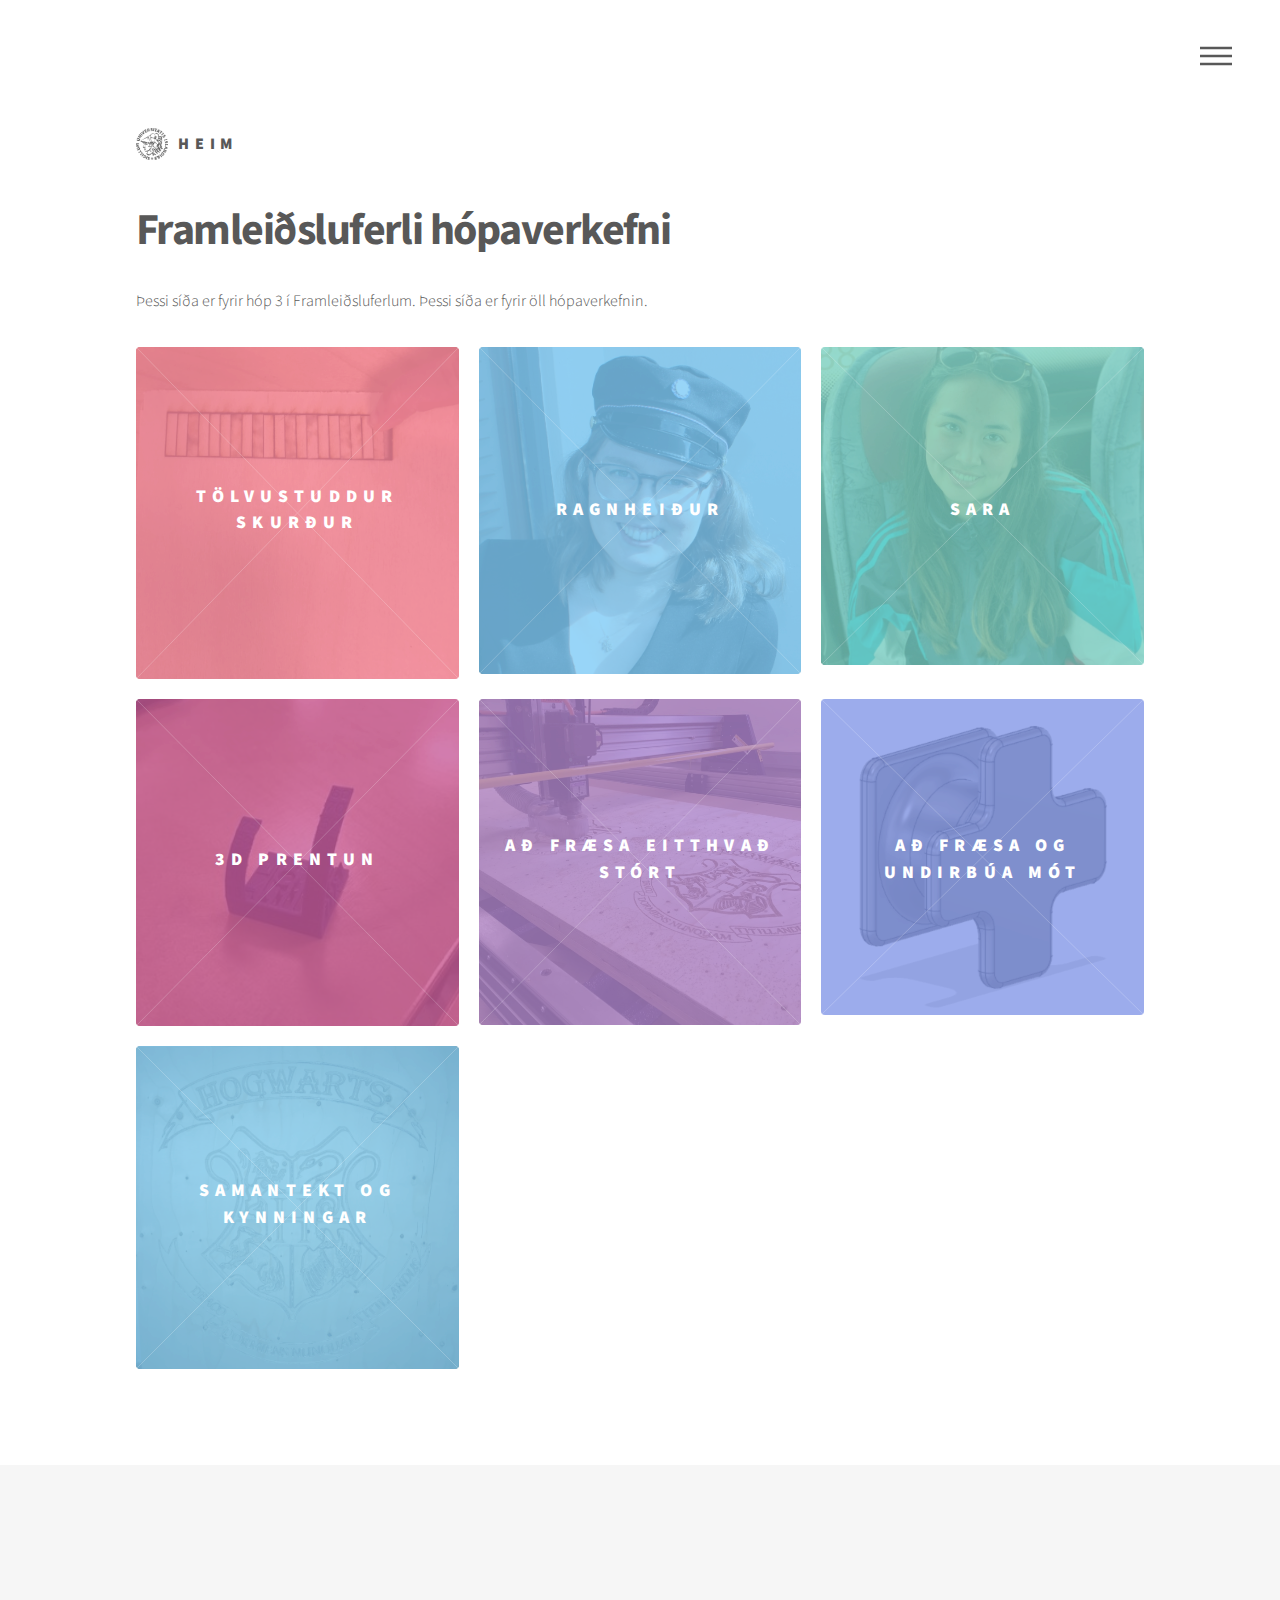
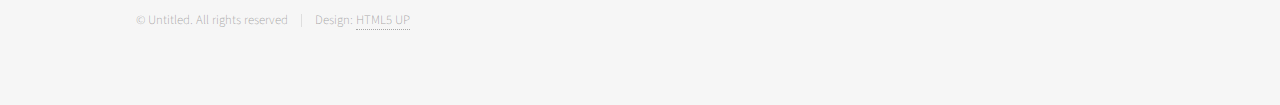
<file: index.html>
<!DOCTYPE HTML>
<!--
	Phantom by HTML5 UP
	html5up.net | @ajlkn
	Free for personal and commercial use under the CCA 3.0 license (html5up.net/license)
-->
<html>
	<head>
		<title>Framleiðsluferli</title>
		<meta charset="utf-8" />
		<meta name="viewport" content="width=device-width, initial-scale=1, user-scalable=no" />
		<link rel="stylesheet" href="assets/css/main.css" />
		<noscript><link rel="stylesheet" href="assets/css/noscript.css" /></noscript>
	</head>
	<body class="is-preload">
		<!-- Wrapper -->
			<div id="wrapper">

				<!-- Header -->
					<header id="header">
						<div class="inner">

							<!-- Logo -->
								<a href="index.html" class="logo">
									<span class="symbol"><img src="images/pallas.jpg" alt="" /></span><span class="title">Heim</span>
								</a>

							<!-- Nav -->
								<nav>
									<ul>
										<li><a href="#menu">Menu</a></li>
									</ul>
								</nav>

						</div>
					</header>

				<!-- Menu -->
					<nav id="menu">
						<h2>Menu</h2>
						<ul>
							<li><a href="index.html">Home</a></li>
							<li><a href="Verk1.html">Verkefni 2</a></li>
                            <li><a href="Verk2.html">Verkefni 3</a></li>
                            <li><a href="Verk3.html">Verkefni 4</a></li>
                            <li><a href="Verk4.html">Verkefni 5</a></li>
                            <li><a href="Verk5.html">Verkefni 6</a></li>
                            <li><a href="Ragnheidur.html">Ragnheiður</a></li>
							<li><a href="Sara.html">Sara</a></li>
						</ul>
					</nav>

				<!-- Main -->
					<div id="main">
						<div class="inner">
							<header>
								<h1>Framleiðsluferli hópaverkefni</h1>
								<p>Þessi síða er fyrir hóp 3 í Framleiðsluferlum. Þessi síða er fyrir öll hópaverkefnin.</p>
							</header>
							<section class="tiles">
								<article class="style1">
									<span class="image">
										<img src="images/kerf4.jpg" alt="" />
									</span>
									<a href="Verk1.html">
										<h2>Tölvustuddur skurður</h2>
										<div class="content">
											<p>Verkefni 2</p>
										</div>
									</a>
								</article>
								<article class="style2">
									<span class="image">
										<img src="images/profill.JPG" alt="" />
									</span>
									<a href="Ragnheidur.html">
										<h2>Ragnheiður</h2>
										<div class="content">
											<p>Um mig og linkur á síðuna mína.</p>
										</div>
									</a>
								</article>
								<article class="style3">
									<span class="image">
										<img src="images/Sara_mynd.jpg" alt="" />
									</span>
									<a href="Sara.html">
										<h2>Sara</h2>
										<div class="content">
											<p>Um mig og linkur á síðuna mína.</p>
										</div>
									</a>
								</article>
								<article class="style4">
									<span class="image">
										<img src="images/prent2_2.jpg" alt="" />
									</span>
									<a href="Verk2.html">
										<h2>3D prentun</h2>
										<div class="content">
											<p>Verkefni 3</p>
										</div>
									</a>
								</article>
								<article class="style5">
									<span class="image">
										<img src="images/fraesing3.jpg" alt="" />
									</span>
									<a href="Verk3.html">
										<h2>Að fræsa eitthvað stórt</h2>
										<div class="content">
											<p>Verkefni 4</p>
										</div>
									</a>
								</article>
								<article class="style6">
									<span class="image">
										<img src="images/veggfesting4.png" alt="" />
									</span>
									<a href="Verk4.html">
										<h2>Að fræsa og undirbúa mót</h2>
										<div class="content">
											<p>Verkefni 5</p>
										</div>
									</a>
								</article>
								<article class="style2">
									<span class="image">
										<img src="images/skjoldur.png"  alt="" />
									</span>
									<a href="Verk5.html">
										<h2>Samantekt og kynningar</h2>
										<div class="content">
											<p>Verkefni 6</p>
										</div>
									</a>
								</article>
                                <!--
								<article class="style3">
									<span class="image">
										<img src="images/pic08.jpg" alt="" />
									</span>
									<a href="generic.html">
										<h2>Dolor</h2>
										<div class="content">
											<p>Sed nisl arcu euismod sit amet nisi lorem etiam dolor veroeros et feugiat.</p>
										</div>
									</a>
								</article>
								<article class="style1">
									<span class="image">
										<img src="images/pic09.jpg" alt="" />
									</span>
									<a href="generic.html">
										<h2>Nullam</h2>
										<div class="content">
											<p>Sed nisl arcu euismod sit amet nisi lorem etiam dolor veroeros et feugiat.</p>
										</div>
									</a>
								</article>
								<article class="style5">
									<span class="image">
										<img src="images/pic10.jpg" alt="" />
									</span>
									<a href="generic.html">
										<h2>Ultricies</h2>
										<div class="content">
											<p>Sed nisl arcu euismod sit amet nisi lorem etiam dolor veroeros et feugiat.</p>
										</div>
									</a>
								</article>
								<article class="style6">
									<span class="image">
										<img src="images/pic11.jpg" alt="" />
									</span>
									<a href="generic.html">
										<h2>Dictum</h2>
										<div class="content">
											<p>Sed nisl arcu euismod sit amet nisi lorem etiam dolor veroeros et feugiat.</p>
										</div>
									</a>
								</article>
								<article class="style4">
									<span class="image">
										<img src="images/pic12.jpg" alt="" />
									</span>
									<a href="generic.html">
										<h2>Pretium</h2>
										<div class="content">
											<p>Sed nisl arcu euismod sit amet nisi lorem etiam dolor veroeros et feugiat.</p>
										</div>
									</a>
								</article>
-->
							</section>
						</div>
					</div>

				<!-- Footer -->
					<footer id="footer">
						<div class="inner">
							<section>
								
							</section>
							<section>
								
							</section>
							<ul class="copyright">
								<li>&copy; Untitled. All rights reserved</li><li>Design: <a href="http://html5up.net">HTML5 UP</a></li>
							</ul>
						</div>
					</footer>

			</div>

		<!-- Scripts -->
			<script src="assets/js/jquery.min.js"></script>
			<script src="assets/js/browser.min.js"></script>
			<script src="assets/js/breakpoints.min.js"></script>
			<script src="assets/js/util.js"></script>
			<script src="assets/js/main.js"></script>

	</body>
</html>
</file>
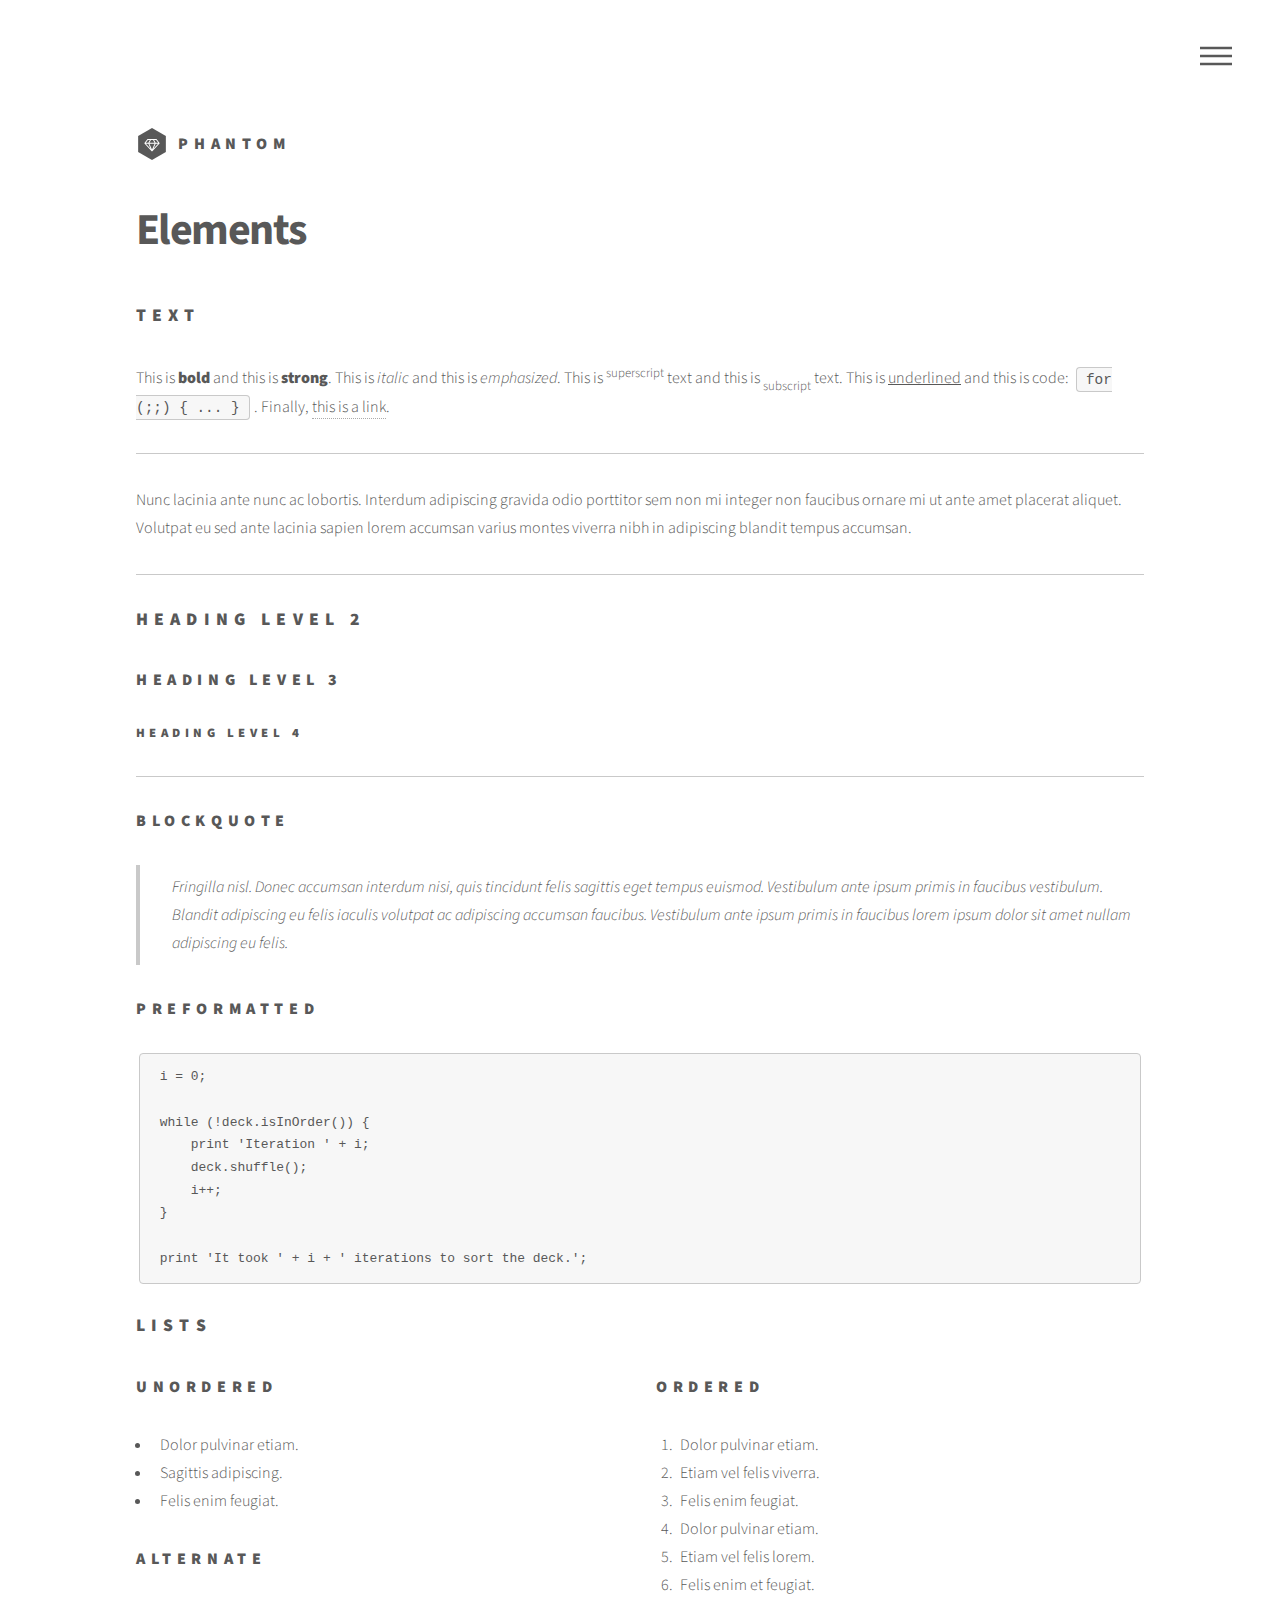
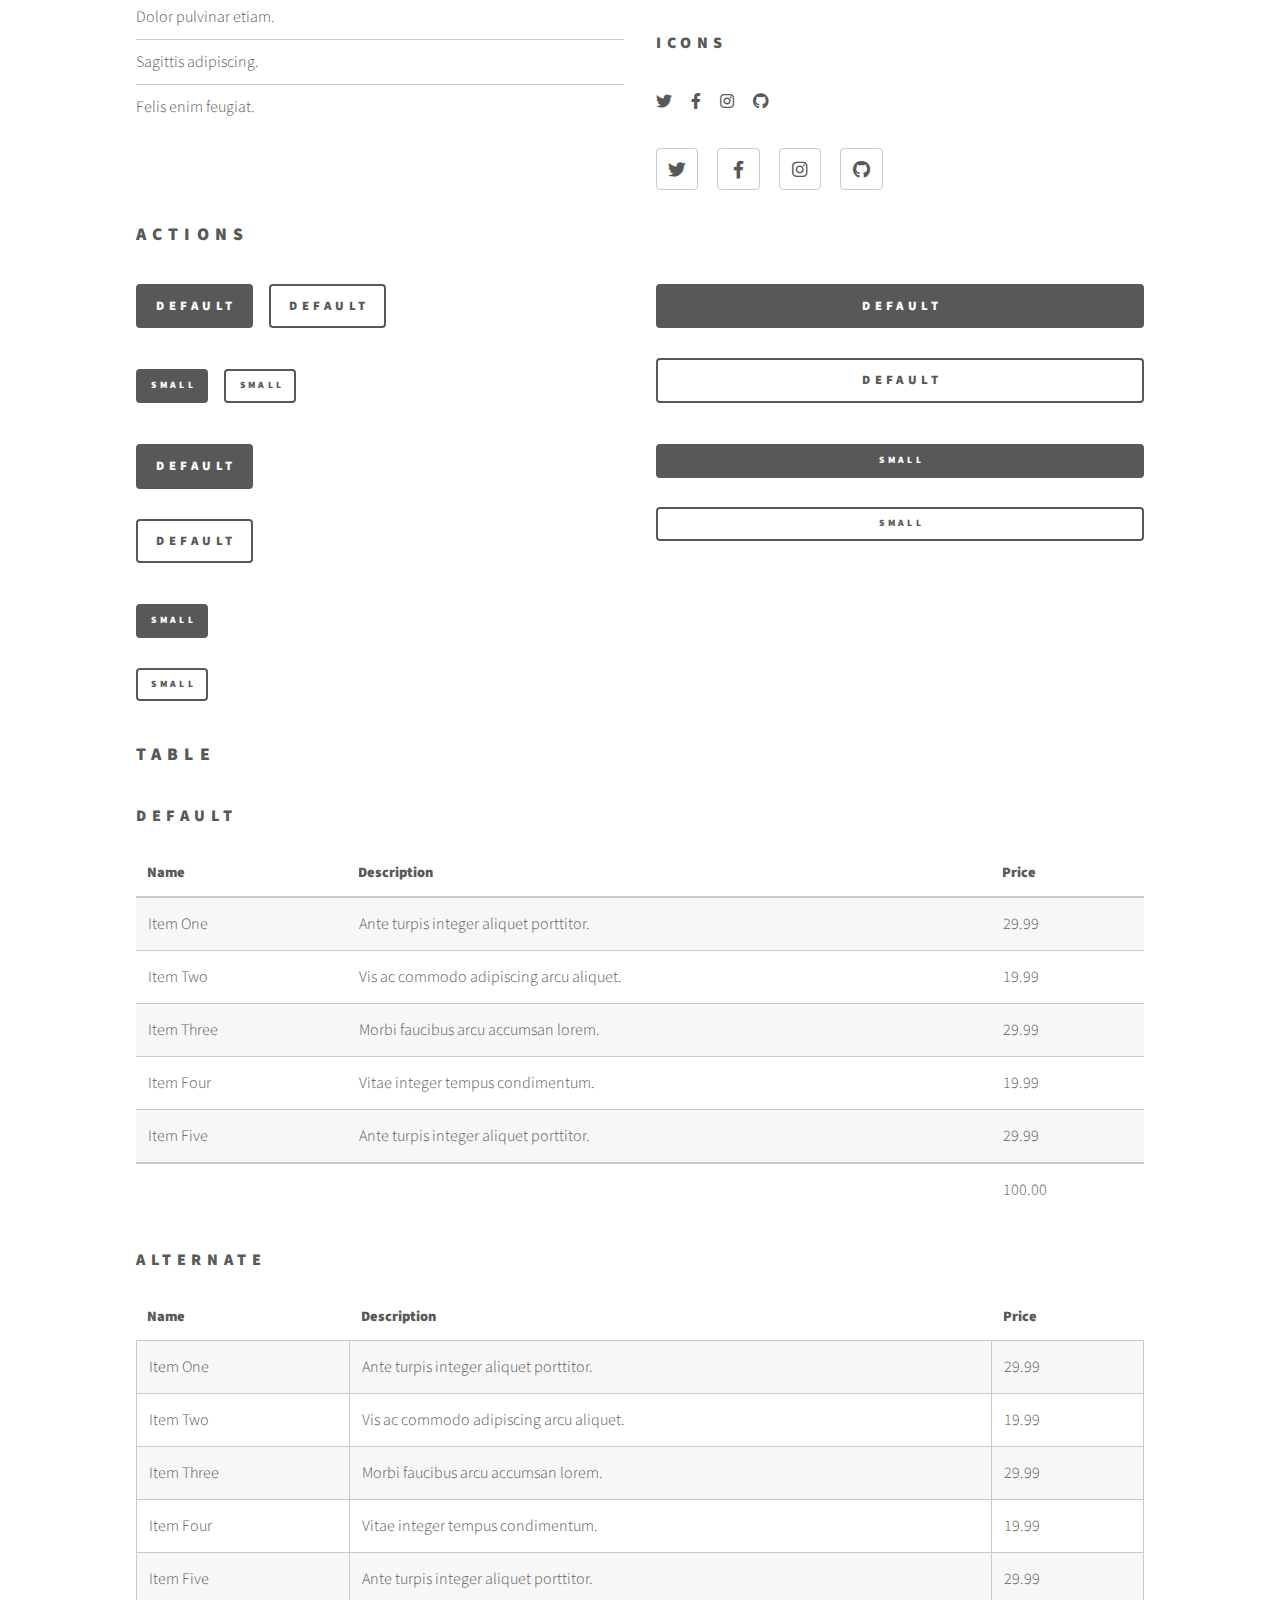
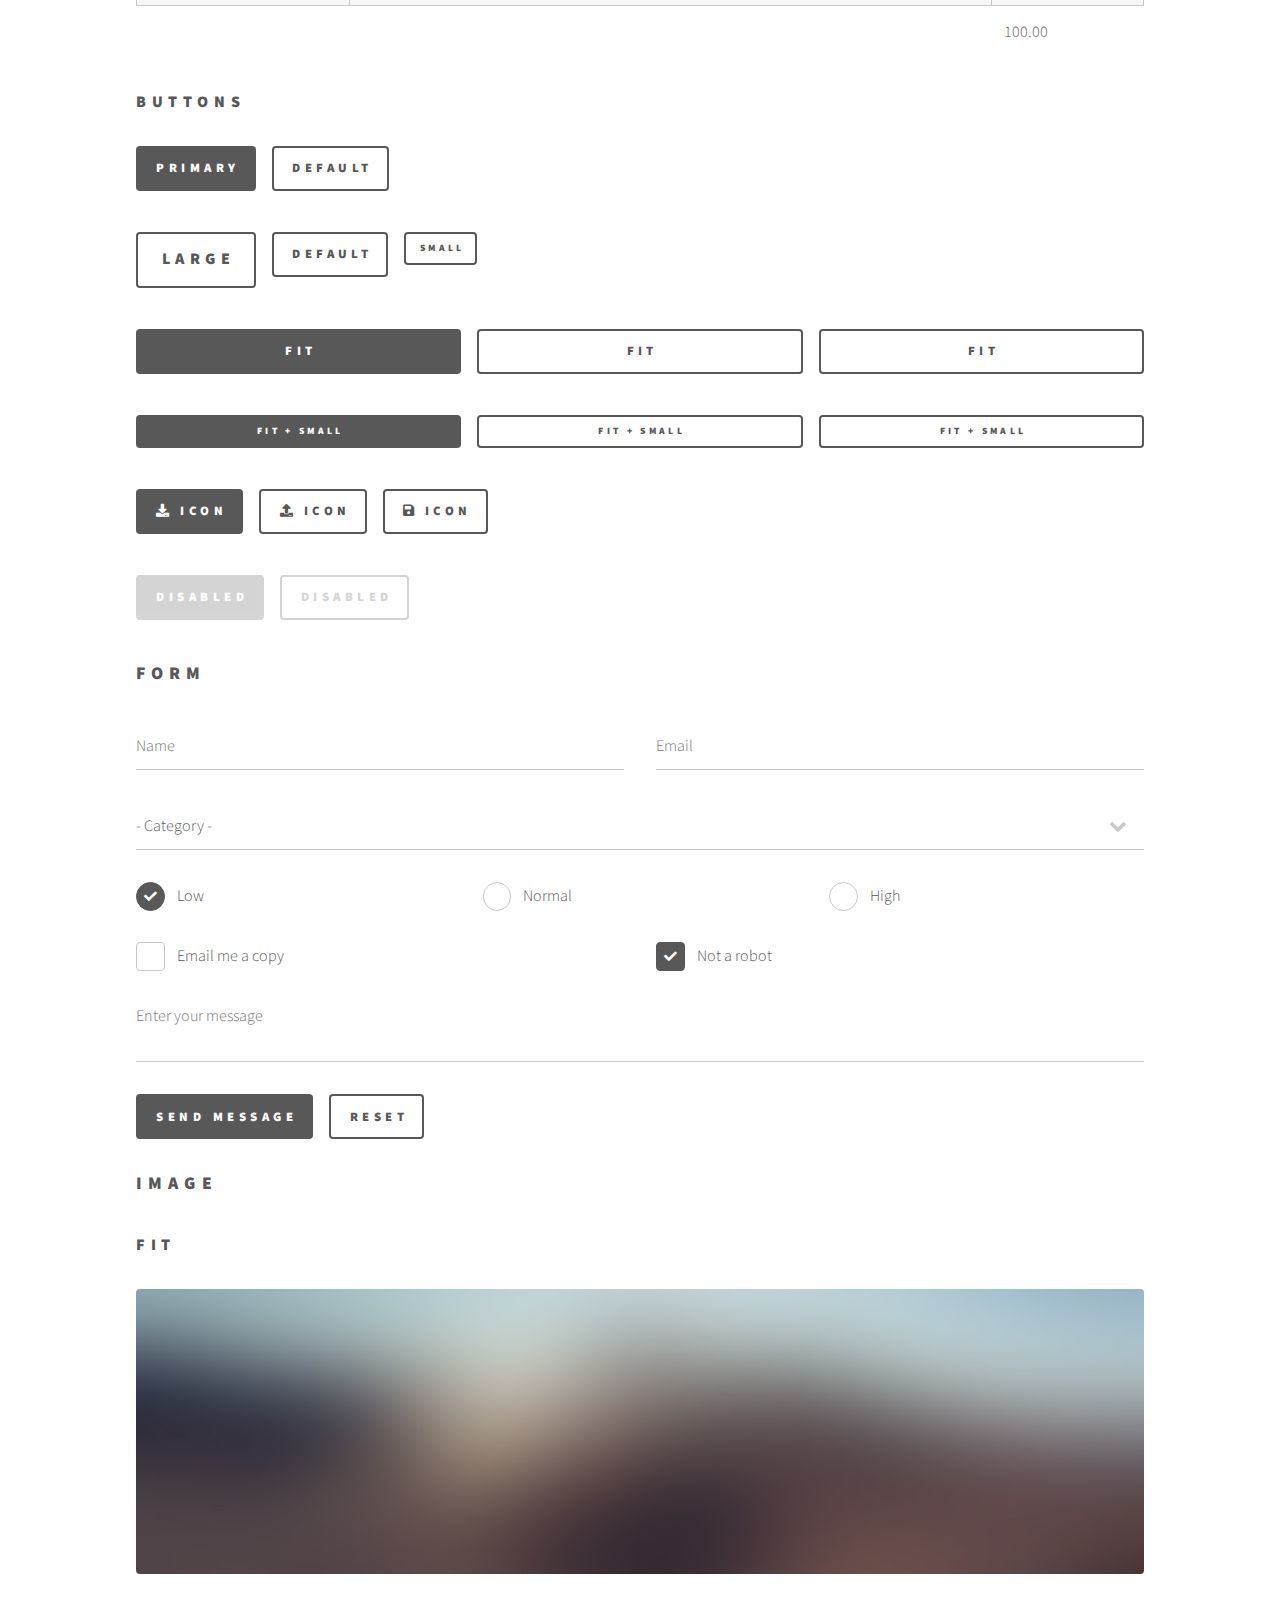
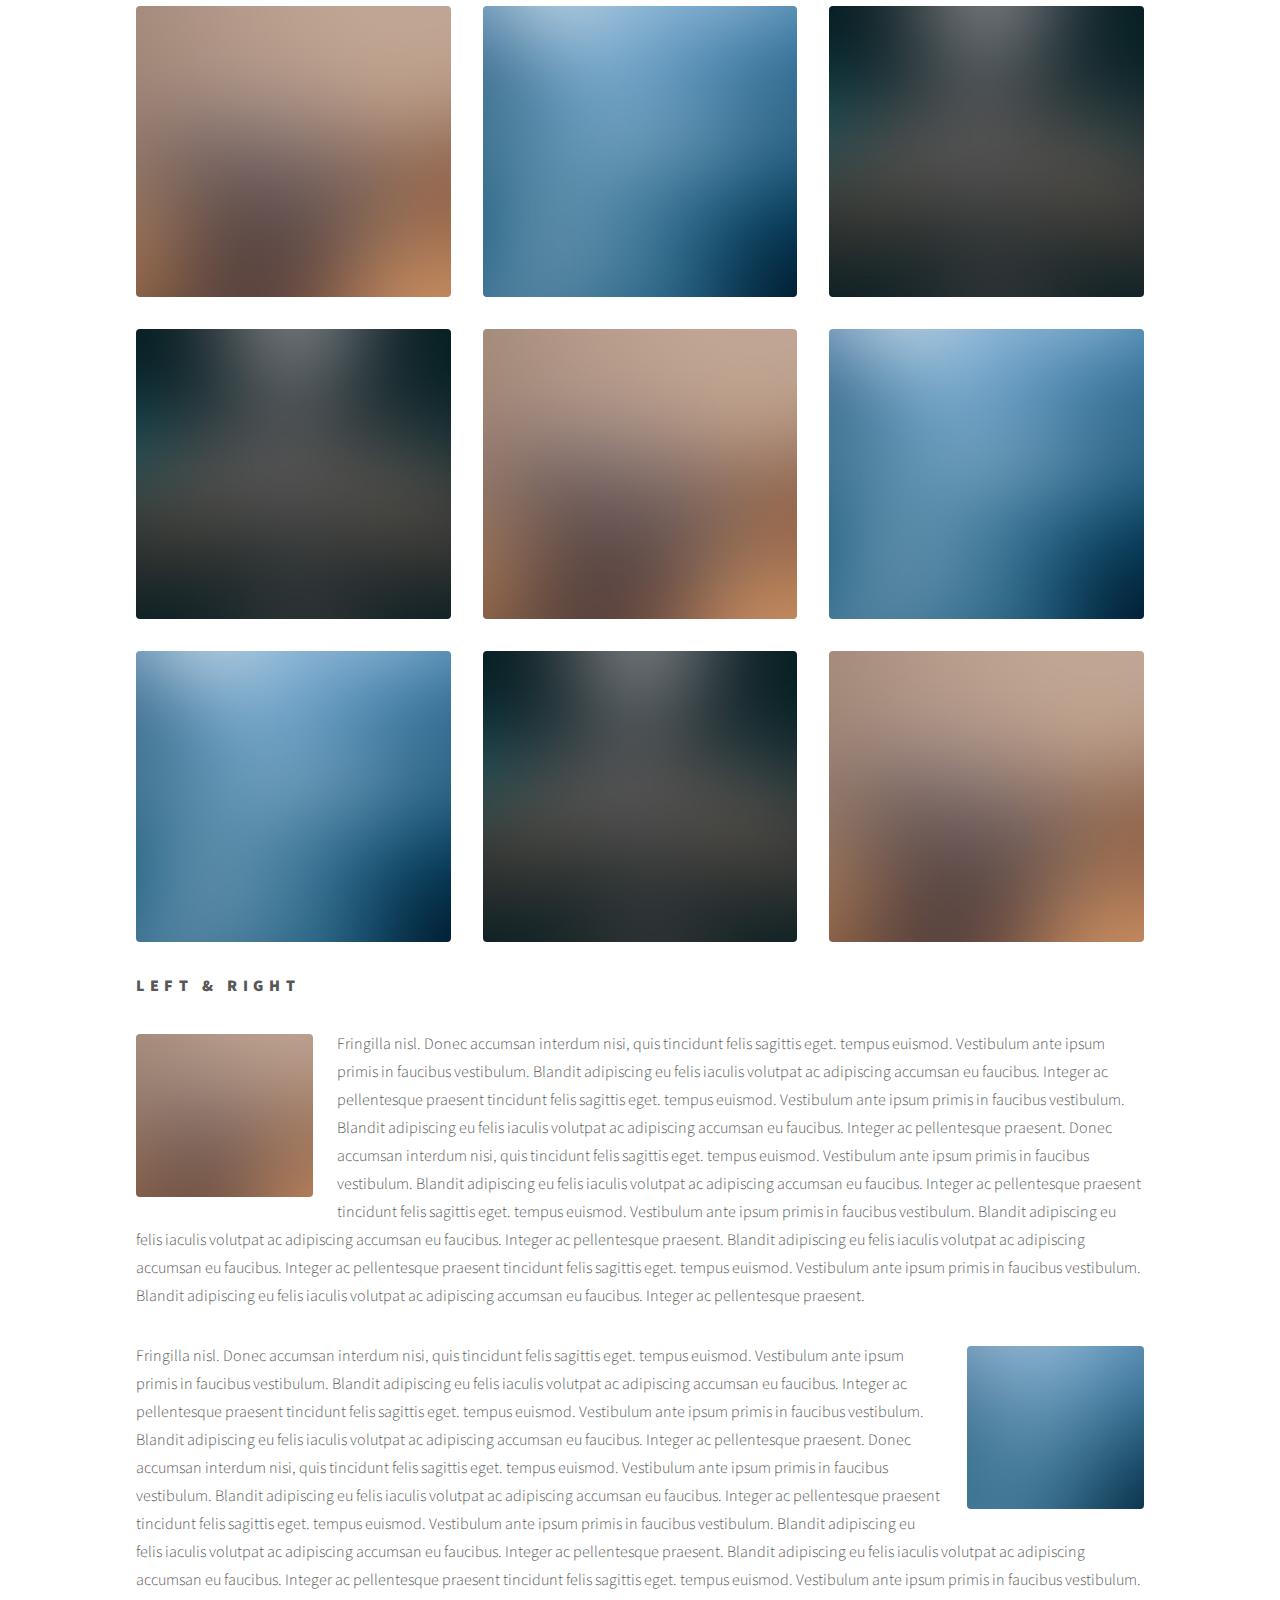
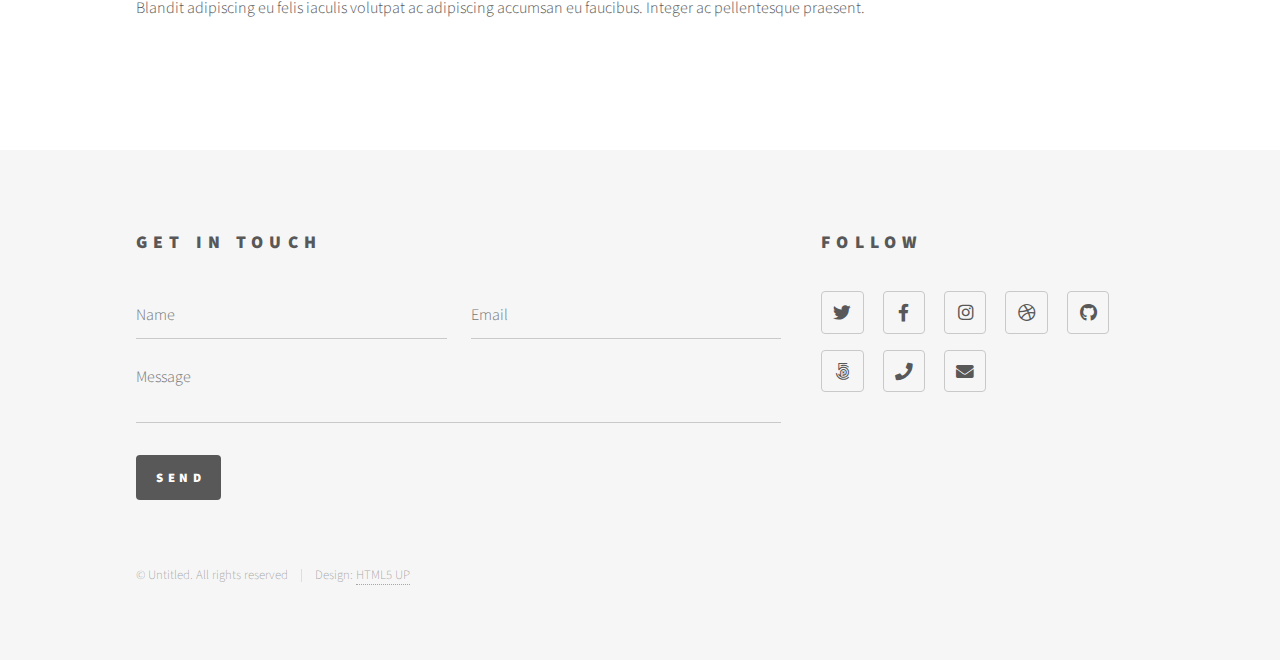
<file: elements.html>
<!DOCTYPE HTML>
<!--
	Phantom by HTML5 UP
	html5up.net | @ajlkn
	Free for personal and commercial use under the CCA 3.0 license (html5up.net/license)
-->
<html>
	<head>
		<title>Elements - Phantom by HTML5 UP</title>
		<meta charset="utf-8" />
		<meta name="viewport" content="width=device-width, initial-scale=1, user-scalable=no" />
		<link rel="stylesheet" href="assets/css/main.css" />
		<noscript><link rel="stylesheet" href="assets/css/noscript.css" /></noscript>
	</head>
	<body class="is-preload">
		<!-- Wrapper -->
			<div id="wrapper">

				<!-- Header -->
					<header id="header">
						<div class="inner">

							<!-- Logo -->
								<a href="index.html" class="logo">
									<span class="symbol"><img src="images/logo.svg" alt="" /></span><span class="title">Phantom</span>
								</a>

							<!-- Nav -->
								<nav>
									<ul>
										<li><a href="#menu">Menu</a></li>
									</ul>
								</nav>

						</div>
					</header>

				<!-- Menu -->
					<nav id="menu">
						<h2>Menu</h2>
						<ul>
							<li><a href="index.html">Home</a></li>
							<li><a href="generic.html">Ipsum veroeros</a></li>
							<li><a href="generic.html">Tempus etiam</a></li>
							<li><a href="generic.html">Consequat dolor</a></li>
							<li><a href="elements.html">Elements</a></li>
						</ul>
					</nav>

				<!-- Main -->
					<div id="main">
						<div class="inner">
							<h1>Elements</h1>

							<!-- Text -->
								<section>
									<h2>Text</h2>
									<p>This is <b>bold</b> and this is <strong>strong</strong>. This is <i>italic</i> and this is <em>emphasized</em>.
									This is <sup>superscript</sup> text and this is <sub>subscript</sub> text.
									This is <u>underlined</u> and this is code: <code>for (;;) { ... }</code>. Finally, <a href="#">this is a link</a>.</p>
									<hr />
									<p>Nunc lacinia ante nunc ac lobortis. Interdum adipiscing gravida odio porttitor sem non mi integer non faucibus ornare mi ut ante amet placerat aliquet. Volutpat eu sed ante lacinia sapien lorem accumsan varius montes viverra nibh in adipiscing blandit tempus accumsan.</p>
									<hr />
									<h2>Heading Level 2</h2>
									<h3>Heading Level 3</h3>
									<h4>Heading Level 4</h4>
									<hr />
									<h3>Blockquote</h3>
									<blockquote>Fringilla nisl. Donec accumsan interdum nisi, quis tincidunt felis sagittis eget tempus euismod. Vestibulum ante ipsum primis in faucibus vestibulum. Blandit adipiscing eu felis iaculis volutpat ac adipiscing accumsan faucibus. Vestibulum ante ipsum primis in faucibus lorem ipsum dolor sit amet nullam adipiscing eu felis.</blockquote>
									<h3>Preformatted</h3>
									<pre><code>i = 0;

while (!deck.isInOrder()) {
    print 'Iteration ' + i;
    deck.shuffle();
    i++;
}

print 'It took ' + i + ' iterations to sort the deck.';</code></pre>
								</section>

							<!-- Lists -->
								<section>
									<h2>Lists</h2>
									<div class="row">
										<div class="col-6 col-12-medium">
											<h3>Unordered</h3>
											<ul>
												<li>Dolor pulvinar etiam.</li>
												<li>Sagittis adipiscing.</li>
												<li>Felis enim feugiat.</li>
											</ul>
											<h3>Alternate</h3>
											<ul class="alt">
												<li>Dolor pulvinar etiam.</li>
												<li>Sagittis adipiscing.</li>
												<li>Felis enim feugiat.</li>
											</ul>
										</div>
										<div class="col-6 col-12-medium">
											<h3>Ordered</h3>
											<ol>
												<li>Dolor pulvinar etiam.</li>
												<li>Etiam vel felis viverra.</li>
												<li>Felis enim feugiat.</li>
												<li>Dolor pulvinar etiam.</li>
												<li>Etiam vel felis lorem.</li>
												<li>Felis enim et feugiat.</li>
											</ol>
											<h3>Icons</h3>
											<ul class="icons">
												<li><a href="#" class="icon brands style1 fa-twitter"><span class="label">Twitter</span></a></li>
												<li><a href="#" class="icon brands style1 fa-facebook-f"><span class="label">Facebook</span></a></li>
												<li><a href="#" class="icon brands style1 fa-instagram"><span class="label">Instagram</span></a></li>
												<li><a href="#" class="icon brands style1 fa-github"><span class="label">Github</span></a></li>
											</ul>
											<ul class="icons">
												<li><a href="#" class="icon brands style2 fa-twitter"><span class="label">Twitter</span></a></li>
												<li><a href="#" class="icon brands style2 fa-facebook-f"><span class="label">Facebook</span></a></li>
												<li><a href="#" class="icon brands style2 fa-instagram"><span class="label">Instagram</span></a></li>
												<li><a href="#" class="icon brands style2 fa-github"><span class="label">Github</span></a></li>
											</ul>
										</div>
									</div>
									<h2>Actions</h2>
									<div class="row">
										<div class="col-6 col-12-medium">
											<ul class="actions">
												<li><a href="#" class="button primary">Default</a></li>
												<li><a href="#" class="button">Default</a></li>
											</ul>
											<ul class="actions small">
												<li><a href="#" class="button primary small">Small</a></li>
												<li><a href="#" class="button small">Small</a></li>
											</ul>
											<ul class="actions stacked">
												<li><a href="#" class="button primary">Default</a></li>
												<li><a href="#" class="button">Default</a></li>
											</ul>
											<ul class="actions stacked">
												<li><a href="#" class="button primary small">Small</a></li>
												<li><a href="#" class="button small">Small</a></li>
											</ul>
										</div>
										<div class="col-6 col-12-medium">
											<ul class="actions stacked">
												<li><a href="#" class="button primary fit">Default</a></li>
												<li><a href="#" class="button fit">Default</a></li>
											</ul>
											<ul class="actions stacked">
												<li><a href="#" class="button primary small fit">Small</a></li>
												<li><a href="#" class="button small fit">Small</a></li>
											</ul>
										</div>
									</div>
								</section>

							<!-- Table -->
								<section>
									<h2>Table</h2>
									<h3>Default</h3>
									<div class="table-wrapper">
										<table>
											<thead>
												<tr>
													<th>Name</th>
													<th>Description</th>
													<th>Price</th>
												</tr>
											</thead>
											<tbody>
												<tr>
													<td>Item One</td>
													<td>Ante turpis integer aliquet porttitor.</td>
													<td>29.99</td>
												</tr>
												<tr>
													<td>Item Two</td>
													<td>Vis ac commodo adipiscing arcu aliquet.</td>
													<td>19.99</td>
												</tr>
												<tr>
													<td>Item Three</td>
													<td> Morbi faucibus arcu accumsan lorem.</td>
													<td>29.99</td>
												</tr>
												<tr>
													<td>Item Four</td>
													<td>Vitae integer tempus condimentum.</td>
													<td>19.99</td>
												</tr>
												<tr>
													<td>Item Five</td>
													<td>Ante turpis integer aliquet porttitor.</td>
													<td>29.99</td>
												</tr>
											</tbody>
											<tfoot>
												<tr>
													<td colspan="2"></td>
													<td>100.00</td>
												</tr>
											</tfoot>
										</table>
									</div>

									<h3>Alternate</h3>
									<div class="table-wrapper">
										<table class="alt">
											<thead>
												<tr>
													<th>Name</th>
													<th>Description</th>
													<th>Price</th>
												</tr>
											</thead>
											<tbody>
												<tr>
													<td>Item One</td>
													<td>Ante turpis integer aliquet porttitor.</td>
													<td>29.99</td>
												</tr>
												<tr>
													<td>Item Two</td>
													<td>Vis ac commodo adipiscing arcu aliquet.</td>
													<td>19.99</td>
												</tr>
												<tr>
													<td>Item Three</td>
													<td> Morbi faucibus arcu accumsan lorem.</td>
													<td>29.99</td>
												</tr>
												<tr>
													<td>Item Four</td>
													<td>Vitae integer tempus condimentum.</td>
													<td>19.99</td>
												</tr>
												<tr>
													<td>Item Five</td>
													<td>Ante turpis integer aliquet porttitor.</td>
													<td>29.99</td>
												</tr>
											</tbody>
											<tfoot>
												<tr>
													<td colspan="2"></td>
													<td>100.00</td>
												</tr>
											</tfoot>
										</table>
									</div>
								</section>

							<!-- Buttons -->
								<section>
									<h3>Buttons</h3>
									<ul class="actions">
										<li><a href="#" class="button primary">Primary</a></li>
										<li><a href="#" class="button">Default</a></li>
									</ul>
									<ul class="actions">
										<li><a href="#" class="button large">Large</a></li>
										<li><a href="#" class="button">Default</a></li>
										<li><a href="#" class="button small">Small</a></li>
									</ul>
									<ul class="actions fit">
										<li><a href="#" class="button primary fit">Fit</a></li>
										<li><a href="#" class="button fit">Fit</a></li>
										<li><a href="#" class="button fit">Fit</a></li>
									</ul>
									<ul class="actions fit small">
										<li><a href="#" class="button primary fit small">Fit + Small</a></li>
										<li><a href="#" class="button fit small">Fit + Small</a></li>
										<li><a href="#" class="button fit small">Fit + Small</a></li>
									</ul>
									<ul class="actions">
										<li><a href="#" class="button primary icon solid fa-download">Icon</a></li>
										<li><a href="#" class="button icon solid fa-upload">Icon</a></li>
										<li><a href="#" class="button icon solid fa-save">Icon</a></li>
									</ul>
									<ul class="actions">
										<li><span class="button primary disabled">Disabled</span></li>
										<li><span class="button disabled">Disabled</span></li>
									</ul>
								</section>

							<!-- Form -->
								<section>
									<h2>Form</h2>
									<form method="post" action="#">
										<div class="row gtr-uniform">
											<div class="col-6 col-12-xsmall">
												<input type="text" name="demo-name" id="demo-name" value="" placeholder="Name" />
											</div>
											<div class="col-6 col-12-xsmall">
												<input type="email" name="demo-email" id="demo-email" value="" placeholder="Email" />
											</div>
											<div class="col-12">
												<select name="demo-category" id="demo-category">
													<option value="">- Category -</option>
													<option value="1">Manufacturing</option>
													<option value="1">Shipping</option>
													<option value="1">Administration</option>
													<option value="1">Human Resources</option>
												</select>
											</div>
											<div class="col-4 col-12-small">
												<input type="radio" id="demo-priority-low" name="demo-priority" checked>
												<label for="demo-priority-low">Low</label>
											</div>
											<div class="col-4 col-12-small">
												<input type="radio" id="demo-priority-normal" name="demo-priority">
												<label for="demo-priority-normal">Normal</label>
											</div>
											<div class="col-4 col-12-small">
												<input type="radio" id="demo-priority-high" name="demo-priority">
												<label for="demo-priority-high">High</label>
											</div>
											<div class="col-6 col-12-small">
												<input type="checkbox" id="demo-copy" name="demo-copy">
												<label for="demo-copy">Email me a copy</label>
											</div>
											<div class="col-6 col-12-small">
												<input type="checkbox" id="demo-human" name="demo-human" checked>
												<label for="demo-human">Not a robot</label>
											</div>
											<div class="col-12">
												<textarea name="demo-message" id="demo-message" placeholder="Enter your message" rows="6"></textarea>
											</div>
											<div class="col-12">
												<ul class="actions">
													<li><input type="submit" value="Send Message" class="primary" /></li>
													<li><input type="reset" value="Reset" /></li>
												</ul>
											</div>
										</div>
									</form>
								</section>

							<!-- Image -->
								<section>
									<h2>Image</h2>
									<h3>Fit</h3>
									<div class="box alt">
										<div class="row gtr-uniform">
											<div class="col-12"><span class="image fit"><img src="images/pic13.jpg" alt="" /></span></div>
											<div class="col-4"><span class="image fit"><img src="images/pic01.jpg" alt="" /></span></div>
											<div class="col-4"><span class="image fit"><img src="images/pic02.jpg" alt="" /></span></div>
											<div class="col-4"><span class="image fit"><img src="images/pic03.jpg" alt="" /></span></div>
											<div class="col-4"><span class="image fit"><img src="images/pic03.jpg" alt="" /></span></div>
											<div class="col-4"><span class="image fit"><img src="images/pic01.jpg" alt="" /></span></div>
											<div class="col-4"><span class="image fit"><img src="images/pic02.jpg" alt="" /></span></div>
											<div class="col-4"><span class="image fit"><img src="images/pic02.jpg" alt="" /></span></div>
											<div class="col-4"><span class="image fit"><img src="images/pic03.jpg" alt="" /></span></div>
											<div class="col-4"><span class="image fit"><img src="images/pic01.jpg" alt="" /></span></div>
										</div>
									</div>
									<h3>Left &amp; Right</h3>
									<p><span class="image left"><img src="images/pic14.jpg" alt="" /></span>Fringilla nisl. Donec accumsan interdum nisi, quis tincidunt felis sagittis eget. tempus euismod. Vestibulum ante ipsum primis in faucibus vestibulum. Blandit adipiscing eu felis iaculis volutpat ac adipiscing accumsan eu faucibus. Integer ac pellentesque praesent tincidunt felis sagittis eget. tempus euismod. Vestibulum ante ipsum primis in faucibus vestibulum. Blandit adipiscing eu felis iaculis volutpat ac adipiscing accumsan eu faucibus. Integer ac pellentesque praesent. Donec accumsan interdum nisi, quis tincidunt felis sagittis eget. tempus euismod. Vestibulum ante ipsum primis in faucibus vestibulum. Blandit adipiscing eu felis iaculis volutpat ac adipiscing accumsan eu faucibus. Integer ac pellentesque praesent tincidunt felis sagittis eget. tempus euismod. Vestibulum ante ipsum primis in faucibus vestibulum. Blandit adipiscing eu felis iaculis volutpat ac adipiscing accumsan eu faucibus. Integer ac pellentesque praesent. Blandit adipiscing eu felis iaculis volutpat ac adipiscing accumsan eu faucibus. Integer ac pellentesque praesent tincidunt felis sagittis eget. tempus euismod. Vestibulum ante ipsum primis in faucibus vestibulum. Blandit adipiscing eu felis iaculis volutpat ac adipiscing accumsan eu faucibus. Integer ac pellentesque praesent.</p>
									<p><span class="image right"><img src="images/pic15.jpg" alt="" /></span>Fringilla nisl. Donec accumsan interdum nisi, quis tincidunt felis sagittis eget. tempus euismod. Vestibulum ante ipsum primis in faucibus vestibulum. Blandit adipiscing eu felis iaculis volutpat ac adipiscing accumsan eu faucibus. Integer ac pellentesque praesent tincidunt felis sagittis eget. tempus euismod. Vestibulum ante ipsum primis in faucibus vestibulum. Blandit adipiscing eu felis iaculis volutpat ac adipiscing accumsan eu faucibus. Integer ac pellentesque praesent. Donec accumsan interdum nisi, quis tincidunt felis sagittis eget. tempus euismod. Vestibulum ante ipsum primis in faucibus vestibulum. Blandit adipiscing eu felis iaculis volutpat ac adipiscing accumsan eu faucibus. Integer ac pellentesque praesent tincidunt felis sagittis eget. tempus euismod. Vestibulum ante ipsum primis in faucibus vestibulum. Blandit adipiscing eu felis iaculis volutpat ac adipiscing accumsan eu faucibus. Integer ac pellentesque praesent. Blandit adipiscing eu felis iaculis volutpat ac adipiscing accumsan eu faucibus. Integer ac pellentesque praesent tincidunt felis sagittis eget. tempus euismod. Vestibulum ante ipsum primis in faucibus vestibulum. Blandit adipiscing eu felis iaculis volutpat ac adipiscing accumsan eu faucibus. Integer ac pellentesque praesent.</p>
								</section>

						</div>
					</div>

				<!-- Footer -->
					<footer id="footer">
						<div class="inner">
							<section>
								<h2>Get in touch</h2>
								<form method="post" action="#">
									<div class="fields">
										<div class="field half">
											<input type="text" name="name" id="name" placeholder="Name" />
										</div>
										<div class="field half">
											<input type="email" name="email" id="email" placeholder="Email" />
										</div>
										<div class="field">
											<textarea name="message" id="message" placeholder="Message"></textarea>
										</div>
									</div>
									<ul class="actions">
										<li><input type="submit" value="Send" class="primary" /></li>
									</ul>
								</form>
							</section>
							<section>
								<h2>Follow</h2>
								<ul class="icons">
									<li><a href="#" class="icon brands style2 fa-twitter"><span class="label">Twitter</span></a></li>
									<li><a href="#" class="icon brands style2 fa-facebook-f"><span class="label">Facebook</span></a></li>
									<li><a href="#" class="icon brands style2 fa-instagram"><span class="label">Instagram</span></a></li>
									<li><a href="#" class="icon brands style2 fa-dribbble"><span class="label">Dribbble</span></a></li>
									<li><a href="#" class="icon brands style2 fa-github"><span class="label">GitHub</span></a></li>
									<li><a href="#" class="icon brands style2 fa-500px"><span class="label">500px</span></a></li>
									<li><a href="#" class="icon solid style2 fa-phone"><span class="label">Phone</span></a></li>
									<li><a href="#" class="icon solid style2 fa-envelope"><span class="label">Email</span></a></li>
								</ul>
							</section>
							<ul class="copyright">
								<li>&copy; Untitled. All rights reserved</li><li>Design: <a href="http://html5up.net">HTML5 UP</a></li>
							</ul>
						</div>
					</footer>

			</div>

		<!-- Scripts -->
			<script src="assets/js/jquery.min.js"></script>
			<script src="assets/js/browser.min.js"></script>
			<script src="assets/js/breakpoints.min.js"></script>
			<script src="assets/js/util.js"></script>
			<script src="assets/js/main.js"></script>

	</body>
</html>
</file>
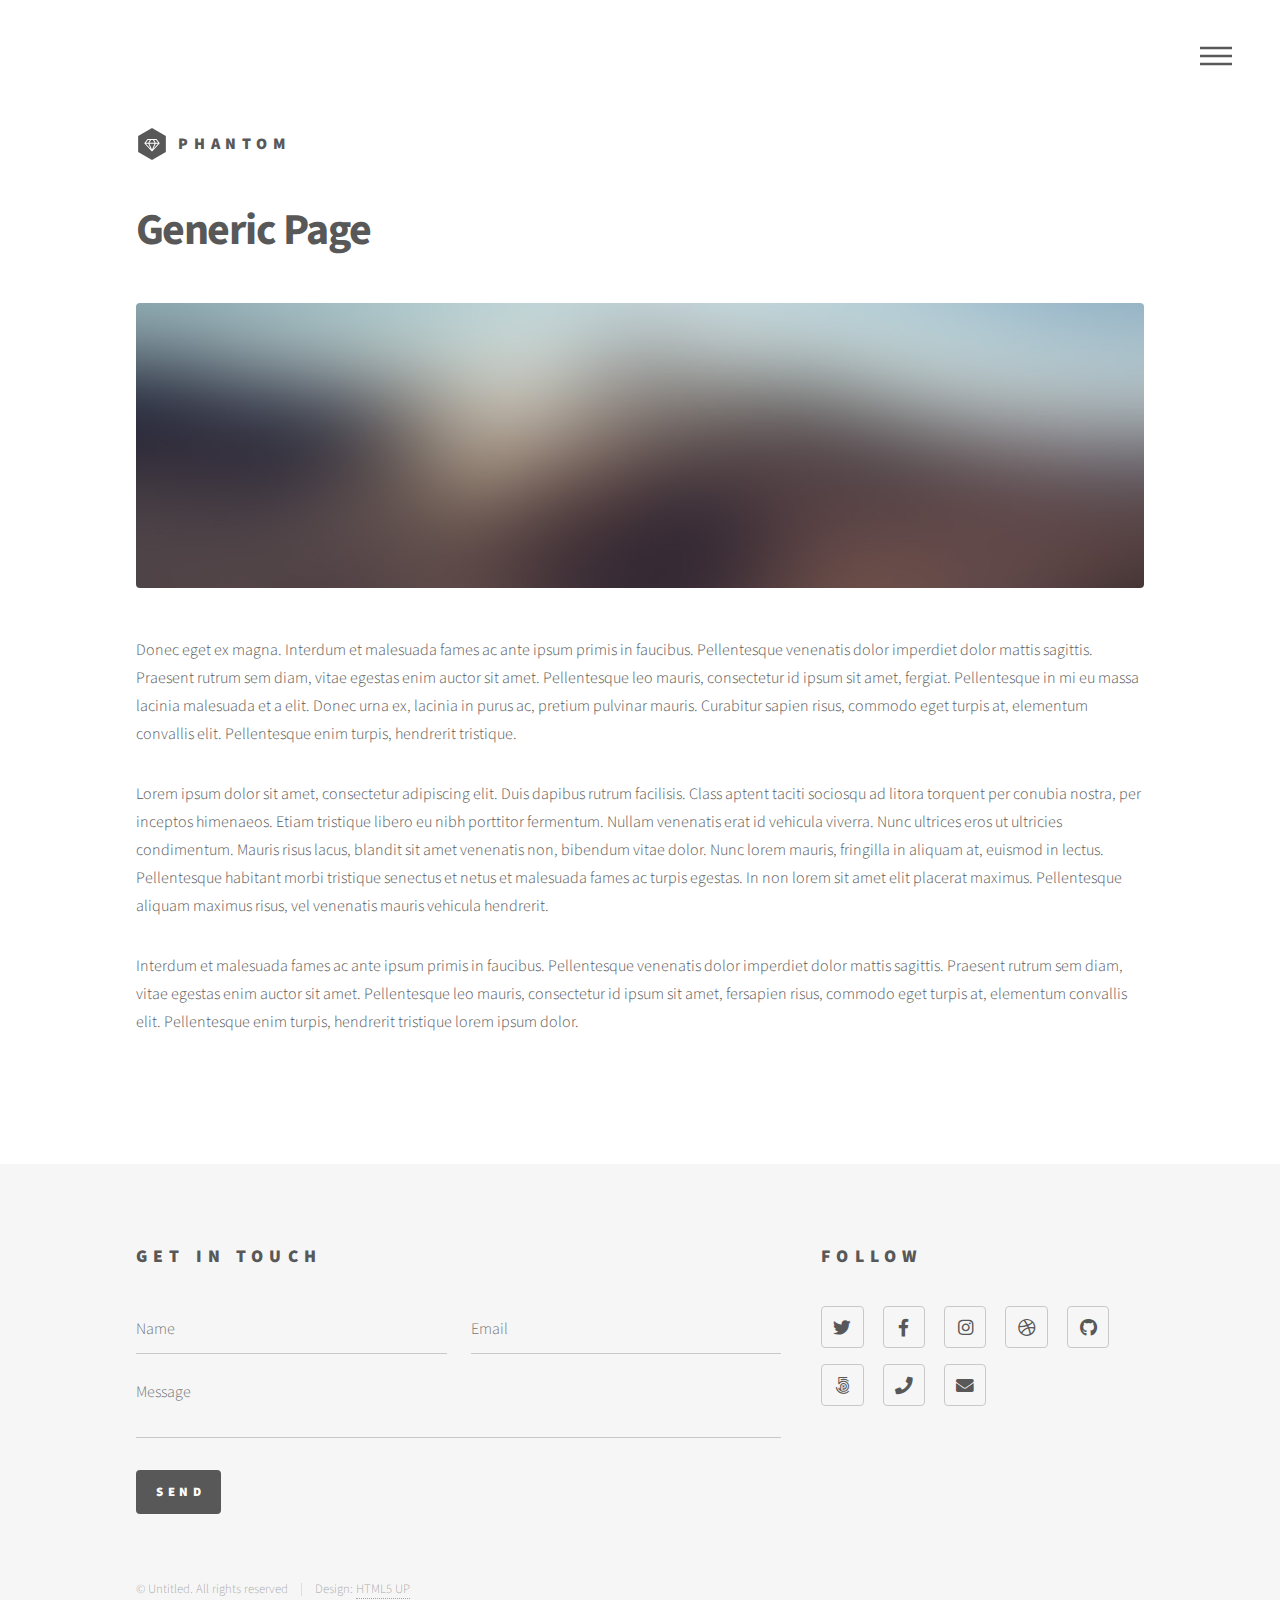
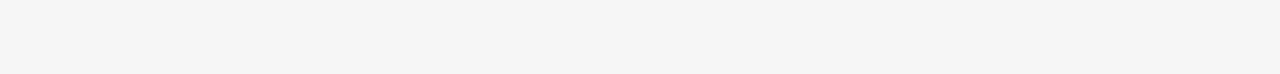
<file: generic.html>
<!DOCTYPE HTML>
<!--
	Phantom by HTML5 UP
	html5up.net | @ajlkn
	Free for personal and commercial use under the CCA 3.0 license (html5up.net/license)
-->
<html>
	<head>
		<title>Generic - Phantom by HTML5 UP</title>
		<meta charset="utf-8" />
		<meta name="viewport" content="width=device-width, initial-scale=1, user-scalable=no" />
		<link rel="stylesheet" href="assets/css/main.css" />
		<noscript><link rel="stylesheet" href="assets/css/noscript.css" /></noscript>
	</head>
	<body class="is-preload">
		<!-- Wrapper -->
			<div id="wrapper">

				<!-- Header -->
					<header id="header">
						<div class="inner">

							<!-- Logo -->
								<a href="index.html" class="logo">
									<span class="symbol"><img src="images/logo.svg" alt="" /></span><span class="title">Phantom</span>
								</a>

							<!-- Nav -->
								<nav>
									<ul>
										<li><a href="#menu">Menu</a></li>
									</ul>
								</nav>

						</div>
					</header>

				<!-- Menu -->
					<nav id="menu">
						<h2>Menu</h2>
						<ul>
							<li><a href="index.html">Home</a></li>
							<li><a href="generic.html">Ipsum veroeros</a></li>
							<li><a href="generic.html">Tempus etiam</a></li>
							<li><a href="generic.html">Consequat dolor</a></li>
							<li><a href="elements.html">Elements</a></li>
						</ul>
					</nav>

				<!-- Main -->
					<div id="main">
						<div class="inner">
							<h1>Generic Page</h1>
							<span class="image main"><img src="images/pic13.jpg" alt="" /></span>
							<p>Donec eget ex magna. Interdum et malesuada fames ac ante ipsum primis in faucibus. Pellentesque venenatis dolor imperdiet dolor mattis sagittis. Praesent rutrum sem diam, vitae egestas enim auctor sit amet. Pellentesque leo mauris, consectetur id ipsum sit amet, fergiat. Pellentesque in mi eu massa lacinia malesuada et a elit. Donec urna ex, lacinia in purus ac, pretium pulvinar mauris. Curabitur sapien risus, commodo eget turpis at, elementum convallis elit. Pellentesque enim turpis, hendrerit tristique.</p>
							<p>Lorem ipsum dolor sit amet, consectetur adipiscing elit. Duis dapibus rutrum facilisis. Class aptent taciti sociosqu ad litora torquent per conubia nostra, per inceptos himenaeos. Etiam tristique libero eu nibh porttitor fermentum. Nullam venenatis erat id vehicula viverra. Nunc ultrices eros ut ultricies condimentum. Mauris risus lacus, blandit sit amet venenatis non, bibendum vitae dolor. Nunc lorem mauris, fringilla in aliquam at, euismod in lectus. Pellentesque habitant morbi tristique senectus et netus et malesuada fames ac turpis egestas. In non lorem sit amet elit placerat maximus. Pellentesque aliquam maximus risus, vel venenatis mauris vehicula hendrerit.</p>
							<p>Interdum et malesuada fames ac ante ipsum primis in faucibus. Pellentesque venenatis dolor imperdiet dolor mattis sagittis. Praesent rutrum sem diam, vitae egestas enim auctor sit amet. Pellentesque leo mauris, consectetur id ipsum sit amet, fersapien risus, commodo eget turpis at, elementum convallis elit. Pellentesque enim turpis, hendrerit tristique lorem ipsum dolor.</p>
						</div>
					</div>

				<!-- Footer -->
					<footer id="footer">
						<div class="inner">
							<section>
								<h2>Get in touch</h2>
								<form method="post" action="#">
									<div class="fields">
										<div class="field half">
											<input type="text" name="name" id="name" placeholder="Name" />
										</div>
										<div class="field half">
											<input type="email" name="email" id="email" placeholder="Email" />
										</div>
										<div class="field">
											<textarea name="message" id="message" placeholder="Message"></textarea>
										</div>
									</div>
									<ul class="actions">
										<li><input type="submit" value="Send" class="primary" /></li>
									</ul>
								</form>
							</section>
							<section>
								<h2>Follow</h2>
								<ul class="icons">
									<li><a href="#" class="icon brands style2 fa-twitter"><span class="label">Twitter</span></a></li>
									<li><a href="#" class="icon brands style2 fa-facebook-f"><span class="label">Facebook</span></a></li>
									<li><a href="#" class="icon brands style2 fa-instagram"><span class="label">Instagram</span></a></li>
									<li><a href="#" class="icon brands style2 fa-dribbble"><span class="label">Dribbble</span></a></li>
									<li><a href="#" class="icon brands style2 fa-github"><span class="label">GitHub</span></a></li>
									<li><a href="#" class="icon brands style2 fa-500px"><span class="label">500px</span></a></li>
									<li><a href="#" class="icon solid style2 fa-phone"><span class="label">Phone</span></a></li>
									<li><a href="#" class="icon solid style2 fa-envelope"><span class="label">Email</span></a></li>
								</ul>
							</section>
							<ul class="copyright">
								<li>&copy; Untitled. All rights reserved</li><li>Design: <a href="http://html5up.net">HTML5 UP</a></li>
							</ul>
						</div>
					</footer>

			</div>

		<!-- Scripts -->
			<script src="assets/js/jquery.min.js"></script>
			<script src="assets/js/browser.min.js"></script>
			<script src="assets/js/breakpoints.min.js"></script>
			<script src="assets/js/util.js"></script>
			<script src="assets/js/main.js"></script>

	</body>
</html>
</file>
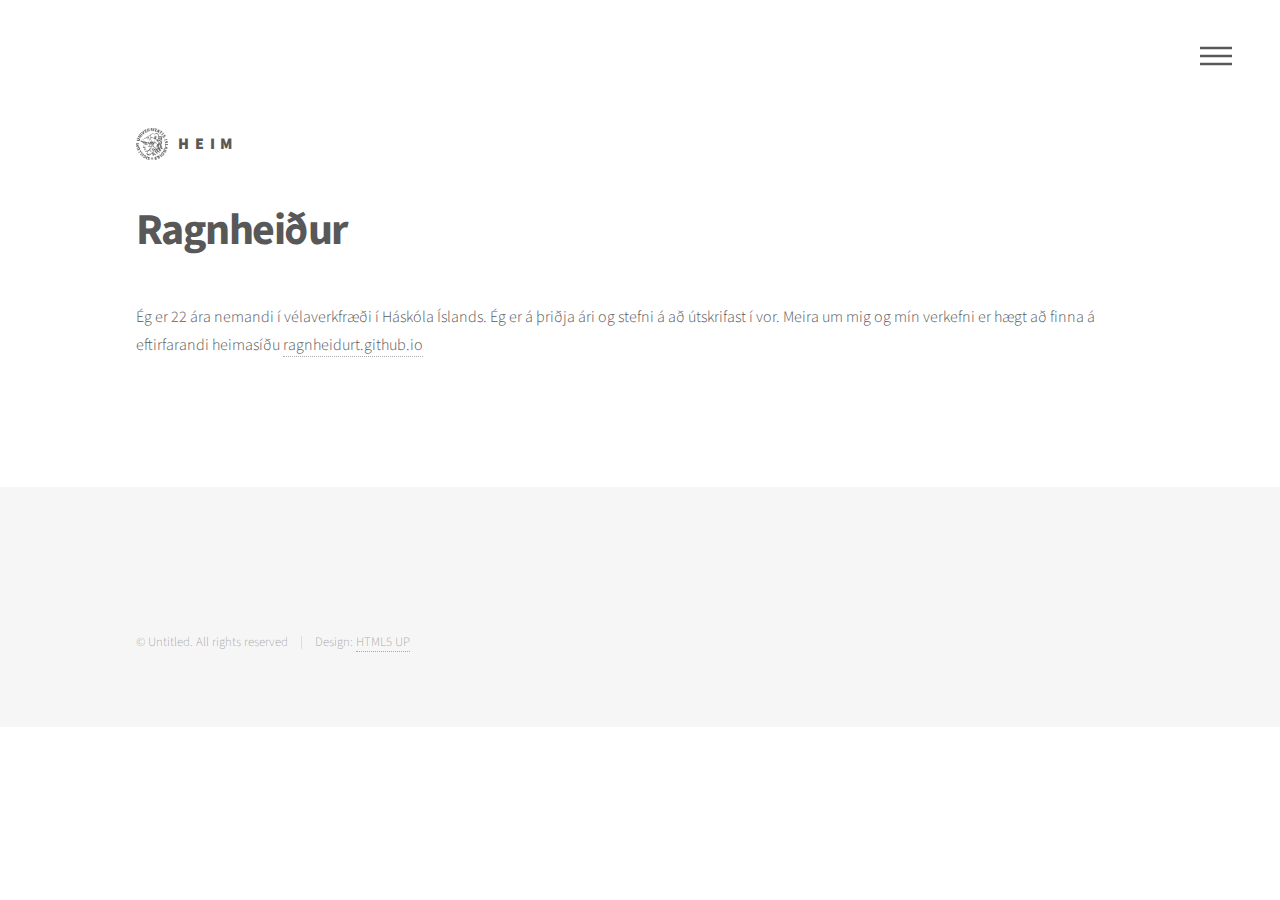
<file: Ragnheidur.html>
<!DOCTYPE HTML>
<!--
	Phantom by HTML5 UP
	html5up.net | @ajlkn
	Free for personal and commercial use under the CCA 3.0 license (html5up.net/license)
-->
<html>
	<head>
		<title>Ragnheiður</title>
		<meta charset="utf-8" />
		<meta name="viewport" content="width=device-width, initial-scale=1, user-scalable=no" />
		<link rel="stylesheet" href="assets/css/main.css" />
		<noscript><link rel="stylesheet" href="assets/css/noscript.css" /></noscript>
	</head>
	<body class="is-preload">
		<!-- Wrapper -->
			<div id="wrapper">

				<!-- Header -->
					<header id="header">
						<div class="inner">

							<!-- Logo -->
								<a href="index.html" class="logo">
									<span class="symbol"><img src="images/pallas.jpg" alt="" /></span><span class="title">Heim</span>
								</a>

							<!-- Nav -->
								<nav>
									<ul>
										<li><a href="#menu">Menu</a></li>
									</ul>
								</nav>

						</div>
					</header>

				<!-- Menu -->
					<nav id="menu">
						<h2>Menu</h2>
						<ul>
							<li><a href="index.html">Home</a></li>
							<li><a href="Verk1.html">Verkefni 2</a></li>
                            <li><a href="Verk2.html">Verkefni 3</a></li>
                            <li><a href="Verk3.html">Verkefni 4</a></li>
                            <li><a href="Verk4.html">Verkefni 5</a></li>
                            <li><a href="Verk5.html">Verkefni 6</a></li>
                            <li><a href="Ragnheidur.html">Ragnheiður</a></li>
							<li><a href="Sara.html">Sara</a></li>
						</ul>
					</nav>

				<!-- Main -->
					<div id="main">
						<div class="inner">
							<h1>Ragnheiður</h1>
							<!--<span class="image main"><img src="images/profill.JPG" alt="" /></span>-->
							<p>
                                Ég er 22 ára nemandi í vélaverkfræði í Háskóla Íslands. Ég er á þriðja ári og stefni á að útskrifast í vor. Meira um mig og mín verkefni er hægt að finna á eftirfarandi heimasíðu <a href="https://ragnheidurt.github.io/rat21/index.html">ragnheidurt.github.io</a>
                            </p>
						</div>
					</div>

				<!-- Footer -->
					<footer id="footer">
						<div class="inner">
							<section>
								
							</section>
							<section>
								
							</section>
							<ul class="copyright">
								<li>&copy; Untitled. All rights reserved</li><li>Design: <a href="http://html5up.net">HTML5 UP</a></li>
							</ul>
						</div>
					</footer>

			</div>

		<!-- Scripts -->
			<script src="assets/js/jquery.min.js"></script>
			<script src="assets/js/browser.min.js"></script>
			<script src="assets/js/breakpoints.min.js"></script>
			<script src="assets/js/util.js"></script>
			<script src="assets/js/main.js"></script>

	</body>
</html>
</file>
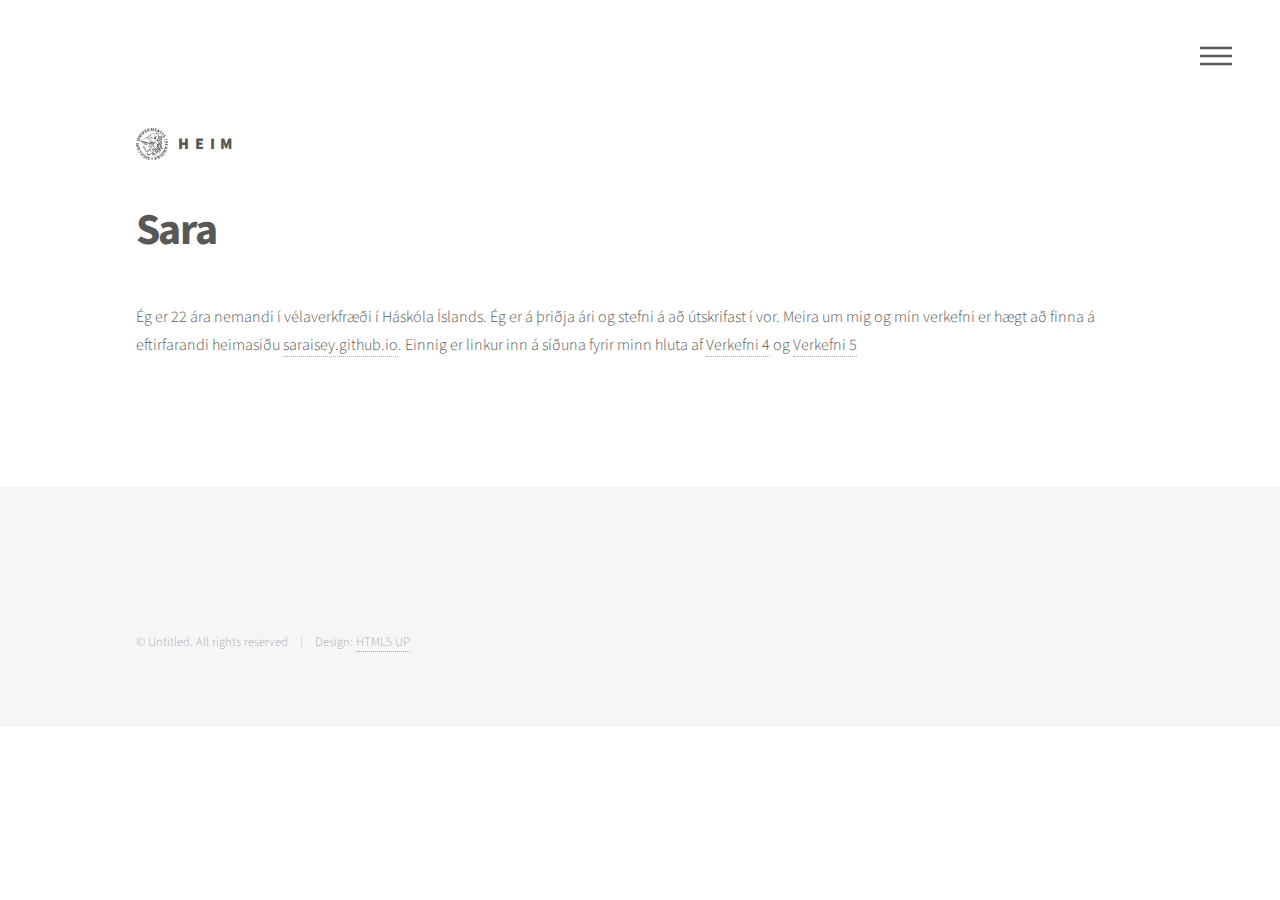
<file: Sara.html>
<!DOCTYPE HTML>
<!--
	Phantom by HTML5 UP
	html5up.net | @ajlkn
	Free for personal and commercial use under the CCA 3.0 license (html5up.net/license)
-->
<html>
	<head>
		<title>Sara</title>
		<meta charset="utf-8" />
		<meta name="viewport" content="width=device-width, initial-scale=1, user-scalable=no" />
		<link rel="stylesheet" href="assets/css/main.css" />
		<noscript><link rel="stylesheet" href="assets/css/noscript.css" /></noscript>
	</head>
	<body class="is-preload">
		<!-- Wrapper -->
			<div id="wrapper">

				<!-- Header -->
					<header id="header">
						<div class="inner">

							<!-- Logo -->
								<a href="index.html" class="logo">
									<span class="symbol"><img src="images/pallas.jpg" alt="" /></span><span class="title">Heim</span>
								</a>

							<!-- Nav -->
								<nav>
									<ul>
										<li><a href="#menu">Menu</a></li>
									</ul>
								</nav>

						</div>
					</header>

				<!-- Menu -->
					<nav id="menu">
						<h2>Menu</h2>
						<ul>
							<li><a href="index.html">Home</a></li>
							<li><a href="Verk1.html">Verkefni 2</a></li>
                            <li><a href="Verk2.html">Verkefni 3</a></li>
                            <li><a href="Verk3.html">Verkefni 4</a></li>
                            <li><a href="Verk4.html">Verkefni 5</a></li>
                            <li><a href="Verk5.html">Verkefni 6</a></li>
                            <li><a href="Ragnheidur.html">Ragnheiður</a></li>
							<li><a href="Sara.html">Sara</a></li>
						</ul>
					</nav>

				<!-- Main -->
					<div id="main">
						<div class="inner">
							<h1>Sara</h1>
							<!--<span class="image main"><img src="images/Sara_mynd.jpg" alt="" /></span>-->
							<p>Ég er 22 ára nemandi í vélaverkfræði í Háskóla Íslands. Ég er á þriðja ári og stefni á að útskrifast í vor. Meira um mig og mín verkefni er hægt að finna á eftirfarandi heimasíðu <a href="https://saraisey.github.io/index.html">saraisey.github.io</a>. Einnig er linkur inn á síðuna fyrir minn hluta af <a href="https://saraisey.github.io/CNCMillingBig.html?fbclid=IwAR1rbegWS-pkMm4e2vjFR5KQ8qDsdHCLeLvflrEIsI3_u16QSVSd1wqvDvc">Verkefni 4</a> og <a href="https://saraisey.github.io/CNCMillingMould.html?fbclid=IwAR1nIsVJLDHsy7DnvejdDPRm_3xVS0N7SueYdgPDkXqWz27LBoEGQWYdSGU">Verkefni 5</a></p>
						</div>
					</div>

				<!-- Footer -->
					<footer id="footer">
						<div class="inner">
							<section>
								
							</section>
							<section>
								
							</section>
							<ul class="copyright">
								<li>&copy; Untitled. All rights reserved</li><li>Design: <a href="http://html5up.net">HTML5 UP</a></li>
							</ul>
						</div>
					</footer>

			</div>

		<!-- Scripts -->
			<script src="assets/js/jquery.min.js"></script>
			<script src="assets/js/browser.min.js"></script>
			<script src="assets/js/breakpoints.min.js"></script>
			<script src="assets/js/util.js"></script>
			<script src="assets/js/main.js"></script>

	</body>
</html>
</file>
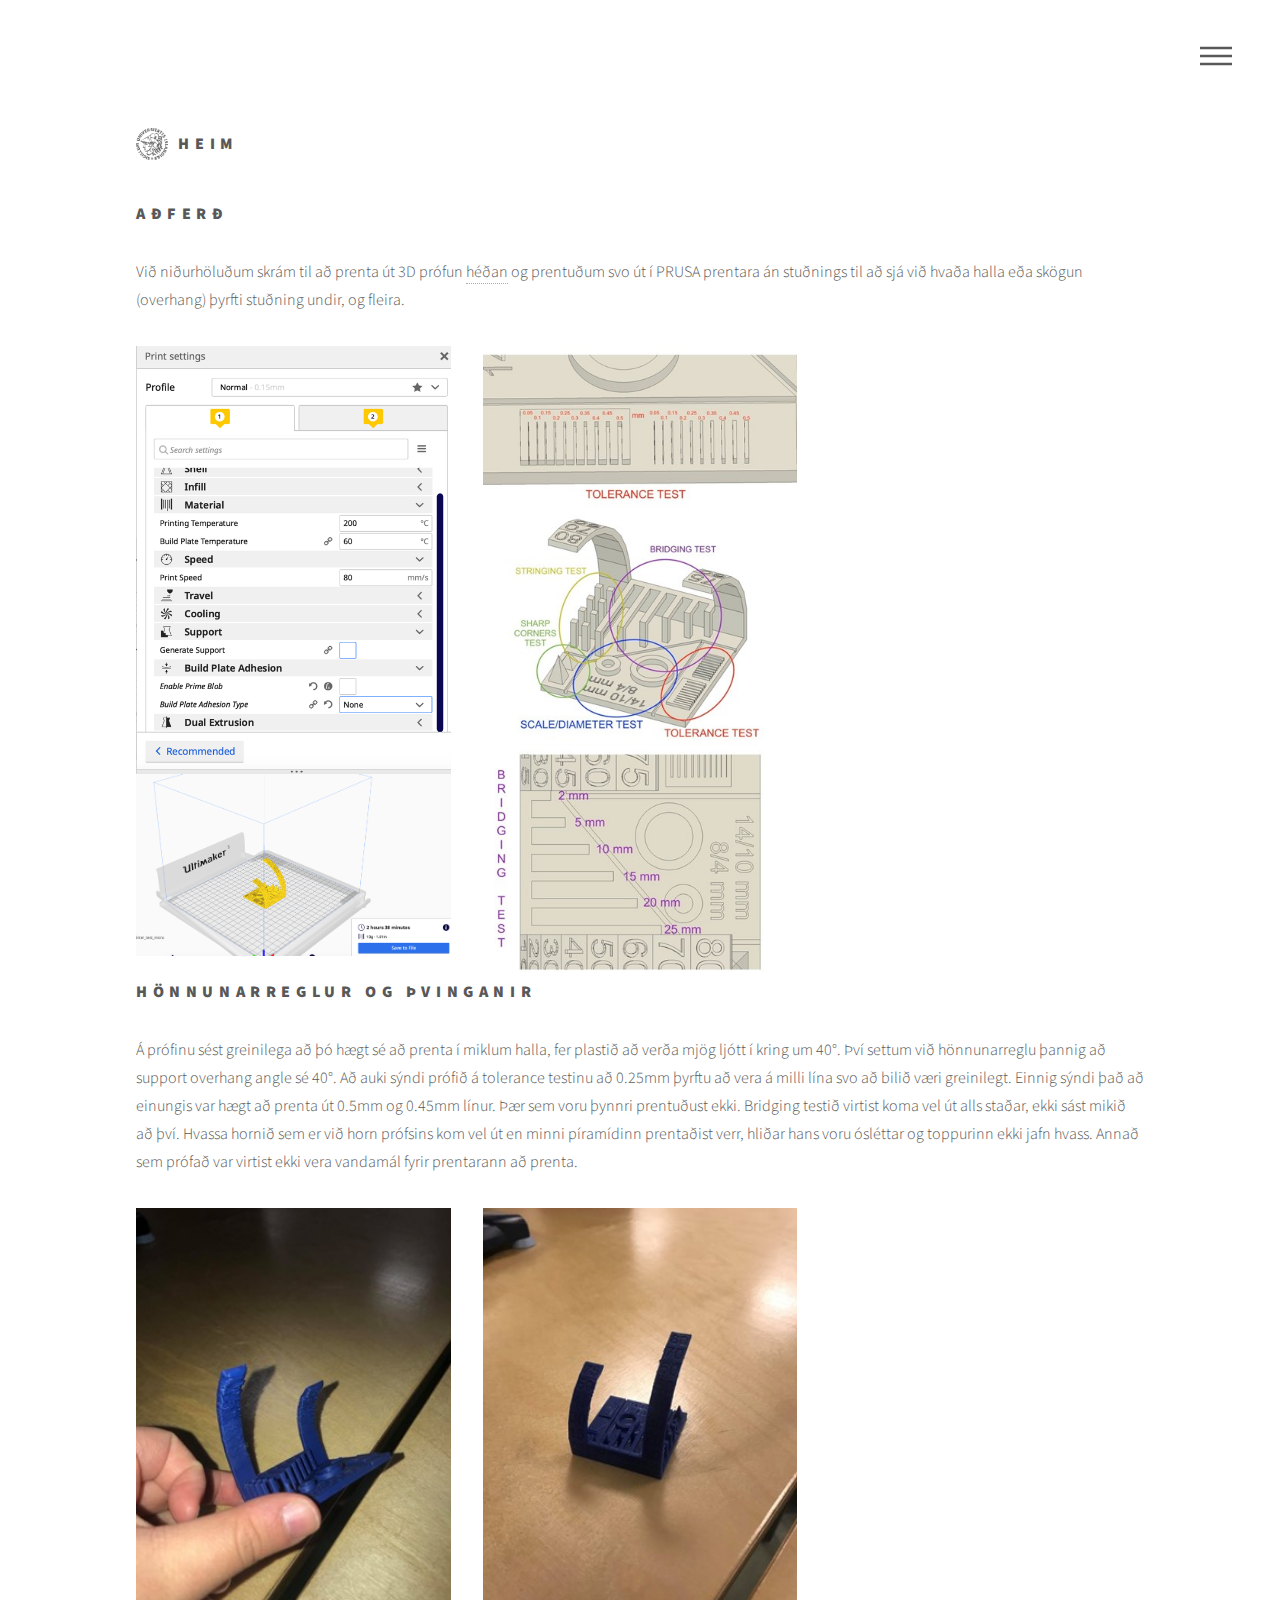
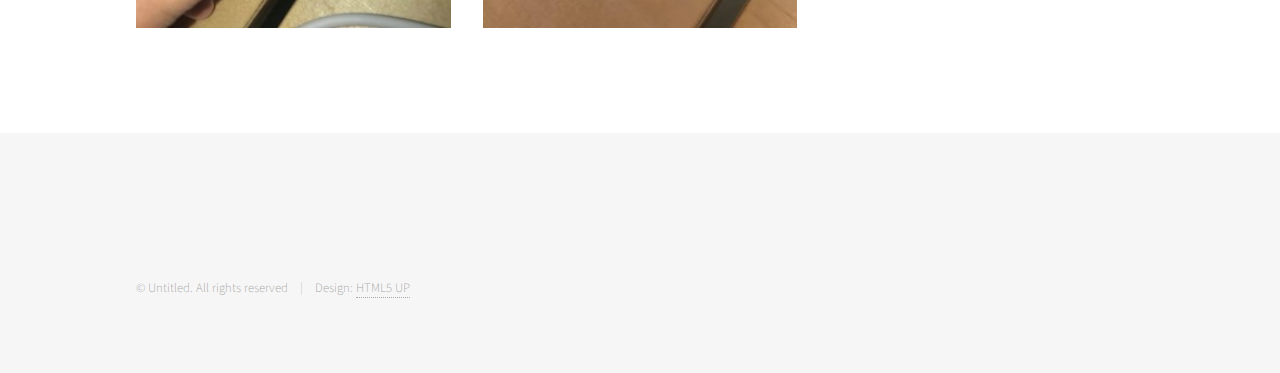
<file: Verk2.html>
<!DOCTYPE HTML>
<!--
	Phantom by HTML5 UP
	html5up.net | @ajlkn
	Free for personal and commercial use under the CCA 3.0 license (html5up.net/license)
-->
<html>
	<head>
		<title>Tölvustýrður skurður</title>
		<meta charset="utf-8" />
		<meta name="viewport" content="width=device-width, initial-scale=1, user-scalable=no" />
		<link rel="stylesheet" href="assets/css/main.css" />
		<noscript><link rel="stylesheet" href="assets/css/noscript.css" /></noscript>
	</head>
	<body class="is-preload">
		<!-- Wrapper -->
			<div id="wrapper">

				<!-- Header -->
					<header id="header">
						<div class="inner">

							<!-- Logo -->
								<a href="index.html" class="logo">
									<span class="symbol"><img src="images/pallas.jpg" alt="" /></span><span class="title">Heim</span>
								</a>

							<!-- Nav -->
								<nav>
									<ul>
										<li><a href="#menu">Menu</a></li>
									</ul>
								</nav>

						</div>
					</header>

				<!-- Menu -->
					<nav id="menu">
						<h2>Menu</h2>
						<ul>
							<li><a href="index.html">Home</a></li>
							<li><a href="Verk1.html">Verkefni 2</a></li>
                            <li><a href="Verk2.html">Verkefni 3</a></li>
                            <li><a href="Verk3.html">Verkefni 4</a></li>
                            <li><a href="Verk4.html">Verkefni 5</a></li>
                            <li><a href="Verk5.html">Verkefni 6</a></li>
							<li><a href="Ragnheidur.html">Ragnheiður</a></li>
							<li><a href="Sara.html">Sara</a></li>
						</ul>
					</nav>

				<!-- Main -->
					<div id="main">
						<div class="inner">
							<h3>Aðferð</h3>
                            <p>Við niðurhöluðum skrám til að prenta út 3D prófun <a href="https://www.thingiverse.com/thing:2975429">héðan</a>
                                og prentuðum svo út í PRUSA prentara án stuðnings til að sjá við hvaða halla eða skögun (overhang) þyrfti stuðning undir, og fleira.
                            </p>
                            <div class="row">
                                <div class="column">
                                    <div class="row">
                                        <img src="images/print_settings.png" alt="print_settings" style="width:100%">
                                    </div>
                                    <div class="row">
                                        <img src="images/cura.png" alt="cura" style="width:100%">
                                    </div>
                                </div>
                                <div class="column">
                                    <div class="row">
                                        <img src="images/tolerance.jpg" alt="tolerance" style="width:100%">
                                    </div>
                                    <div class="row">
                                        <img src="images/profid.jpg" alt="tolerance" style="width:100%">
                                    </div>
                                    <div class="row">
                                        <img src="images/bridging_test.jpg" alt="tolerance" style="width:100%">
                                    </div>
                                </div>
                            </div>
                            <h3>Hönnunarreglur og þvinganir</h3>
                            <p>Á prófinu sést greinilega að þó hægt sé að prenta í miklum halla, fer plastið að verða mjög ljótt í kring um 40°. Því settum við hönnunarreglu þannig að support overhang angle sé 40°. Að auki sýndi prófið á tolerance testinu að 0.25mm þyrftu að vera á milli lína svo að bilið væri greinilegt. Einnig sýndi það að einungis var hægt að prenta út 0.5mm og 0.45mm línur. Þær sem voru þynnri prentuðust ekki. Bridging testið virtist koma vel út alls staðar, ekki sást mikið að því. Hvassa hornið sem er við horn prófsins kom vel út en minni píramídinn prentaðist verr, hliðar hans voru ósléttar og toppurinn ekki jafn hvass. Annað sem prófað var virtist ekki vera vandamál fyrir prentarann að prenta.</p>

                            <div class="row">
                                <div class="column">
                                    <img src="images/prent1.jpg" alt="prent1" style="width:100%">
                                </div>
                                <div class="column">
                                    <img src="images/prent2.jpg" alt="prent2" style="width: 100%">
                                </div>
                            </div>
						</div>
                        
					</div>

				<!-- Footer -->
					<footer id="footer">
						<div class="inner">
							<section>
								
							</section>
							<section>
								
							</section>
							<ul class="copyright">
								<li>&copy; Untitled. All rights reserved</li><li>Design: <a href="http://html5up.net">HTML5 UP</a></li>
							</ul>
						</div>
					</footer>

			</div>

		<!-- Scripts -->
			<script src="assets/js/jquery.min.js"></script>
			<script src="assets/js/browser.min.js"></script>
			<script src="assets/js/breakpoints.min.js"></script>
			<script src="assets/js/util.js"></script>
			<script src="assets/js/main.js"></script>

	</body>
</html>
</file>
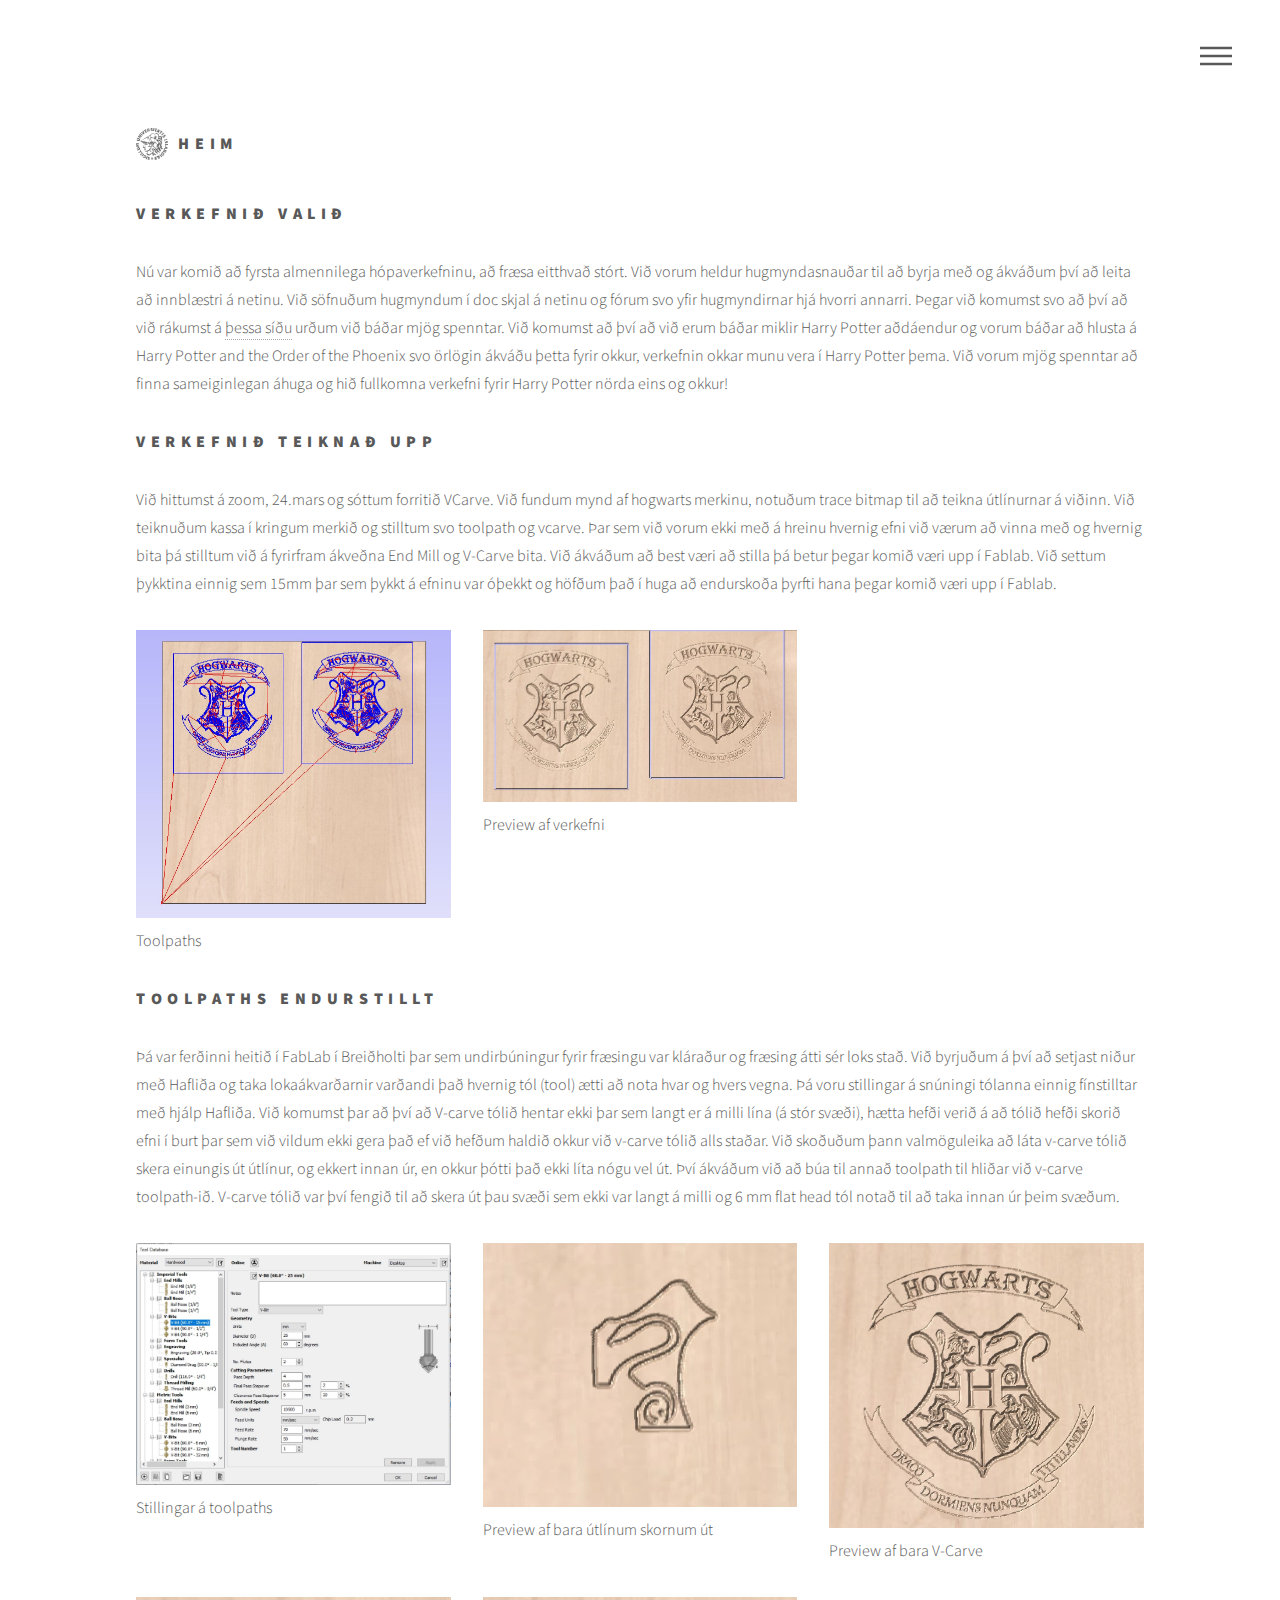
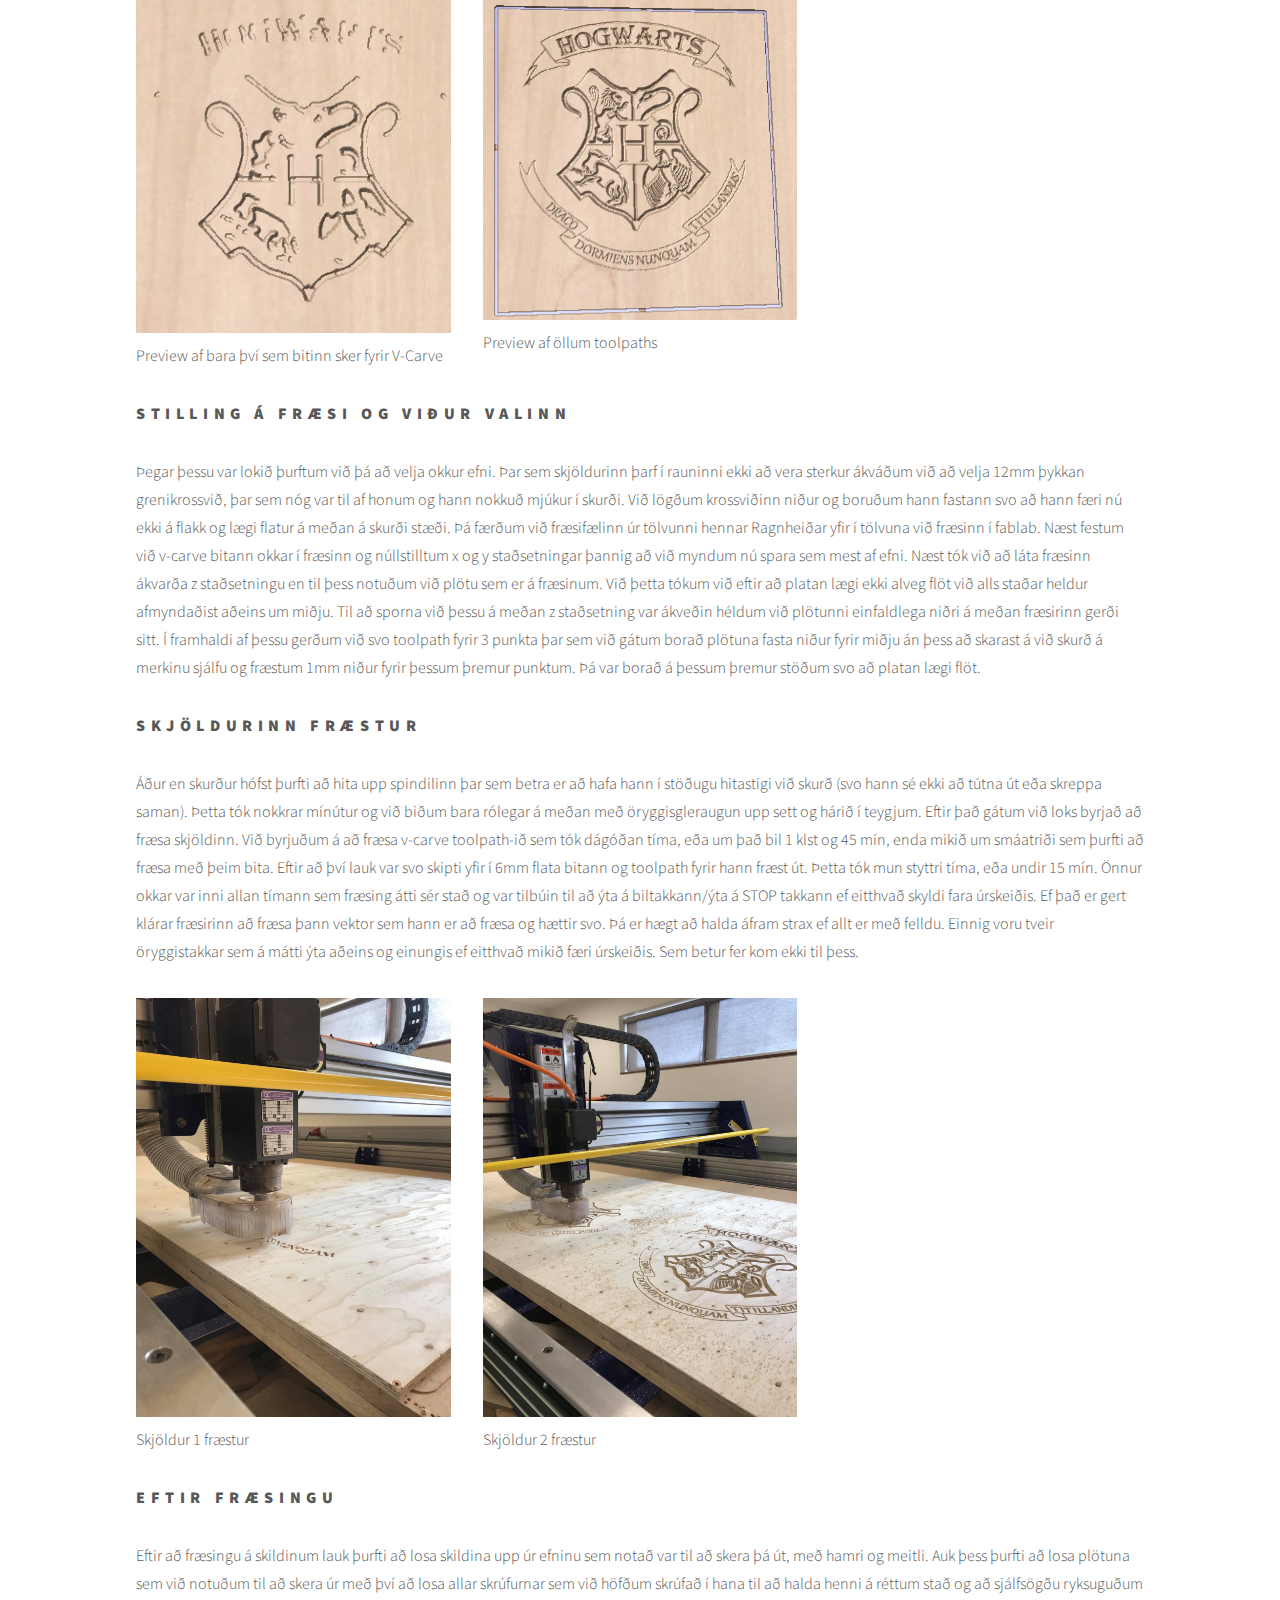
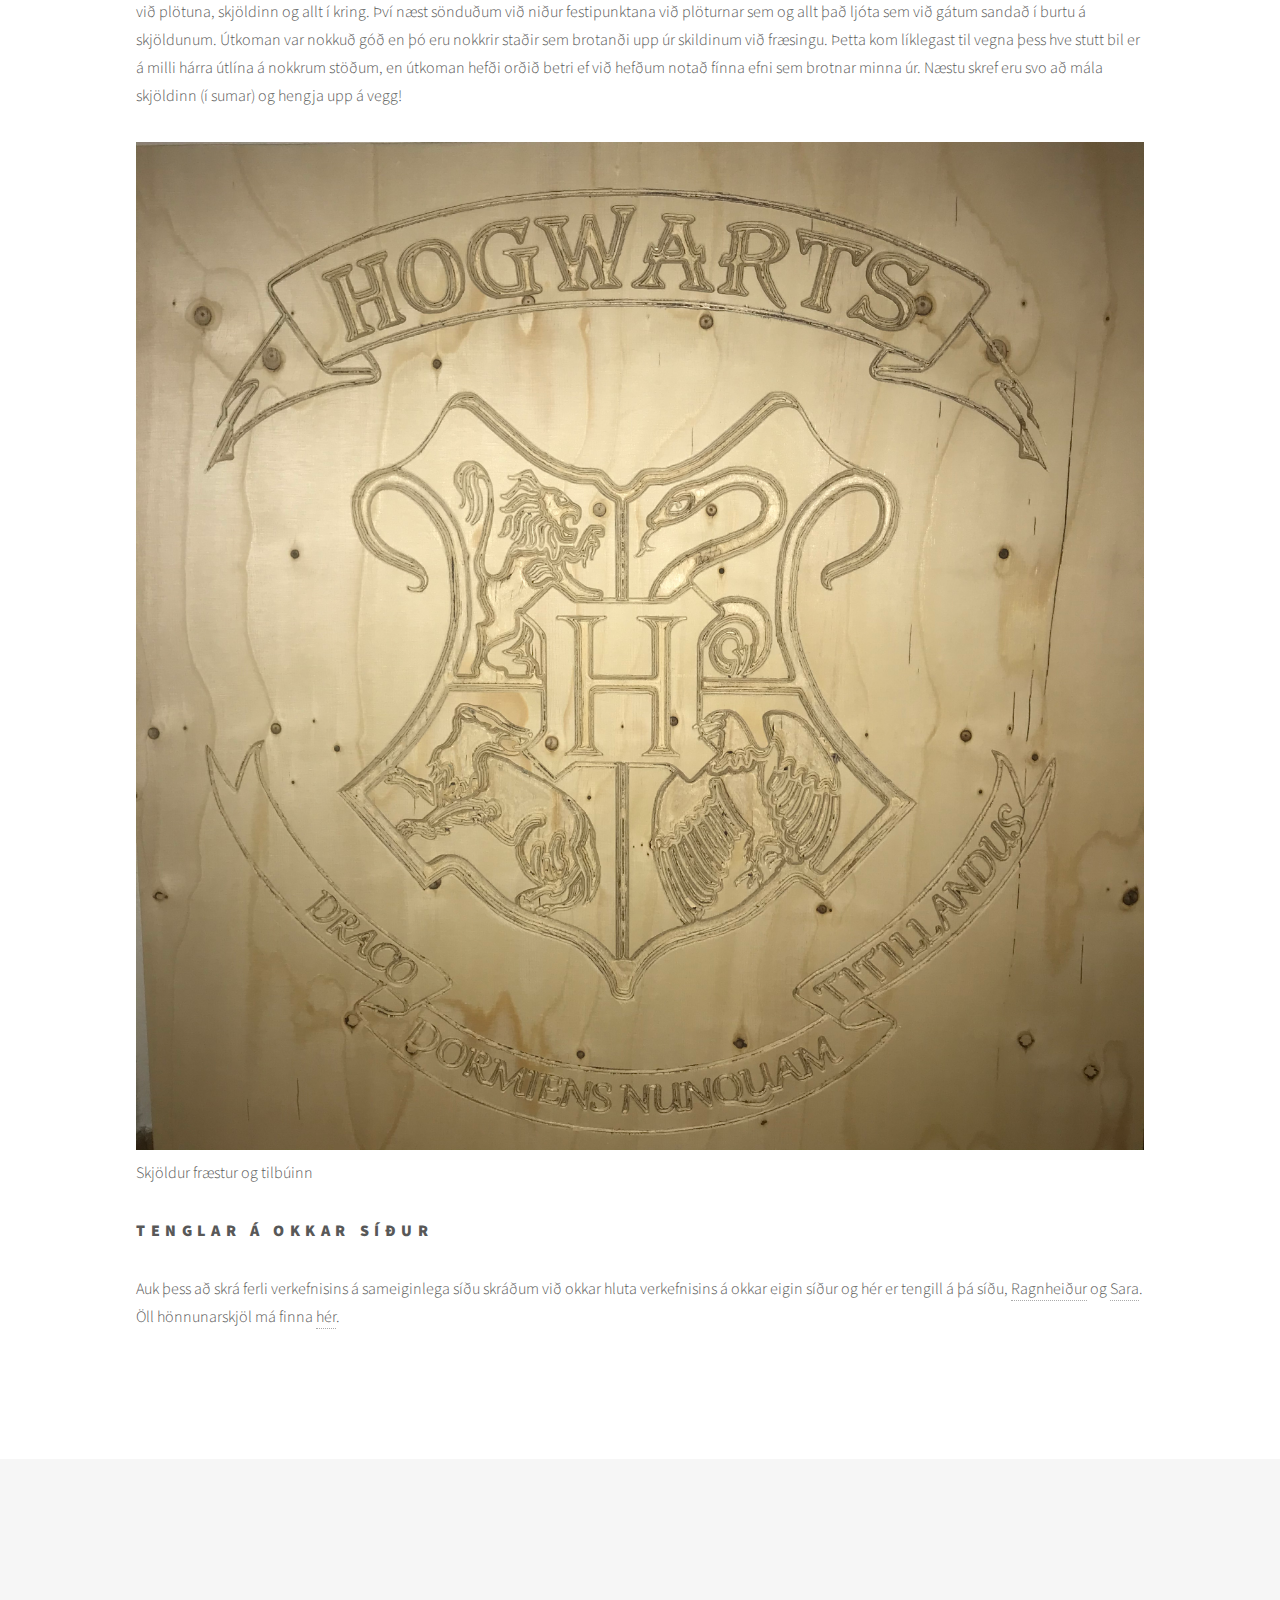
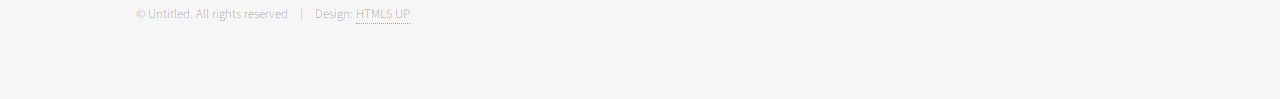
<file: Verk3.html>
<!DOCTYPE HTML>
<!--
	Phantom by HTML5 UP
	html5up.net | @ajlkn
	Free for personal and commercial use under the CCA 3.0 license (html5up.net/license)
-->
<html>
	<head>
		<title>Að fræsa eitthvað stórt</title>
		<meta charset="utf-8" />
		<meta name="viewport" content="width=device-width, initial-scale=1, user-scalable=no" />
		<link rel="stylesheet" href="assets/css/main.css" />
		<noscript><link rel="stylesheet" href="assets/css/noscript.css" /></noscript>
	</head>
	<body class="is-preload">
		<!-- Wrapper -->
			<div id="wrapper">

				<!-- Header -->
					<header id="header">
						<div class="inner">

							<!-- Logo -->
								<a href="index.html" class="logo">
									<span class="symbol"><img src="images/pallas.jpg" alt="" /></span><span class="title">Heim</span>
								</a>

							<!-- Nav -->
								<nav>
									<ul>
										<li><a href="#menu">Menu</a></li>
									</ul>
								</nav>

						</div>
					</header>

				<!-- Menu -->
					<nav id="menu">
						<h2>Menu</h2>
						<ul>
							<li><a href="index.html">Home</a></li>
							<li><a href="Verk1.html">Verkefni 2</a></li>
                            <li><a href="Verk2.html">Verkefni 3</a></li>
                            <li><a href="Verk3.html">Verkefni 4</a></li>
                            <li><a href="Verk4.html">Verkefni 5</a></li>
                            <li><a href="Verk5.html">Verkefni 6</a></li>
							<li><a href="Ragnheidur.html">Ragnheiður</a></li>
							<li><a href="Sara.html">Sara</a></li>
						</ul>
					</nav>

				<!-- Main -->
					<div id="main">
						<div class="inner">
                            <h3>Verkefnið valið</h3>
                            <p>
                                Nú var komið að fyrsta almennilega hópaverkefninu, að fræsa eitthvað stórt. Við vorum heldur hugmyndasnauðar til að byrja með og ákváðum því að leita að innblæstri á netinu. Við söfnuðum hugmyndum í doc skjal á netinu og fórum svo yfir hugmyndirnar hjá hvorri annarri. Þegar við komumst svo að því að við rákumst á <a href="https://www.instructables.com/Hogwarts-Crest-CNC-Milling/">þessa síðu</a> urðum við báðar mjög spenntar. Við komumst að því að við erum báðar miklir Harry Potter aðdáendur og vorum báðar að hlusta á Harry Potter and the Order of the Phoenix svo örlögin ákváðu þetta fyrir okkur, verkefnin okkar munu vera í Harry Potter þema. Við vorum mjög spenntar að finna sameiginlegan áhuga og hið fullkomna verkefni fyrir Harry Potter nörda eins og okkur! 
                            </p>
                            <h3>Verkefnið teiknað upp</h3>
							<p>
                                Við hittumst á zoom, 24.mars og sóttum forritið VCarve. Við fundum mynd af hogwarts merkinu, notuðum trace bitmap til að teikna útlínurnar á viðinn. Við teiknuðum kassa í kringum merkið og stilltum svo toolpath og vcarve. Þar sem við vorum ekki með á hreinu hvernig efni við værum að vinna með og hvernig bita þá stilltum við á fyrirfram ákveðna End Mill og V-Carve bita. Við ákváðum að best væri að stilla þá betur þegar komið væri upp í Fablab. Við settum þykktina einnig sem 15mm þar sem þykkt á efninu var óþekkt og höfðum það í huga að endurskoða þyrfti hana þegar komið væri upp í Fablab. 
                            </p>
                            
                            <div class="row">
                                    <div class="column">
                                        <img src="images/3d_allt_carve.JPG" alt="carve" style="width:100%">
                                        <p>Toolpaths</p>
                                    </div>
                                    <div class="column">
                                        <img src="images/hogwarts_preview.JPG" alt="hogwarts" style="width:100%">
                                        <p>Preview af verkefni</p>
                                    </div>
                                </div>
                            <h3>Toolpaths endurstillt</h3>
                            <p>
                                Þá var ferðinni heitið í FabLab í Breiðholti þar sem undirbúningur fyrir fræsingu var kláraður og fræsing átti sér loks stað. Við byrjuðum á því að setjast niður með Hafliða og taka lokaákvarðarnir varðandi það hvernig tól (tool) ætti að nota hvar og hvers vegna. Þá voru stillingar á snúningi tólanna einnig fínstilltar með hjálp Hafliða. Við komumst þar að því að V-carve tólið hentar ekki þar sem langt er á milli lína (á stór svæði), hætta hefði verið á að tólið hefði skorið efni í burt þar sem við vildum ekki gera það ef við hefðum haldið okkur við v-carve tólið alls staðar. Við skoðuðum þann valmöguleika að láta v-carve tólið skera einungis út útlínur, og ekkert innan úr, en okkur þótti það ekki líta nógu vel út. Því ákváðum við að búa til annað toolpath til hliðar við v-carve toolpath-ið. V-carve tólið var því fengið til að skera út  þau svæði sem ekki var langt á milli og 6 mm flat head tól notað til að taka innan úr þeim svæðum. 
                            </p>
                            <div class="row">
                                    <div class="column">
                                        <img src="images/toolpaths_stilling.JPG" alt="toolpaths" style="width:100%">
                                        <p>Stillingar á toolpaths</p>
                                    </div>
                                    <div class="column">
                                        <img src="images/utlinur.JPG" alt="utlinur" style="width:100%">
                                        <p>Preview af bara útlínum skornum út</p>
                                    </div>
                                    <div class="column">
                                        <img src="images/bara_vcarve.JPG" alt="v_carve" style="width:100%">
                                        <p>Preview af bara V-Carve</p>
                                    </div>
                                    <div class="column">
                                        <img src="images/vcarve_med%20bita.JPG" alt="vbiti" style="width:100%">
                                        <p>Preview af bara því sem bitinn sker fyrir V-Carve</p>
                                    </div>
                                <div class="column">
                                        <img src="images/allt_toolpaths.JPG" alt="allt" style="width:100%">
                                        <p>Preview af öllum toolpaths</p>
                                    </div>
                                </div>
                            <h3>Stilling á fræsi og viður valinn</h3>
                            <p>
                                Þegar þessu var lokið þurftum við þá að velja okkur efni. Þar sem skjöldurinn þarf í rauninni ekki að vera sterkur ákváðum við að velja 12mm þykkan grenikrossvið, þar sem nóg var til af honum og hann nokkuð mjúkur í skurði. Við lögðum krossviðinn niður og boruðum hann fastann svo að hann færi nú ekki á flakk og lægi flatur á meðan á skurði stæði. Þá færðum við fræsifælinn úr tölvunni hennar Ragnheiðar yfir í tölvuna við fræsinn í fablab. Næst festum við v-carve bitann okkar í fræsinn og núllstilltum x og y staðsetningar þannig að við myndum nú spara sem mest af efni. Næst tók við að láta fræsinn ákvarða z staðsetningu en til þess notuðum við plötu sem er á fræsinum. Við þetta tókum við eftir að platan lægi ekki alveg flöt við alls staðar heldur afmyndaðist aðeins um miðju. Til að sporna við þessu á meðan z staðsetning var ákveðin héldum við plötunni einfaldlega niðri á meðan fræsirinn gerði sitt. Í framhaldi af þessu gerðum við svo toolpath fyrir 3 punkta þar sem við gátum borað plötuna fasta niður fyrir miðju án þess að skarast á við skurð á merkinu sjálfu og fræstum 1mm niður fyrir þessum þremur punktum. Þá var borað á þessum þremur stöðum svo að platan lægi flöt.

                            </p>
                            <h3>Skjöldurinn fræstur</h3>
                            <p>
                                Áður en skurður hófst þurfti að hita upp spindilinn þar sem betra er að hafa hann í stöðugu hitastigi við skurð (svo hann sé ekki að tútna út eða skreppa saman). Þetta tók nokkrar mínútur og við biðum bara rólegar á meðan með öryggisgleraugun upp sett og hárið í teygjum. Eftir það gátum við loks byrjað að fræsa skjöldinn. Við byrjuðum á að fræsa v-carve toolpath-ið sem tók dágóðan tíma, eða um það bil 1 klst og 45 mín, enda mikið um smáatriði sem þurfti að fræsa með þeim bita. Eftir að því lauk var svo skipti yfir í 6mm flata bitann og toolpath fyrir hann fræst út. Þetta tók mun styttri tíma, eða undir 15 mín. Önnur okkar var inni allan tímann sem fræsing átti sér stað og var tilbúin til að ýta á biltakkann/ýta á STOP takkann ef eitthvað skyldi fara úrskeiðis. Ef það er gert klárar fræsirinn að fræsa þann vektor sem hann er að fræsa og hættir svo. Þá er hægt að halda áfram strax ef allt er með felldu. Einnig voru tveir öryggistakkar sem á mátti ýta aðeins og einungis ef eitthvað mikið færi úrskeiðis. Sem betur fer kom ekki til þess.

                            </p>
                            <div class="row">
                                    <div class="column">
                                        <img src="images/fraesing1.jpg" alt="fræsing 1" style="width:100%">
                                        <p>Skjöldur 1 fræstur</p>
                                    </div>
                                    <div class="column">
                                        <img src="images/fraesing2.jpg" alt="fræsing 2" style="width:100%">
                                        <p>Skjöldur 2 fræstur</p>
                                    </div>
                                </div>
                            
                            <h3>Eftir fræsingu</h3>
                            <p>
                                Eftir að fræsingu á skildinum lauk þurfti að losa skildina upp úr efninu sem notað var til að skera þá út, með hamri og meitli. Auk þess þurfti að losa plötuna sem við notuðum til að skera úr með því að losa allar skrúfurnar sem við höfðum skrúfað í hana til að halda henni á réttum stað og að sjálfsögðu ryksuguðum við plötuna, skjöldinn og allt í kring. Því næst sönduðum við niður festipunktana við plöturnar sem og allt það ljóta sem við gátum sandað í burtu á skjöldunum. Útkoman var nokkuð góð en þó eru nokkrir staðir sem brotanði upp úr skildinum við fræsingu. Þetta kom líklegast til vegna þess hve stutt bil er á milli hárra útlína á nokkrum stöðum, en útkoman hefði orðið betri ef við hefðum notað fínna efni sem brotnar minna úr. Næstu skref eru svo að mála skjöldinn (í sumar) og hengja upp á vegg!
                            </p>
                            <img src="images/skjoldur.png" alt="skjoldur" style="width:100%">
                                        <p>Skjöldur fræstur og tilbúinn</p>
                            <h3>Tenglar á okkar síður</h3>
                            <p>
                                Auk þess að skrá ferli verkefnisins á sameiginlega síðu skráðum við okkar hluta verkefnisins á okkar eigin síður og hér er tengill á þá síðu, <a href="https://ragnheidurt.github.io/rat21/Verk4.html">Ragnheiður</a> og <a href="https://saraisey.github.io/CNCMillingBig.html?fbclid=IwAR1rbegWS-pkMm4e2vjFR5KQ8qDsdHCLeLvflrEIsI3_u16QSVSd1wqvDvc">Sara</a>. Öll hönnunarskjöl má finna <a href="https://www.dropbox.com/s/1v08cjigh31hg5e/fraesing_stor_hp.crv?dl=0">hér</a>.
                            </p>
                            
                        </div>
                        
					</div>

				<!-- Footer -->
					<footer id="footer">
						<div class="inner">
							<section>
								
							</section>
							<section>
								
							</section>
							<ul class="copyright">
								<li>&copy; Untitled. All rights reserved</li><li>Design: <a href="http://html5up.net">HTML5 UP</a></li>
							</ul>
						</div>
					</footer>

			</div>

		<!-- Scripts -->
			<script src="assets/js/jquery.min.js"></script>
			<script src="assets/js/browser.min.js"></script>
			<script src="assets/js/breakpoints.min.js"></script>
			<script src="assets/js/util.js"></script>
			<script src="assets/js/main.js"></script>

	</body>
</html>
</file>
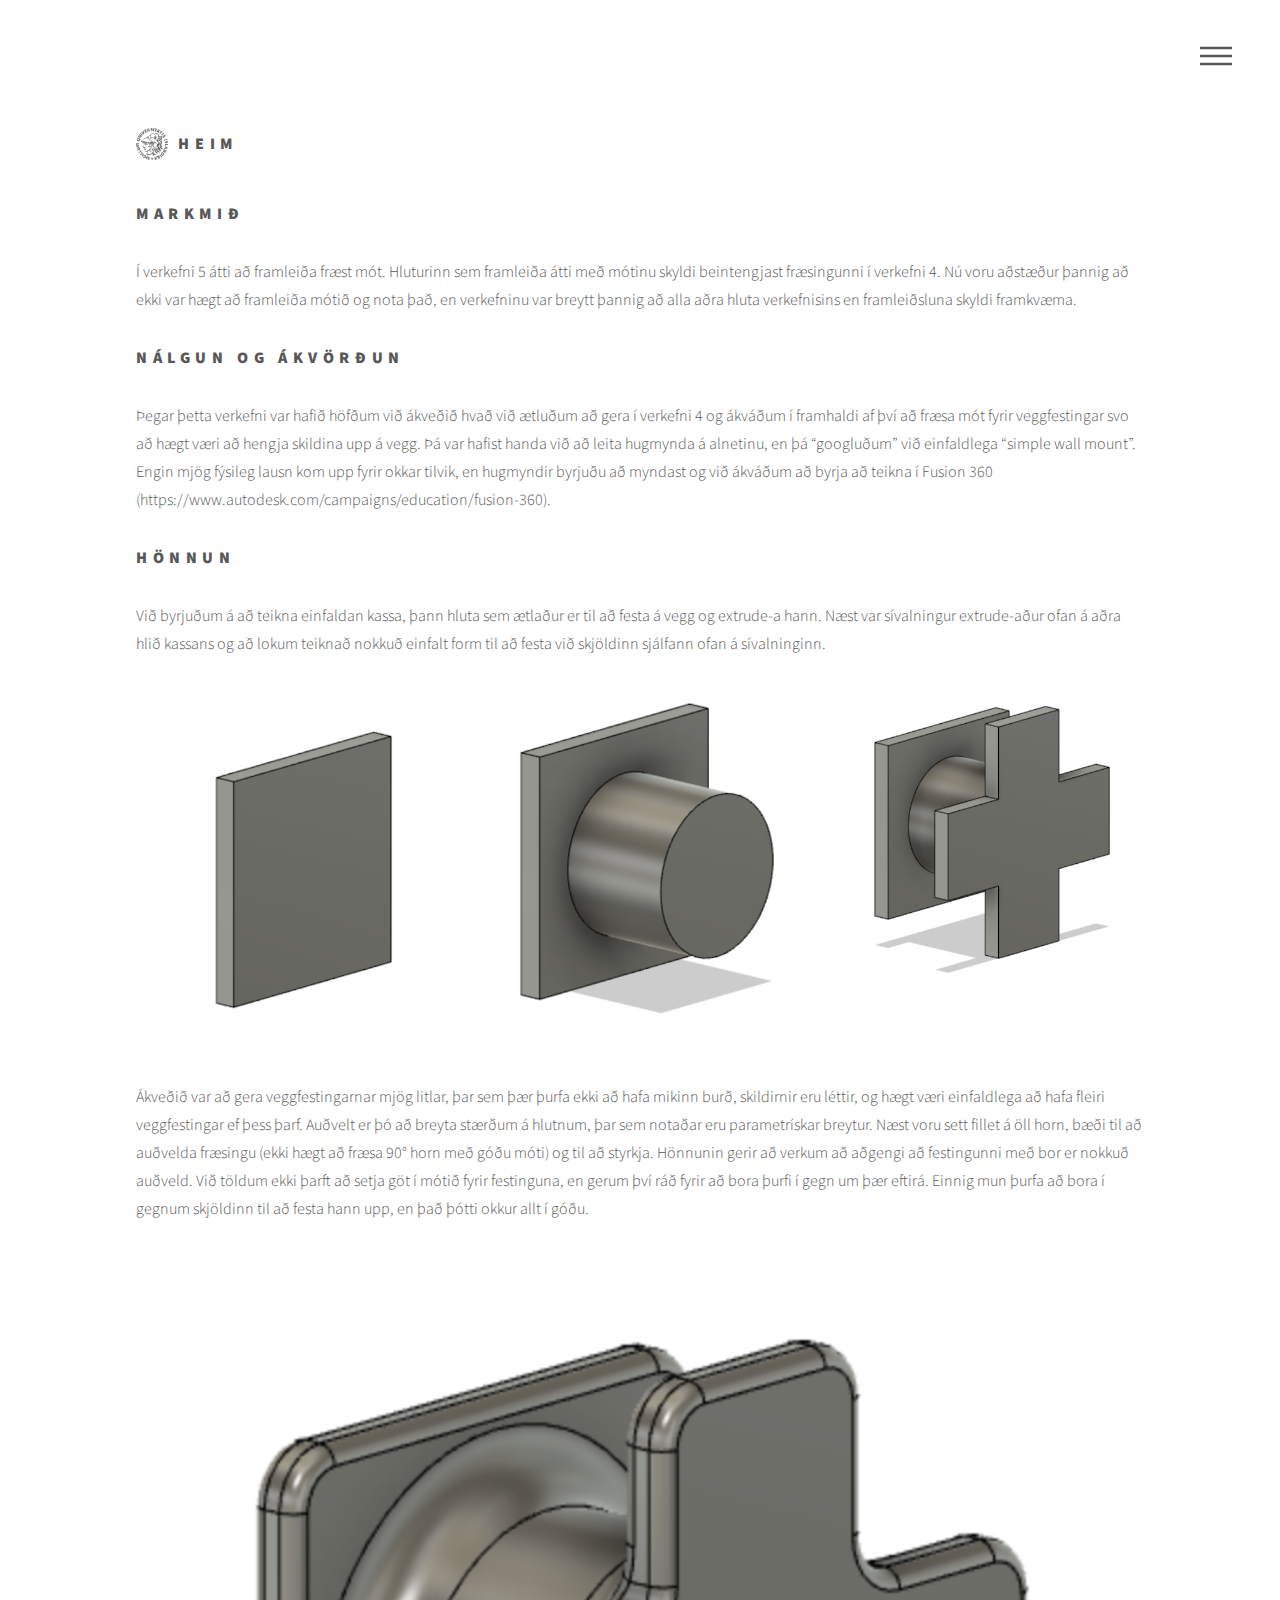
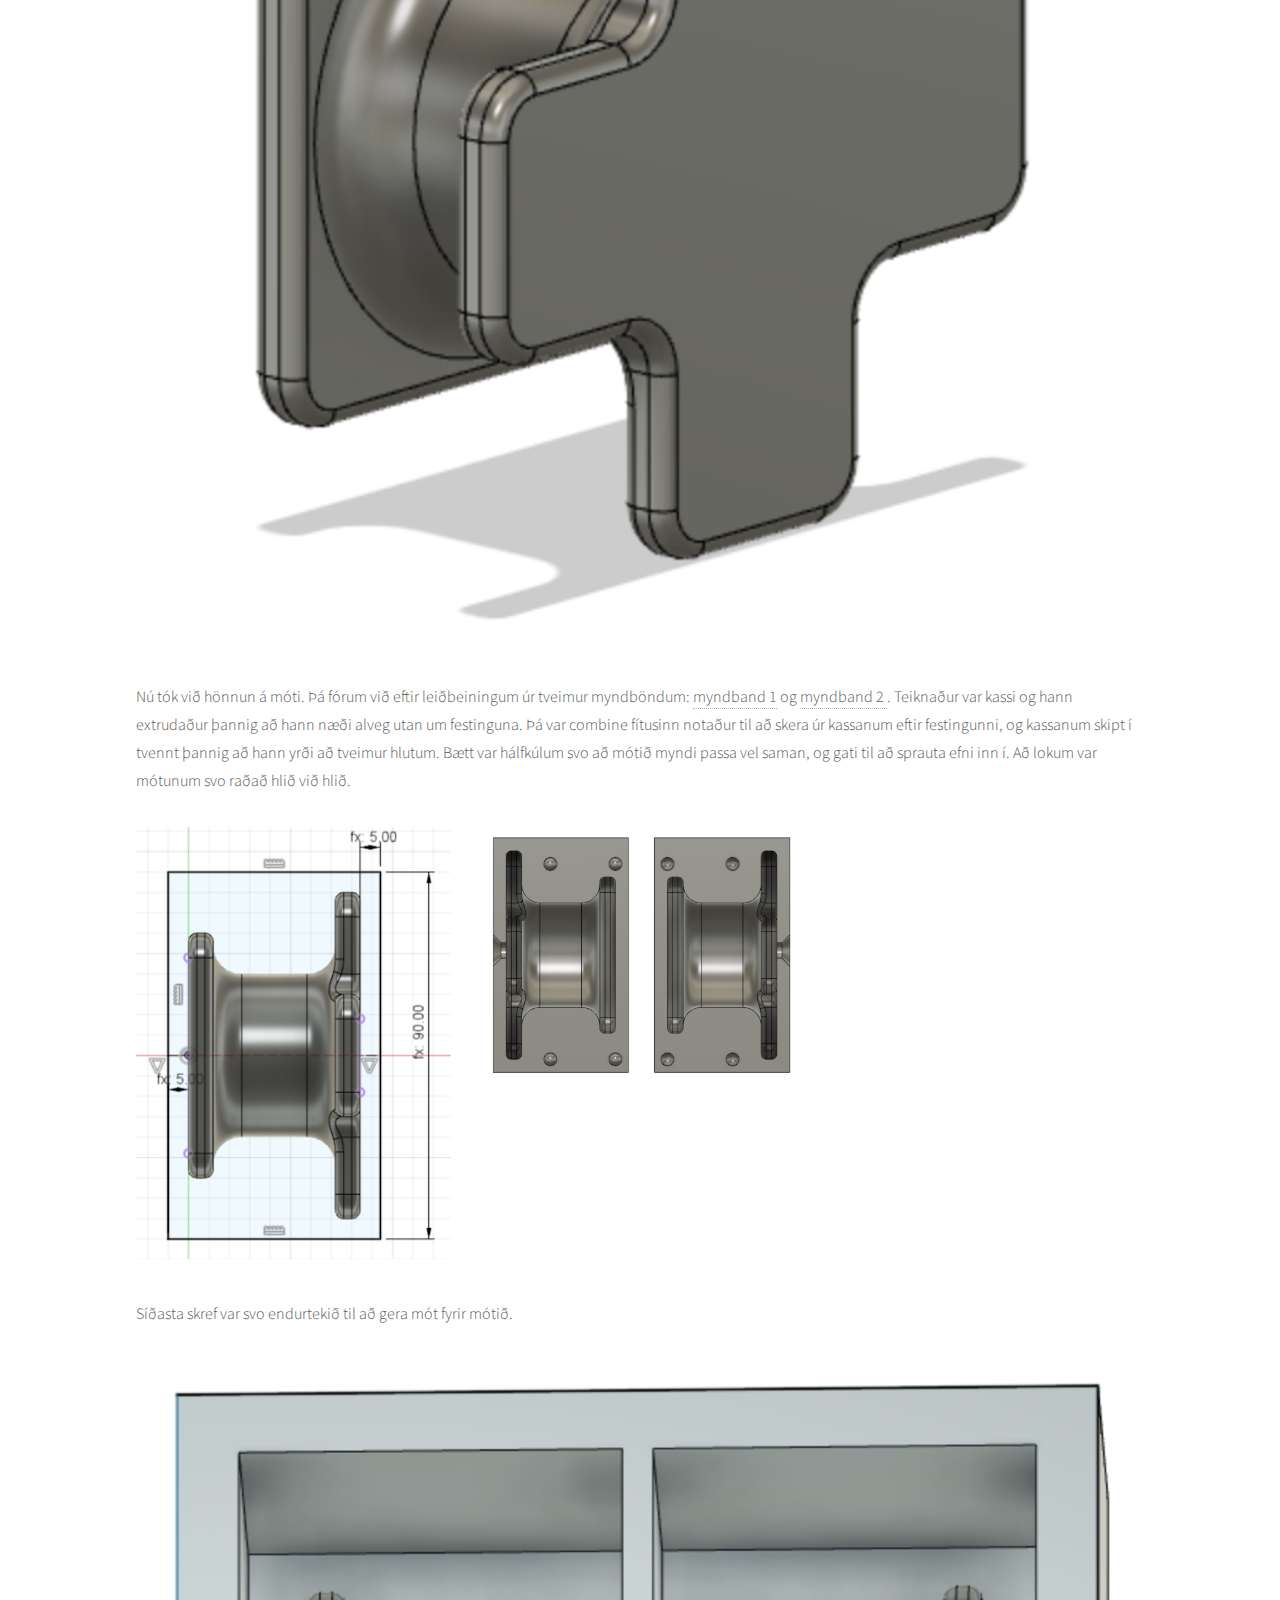
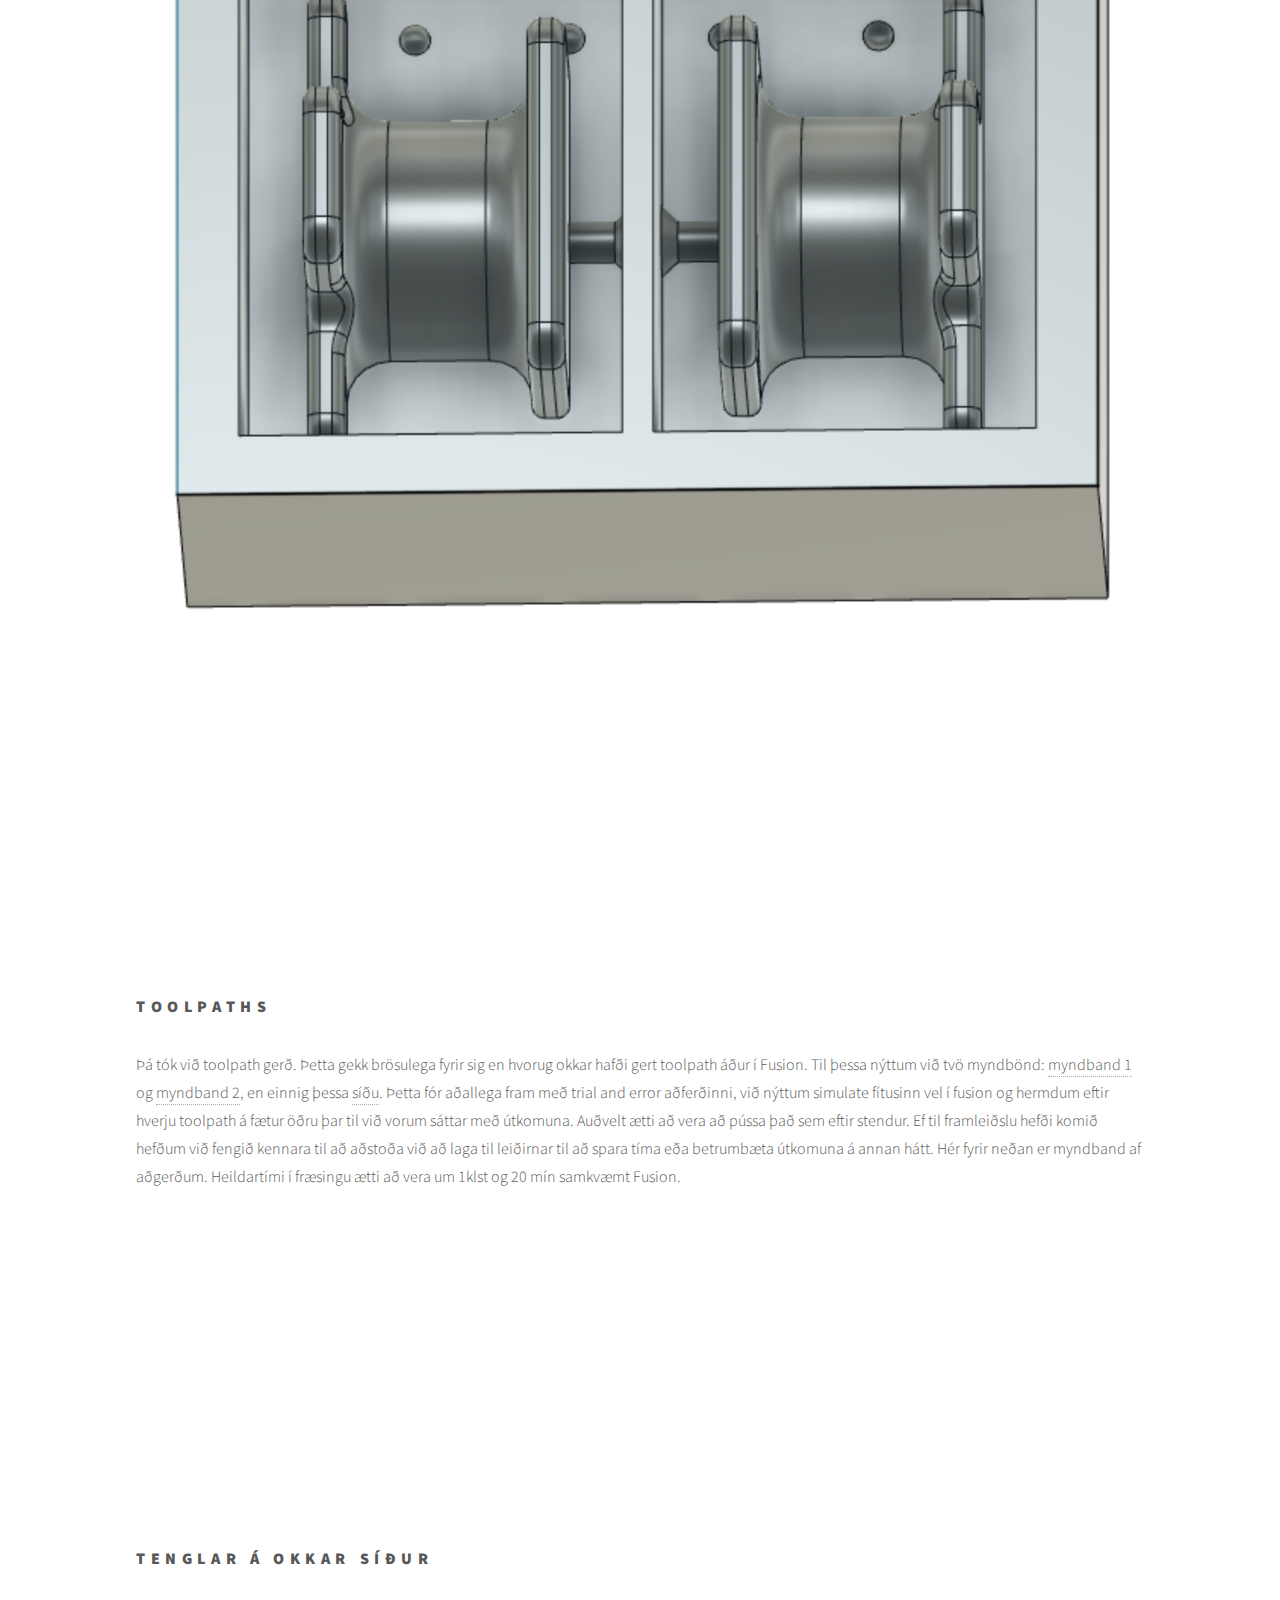
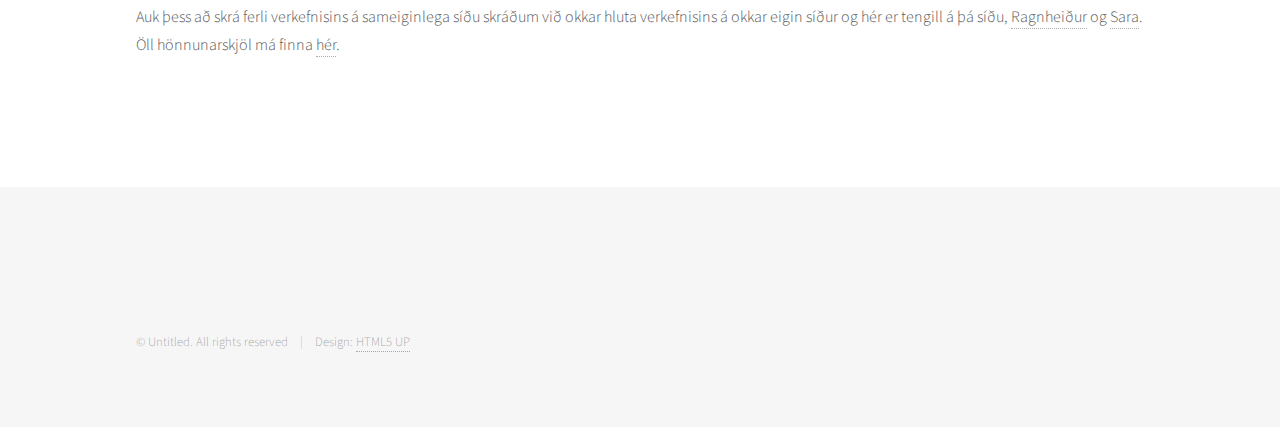
<file: Verk4.html>
<!DOCTYPE HTML>
<!--
	Phantom by HTML5 UP
	html5up.net | @ajlkn
	Free for personal and commercial use under the CCA 3.0 license (html5up.net/license)
-->
<html>
	<head>
		<title>Tölvustýrður skurður</title>
		<meta charset="utf-8" />
		<meta name="viewport" content="width=device-width, initial-scale=1, user-scalable=no" />
		<link rel="stylesheet" href="assets/css/main.css" />
		<noscript><link rel="stylesheet" href="assets/css/noscript.css" /></noscript>
	</head>
	<body class="is-preload">
		<!-- Wrapper -->
			<div id="wrapper">

				<!-- Header -->
					<header id="header">
						<div class="inner">

							<!-- Logo -->
								<a href="index.html" class="logo">
									<span class="symbol"><img src="images/pallas.jpg" alt="" /></span><span class="title">Heim</span>
								</a>

							<!-- Nav -->
								<nav>
									<ul>
										<li><a href="#menu">Menu</a></li>
									</ul>
								</nav>

						</div>
					</header>

				<!-- Menu -->
					<nav id="menu">
						<h2>Menu</h2>
						<ul>
							<li><a href="index.html">Home</a></li>
							<li><a href="Verk1.html">Verkefni 2</a></li>
                            <li><a href="Verk2.html">Verkefni 3</a></li>
                            <li><a href="Verk3.html">Verkefni 4</a></li>
                            <li><a href="Verk4.html">Verkefni 5</a></li>
                            <li><a href="Verk5.html">Verkefni 6</a></li>
							<li><a href="Ragnheidur.html">Ragnheiður</a></li>
							<li><a href="Sara.html">Sara</a></li>
						</ul>
					</nav>

				<!-- Main -->
					<div id="main">
						<div class="inner">
                            <h3>Markmið</h3>
                            <p>
                               Í verkefni 5 átti að framleiða fræst mót. Hluturinn sem framleiða átti með mótinu skyldi beintengjast fræsingunni í verkefni 4. Nú voru aðstæður þannig að ekki var hægt að framleiða mótið og nota það, en verkefninu var breytt þannig að alla aðra hluta verkefnisins en framleiðsluna skyldi framkvæma. 
                            </p>
                            <h3>Nálgun og ákvörðun</h3>
							<p>
                               Þegar þetta verkefni var hafið höfðum við ákveðið hvað við ætluðum að gera í verkefni 4 og ákváðum í framhaldi af því að fræsa mót fyrir veggfestingar svo að hægt væri að hengja skildina upp á vegg. Þá var hafist handa við að leita hugmynda á alnetinu, en þá “googluðum” við einfaldlega “simple wall mount”. Engin mjög fýsileg lausn kom upp fyrir okkar tilvik, en hugmyndir byrjuðu að myndast og við ákváðum að byrja að teikna í Fusion 360 (https://www.autodesk.com/campaigns/education/fusion-360).

                            </p>
                            
                           
                            <h3>Hönnun</h3>
                            <p>
                               
                                Við byrjuðum á að teikna einfaldan kassa, þann hluta sem ætlaður er til að festa á vegg og extrude-a hann. Næst var sívalningur extrude-aður ofan á aðra hlið kassans og að lokum teiknað nokkuð einfalt form til að festa við skjöldinn sjálfann ofan á sívalninginn.

                            </p>
                             <div class="row">
                                    <div class="column">
                                        <img src="images/veggfesting1.png" alt="veggf1" style="width:100%">
                                        <p></p>
                                    </div>
                                    <div class="column">
                                        <img src="images/veggfesting2.png" alt="veggf2" style="width:100%">
                                        <p></p>
                                    </div>
                                    <div class="column">
                                        <img src="images/veggfesting3.png" alt="veggf3" style="width:100%">
                                        <p></p>
                                    </div>
                                        
                                </div>
                            <p>
                                Ákveðið var að gera veggfestingarnar mjög litlar, þar sem þær þurfa ekki að hafa mikinn burð, skildirnir eru léttir, og hægt væri einfaldlega að hafa fleiri veggfestingar ef þess þarf. Auðvelt er þó að breyta stærðum á hlutnum, þar sem notaðar eru parametrískar breytur. Næst voru sett fillet á öll horn, bæði til að auðvelda fræsingu (ekki hægt að fræsa 90° horn með góðu móti) og til að styrkja. Hönnunin gerir að verkum að aðgengi að festingunni með bor er nokkuð auðveld. Við töldum ekki þarft að setja göt í mótið fyrir festinguna, en gerum því ráð fyrir að bora þurfi í gegn um þær eftirá. Einnig mun þurfa að bora í gegnum skjöldinn til að festa hann upp, en það þótti okkur allt í góðu.

                            </p>
                            <img src="images/veggfesting4.png" alt="veggf4" style="width:100%">
                            <p></p>
                            <p>
                                Nú tók við hönnun á móti. Þá fórum við eftir leiðbeiningum úr tveimur myndböndum: <a href="https://www.youtube.com/watch?v=vKZx9eHEL6o&t=650s">myndband 1</a> og <a href="https://www.youtube.com/watch?v=KBAp1XE9tB0">myndband 2 </a>. Teiknaður var kassi og hann extrudaður þannig að hann næði alveg utan um festinguna. Þá var combine fítusinn notaður til að skera úr kassanum eftir festingunni, og kassanum skipt í tvennt þannig að hann yrði að tveimur hlutum. Bætt var hálfkúlum svo að mótið myndi passa vel saman, og gati til að sprauta efni inn í. Að lokum var mótunum svo raðað hlið við hlið.

                            </p>
                            <div class="row">
                                    <div class="column">
                                        <img src="images/unnamed.png" alt="mot1" style="width:100%">
                                        <p></p>
                                    </div>
                                    <div class="column">
                                        <img src="images/mot.png" alt="mot2" style="width:100%">
                                        <p></p>
                                    </div>
                                        
                                </div>
                            
                            <p>Síðasta skref var svo endurtekið til að gera mót fyrir mótið.</p>
                            <img src="images/mot_fyrir_mot.png" alt="mot fyrir mot" style="width:100%">
                            <p></p>
                            <iframe width="560" height="315" src="https://www.youtube.com/embed/JpqNhj1IlrY" title="YouTube video player" frameborder="0" allow="accelerometer; autoplay; clipboard-write; encrypted-media; gyroscope; picture-in-picture" allowfullscreen></iframe>
                            <h3>Toolpaths</h3>
                            <p>
                                Þá tók við toolpath gerð. Þetta gekk brösulega fyrir sig en hvorug okkar hafði gert toolpath áður í Fusion. Til þessa nýttum við tvö myndbönd: <a href="https://www.youtube.com/watch?v=whGKwsEY4Vo">myndband 1</a> og <a href="https://www.youtube.com/watch?v=Bd6-BQUCbVA&t=1001s">myndband 2</a>, en einnig þessa <a href="https://pub.pages.cba.mit.edu/feed_speeds/">síðu</a>. Þetta fór aðallega fram með trial and error aðferðinni, við nýttum simulate fítusinn vel í fusion og hermdum eftir hverju toolpath á fætur öðru þar til við vorum sáttar með útkomuna. Auðvelt ætti að vera að pússa það sem eftir stendur. Ef til framleiðslu hefði komið hefðum við fengið kennara til að aðstoða við að laga til leiðirnar til að spara tíma eða betrumbæta útkomuna á annan hátt. Hér fyrir neðan er myndband af aðgerðum. Heildartími í fræsingu ætti að vera um 1klst og 20 mín samkvæmt Fusion.

                            </p>
                            <iframe width="560" height="315" src="https://www.youtube.com/embed/-sSVX1DOlOs" title="YouTube video player" frameborder="0" allow="accelerometer; autoplay; clipboard-write; encrypted-media; gyroscope; picture-in-picture" allowfullscreen></iframe>
                            
                             <h3>Tenglar á okkar síður</h3>
                            <p>
                                Auk þess að skrá ferli verkefnisins á sameiginlega síðu skráðum við okkar hluta verkefnisins á okkar eigin síður og hér er tengill á þá síðu, <a href="https://ragnheidurt.github.io/rat21/Verk5.html">Ragnheiður</a> og <a href="https://saraisey.github.io/CNCMillingMould.html?fbclid=IwAR1nIsVJLDHsy7DnvejdDPRm_3xVS0N7SueYdgPDkXqWz27LBoEGQWYdSGU">Sara</a>. Öll hönnunarskjöl má finna <a href="https://www.dropbox.com/s/qiy3324x5ay6lfe/veggfestingHP%20v9.step?dl=0">hér</a>.
                            </p>
                            
                        </div>
                        
					</div>

				<!-- Footer -->
					<footer id="footer">
						<div class="inner">
							<section>
								
							</section>
							<section>
								
							</section>
							<ul class="copyright">
								<li>&copy; Untitled. All rights reserved</li><li>Design: <a href="http://html5up.net">HTML5 UP</a></li>
							</ul>
						</div>
					</footer>

			</div>

		<!-- Scripts -->
			<script src="assets/js/jquery.min.js"></script>
			<script src="assets/js/browser.min.js"></script>
			<script src="assets/js/breakpoints.min.js"></script>
			<script src="assets/js/util.js"></script>
			<script src="assets/js/main.js"></script>

	</body>
</html>
</file>
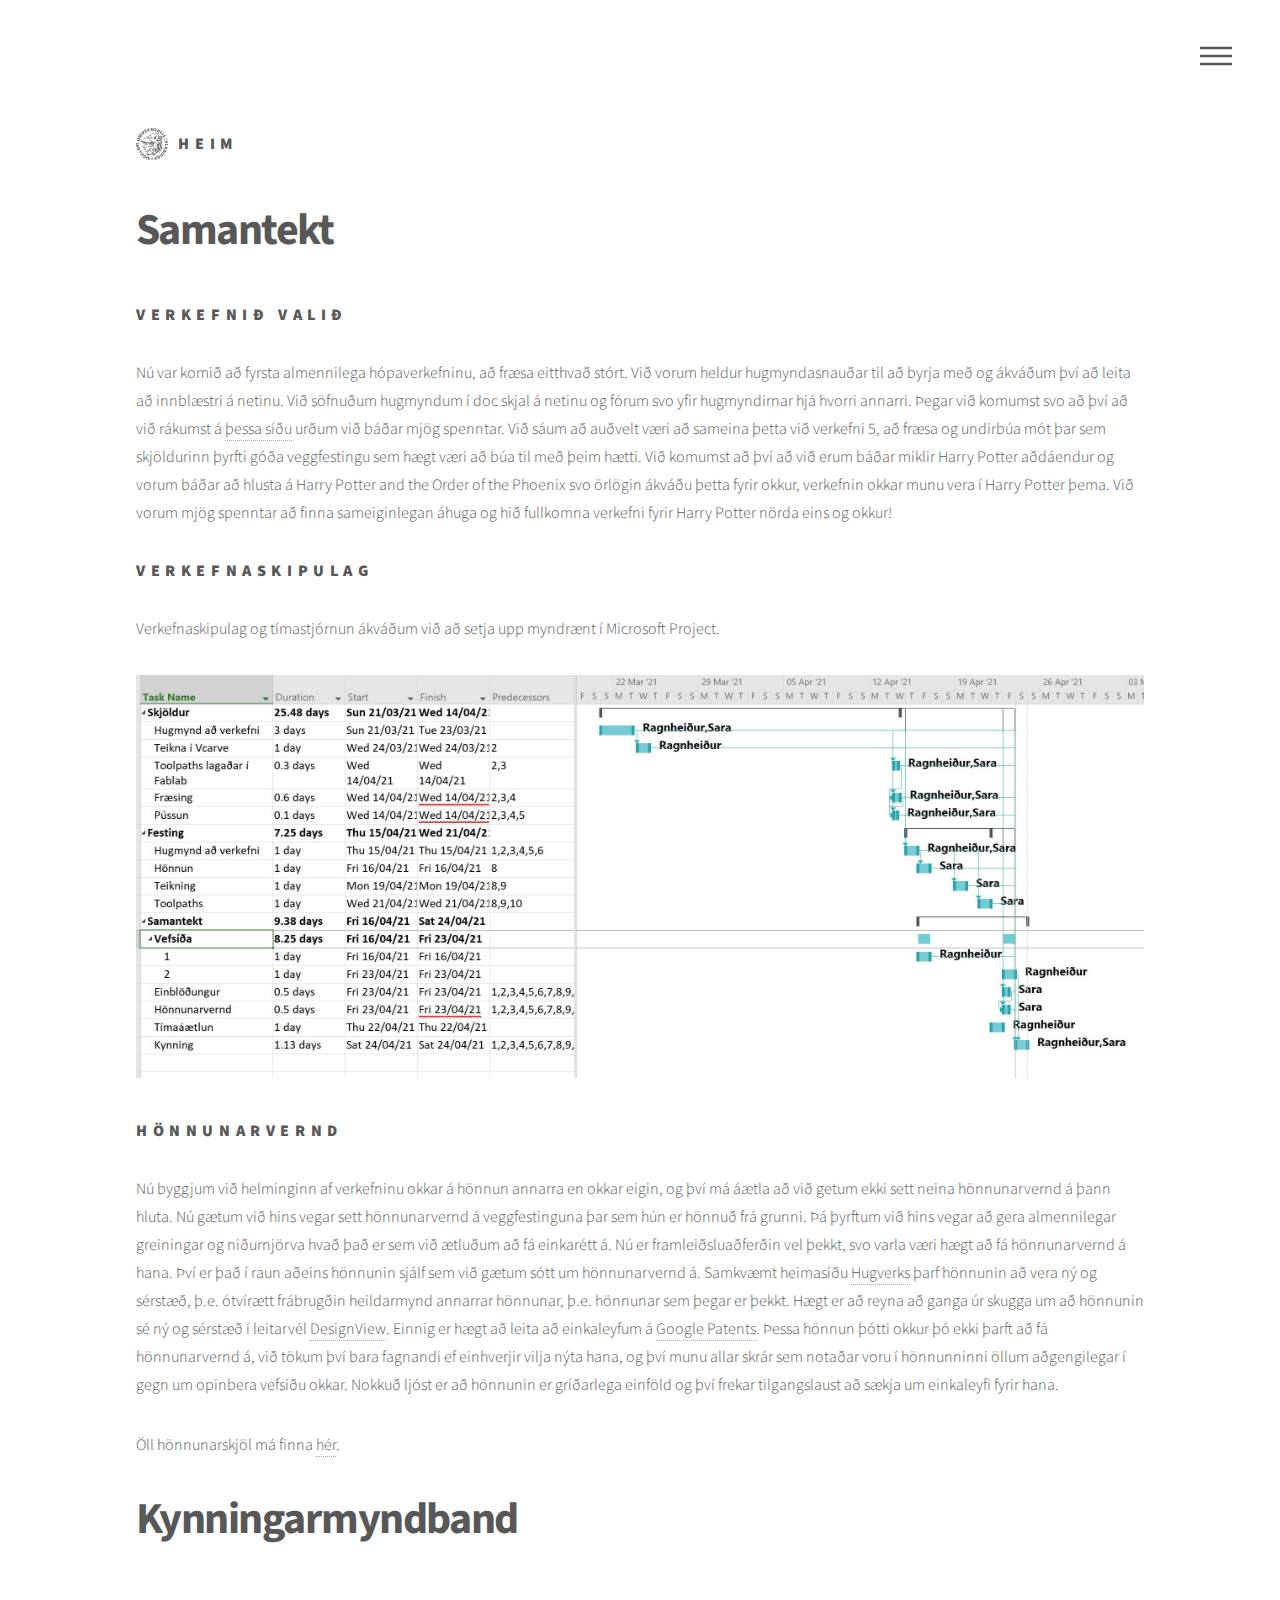
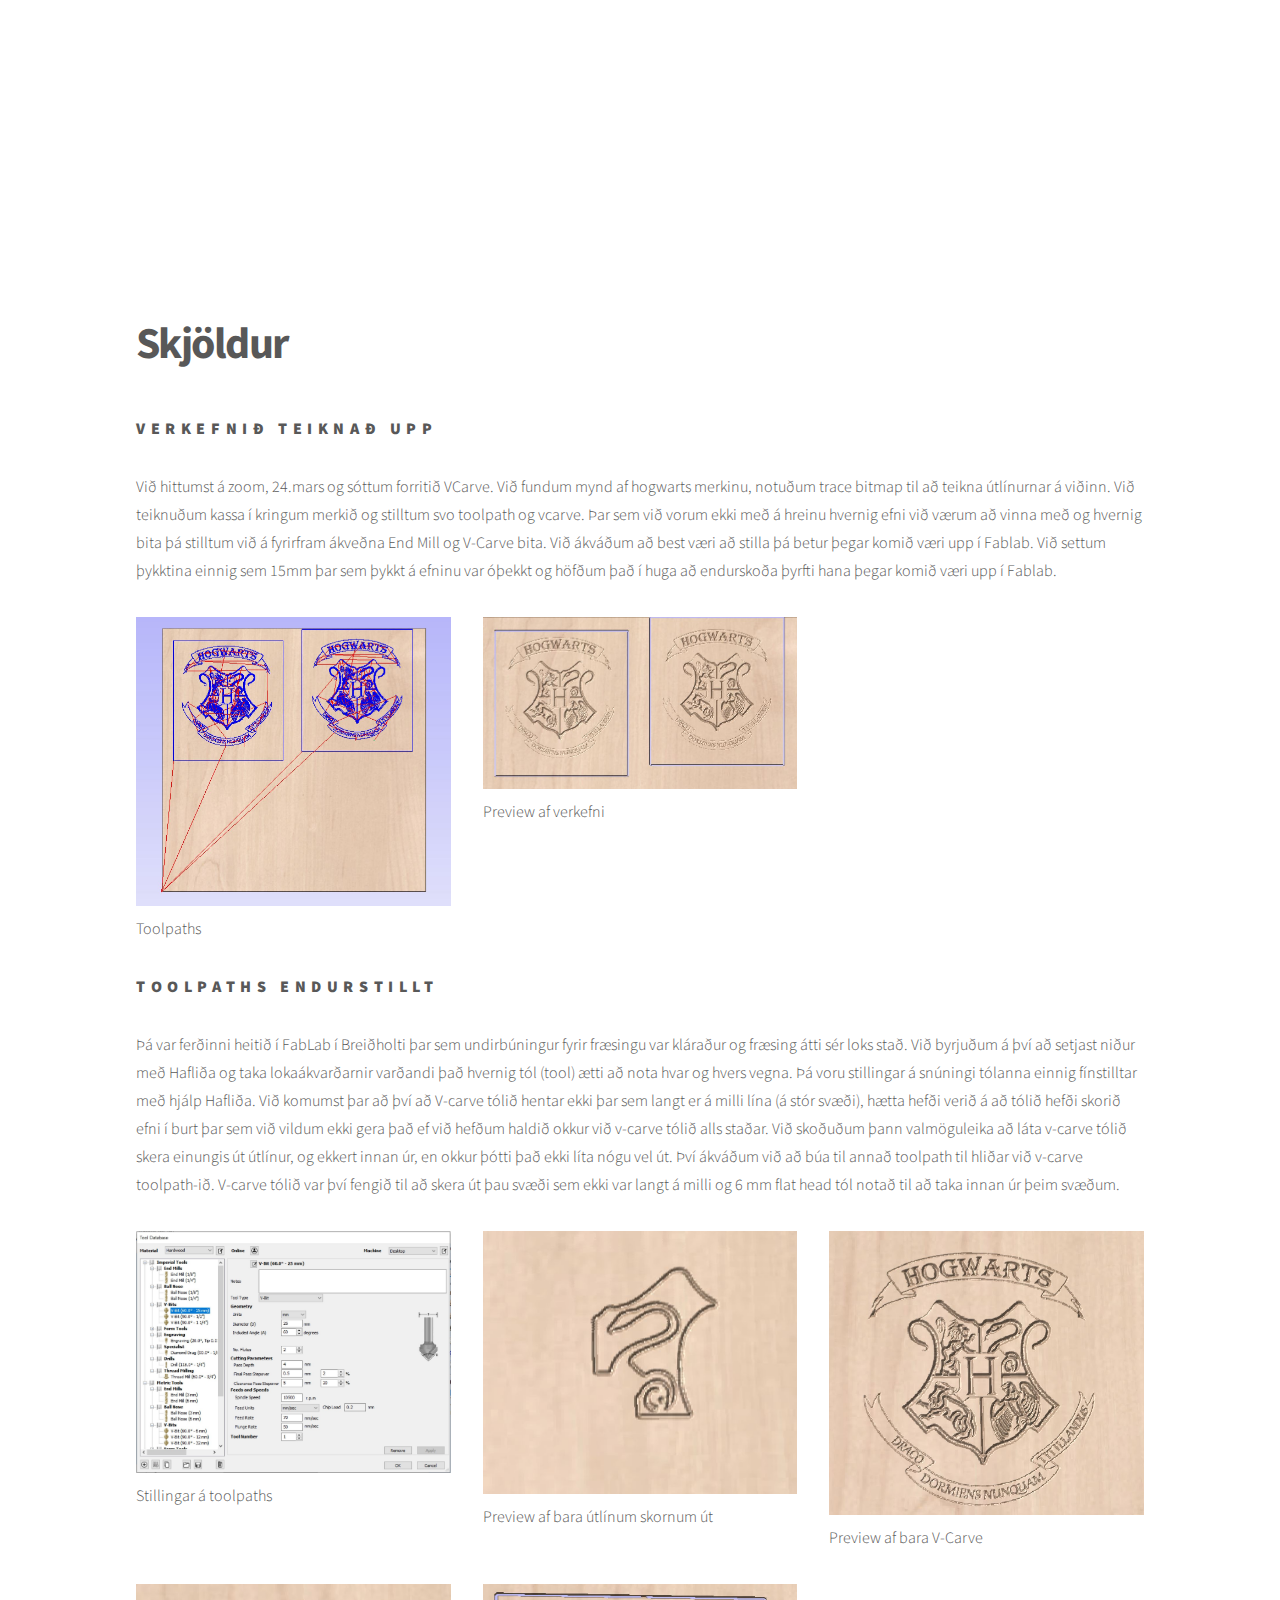
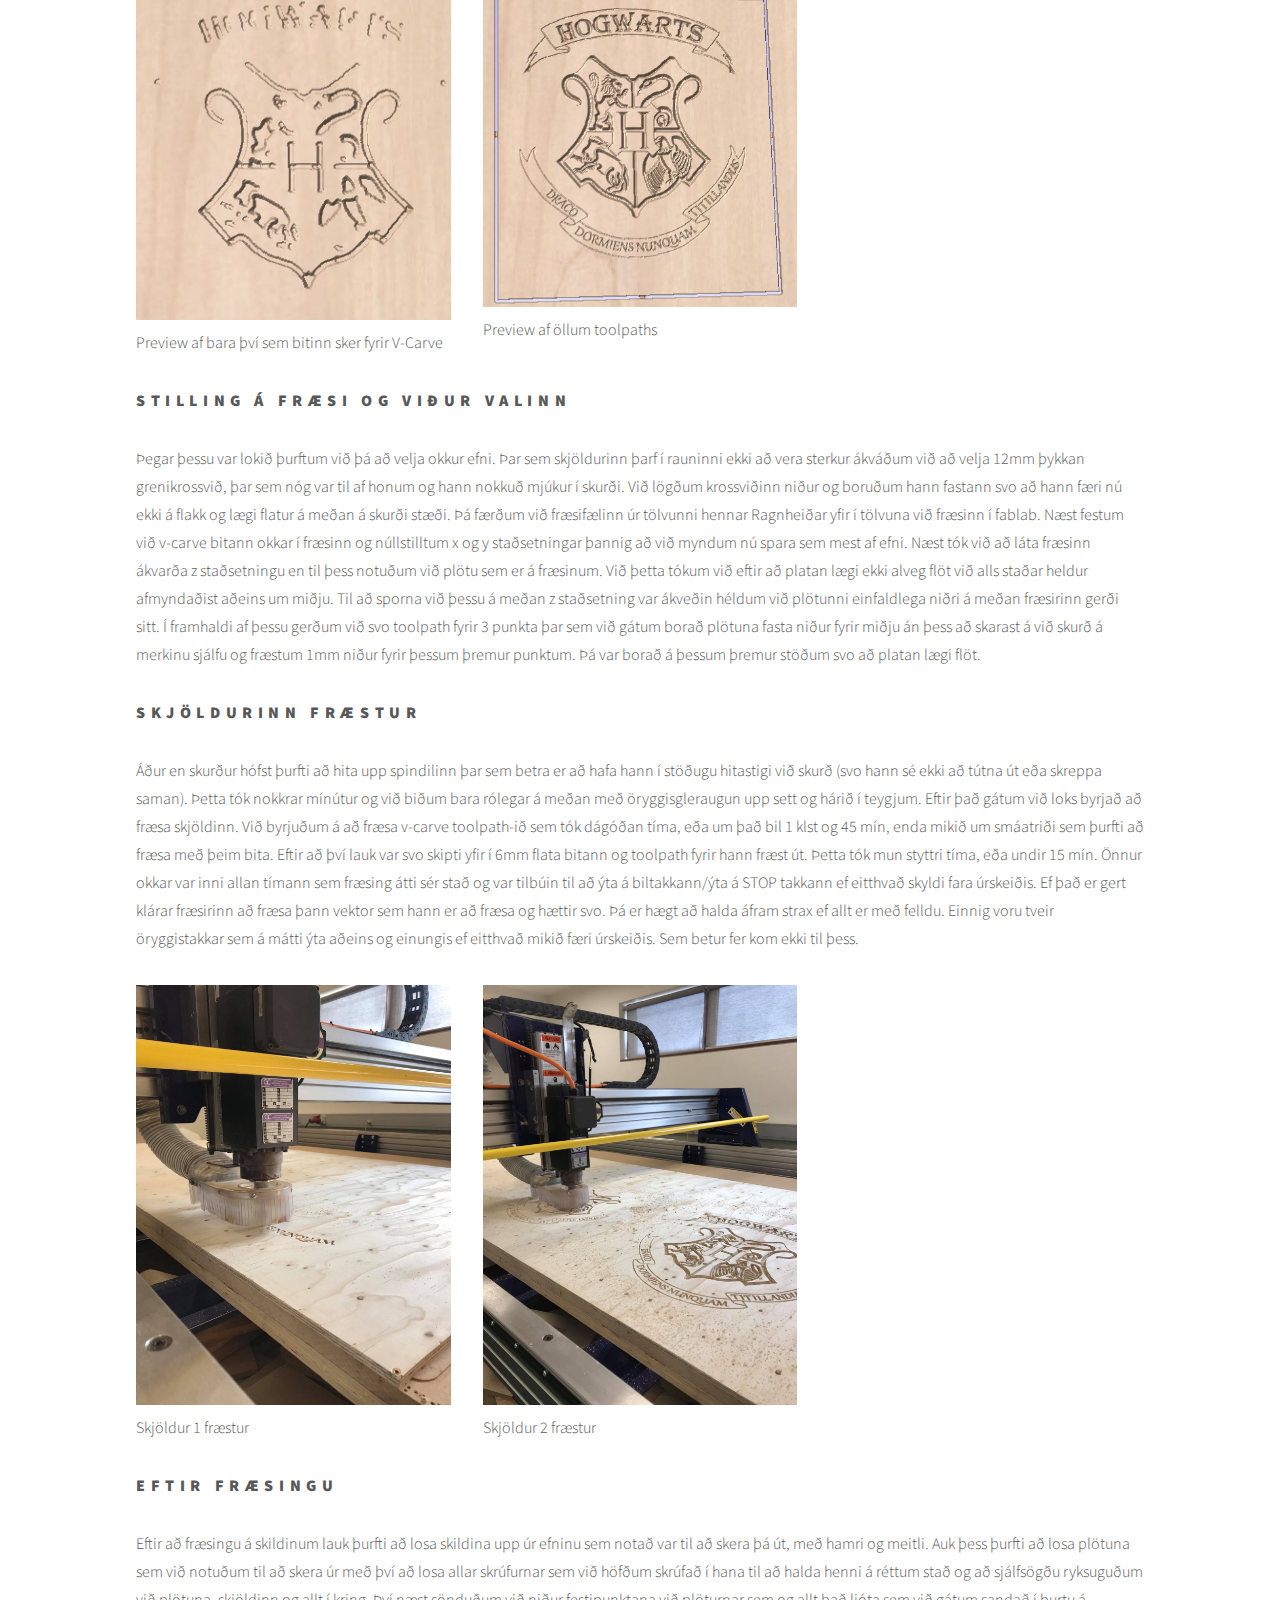
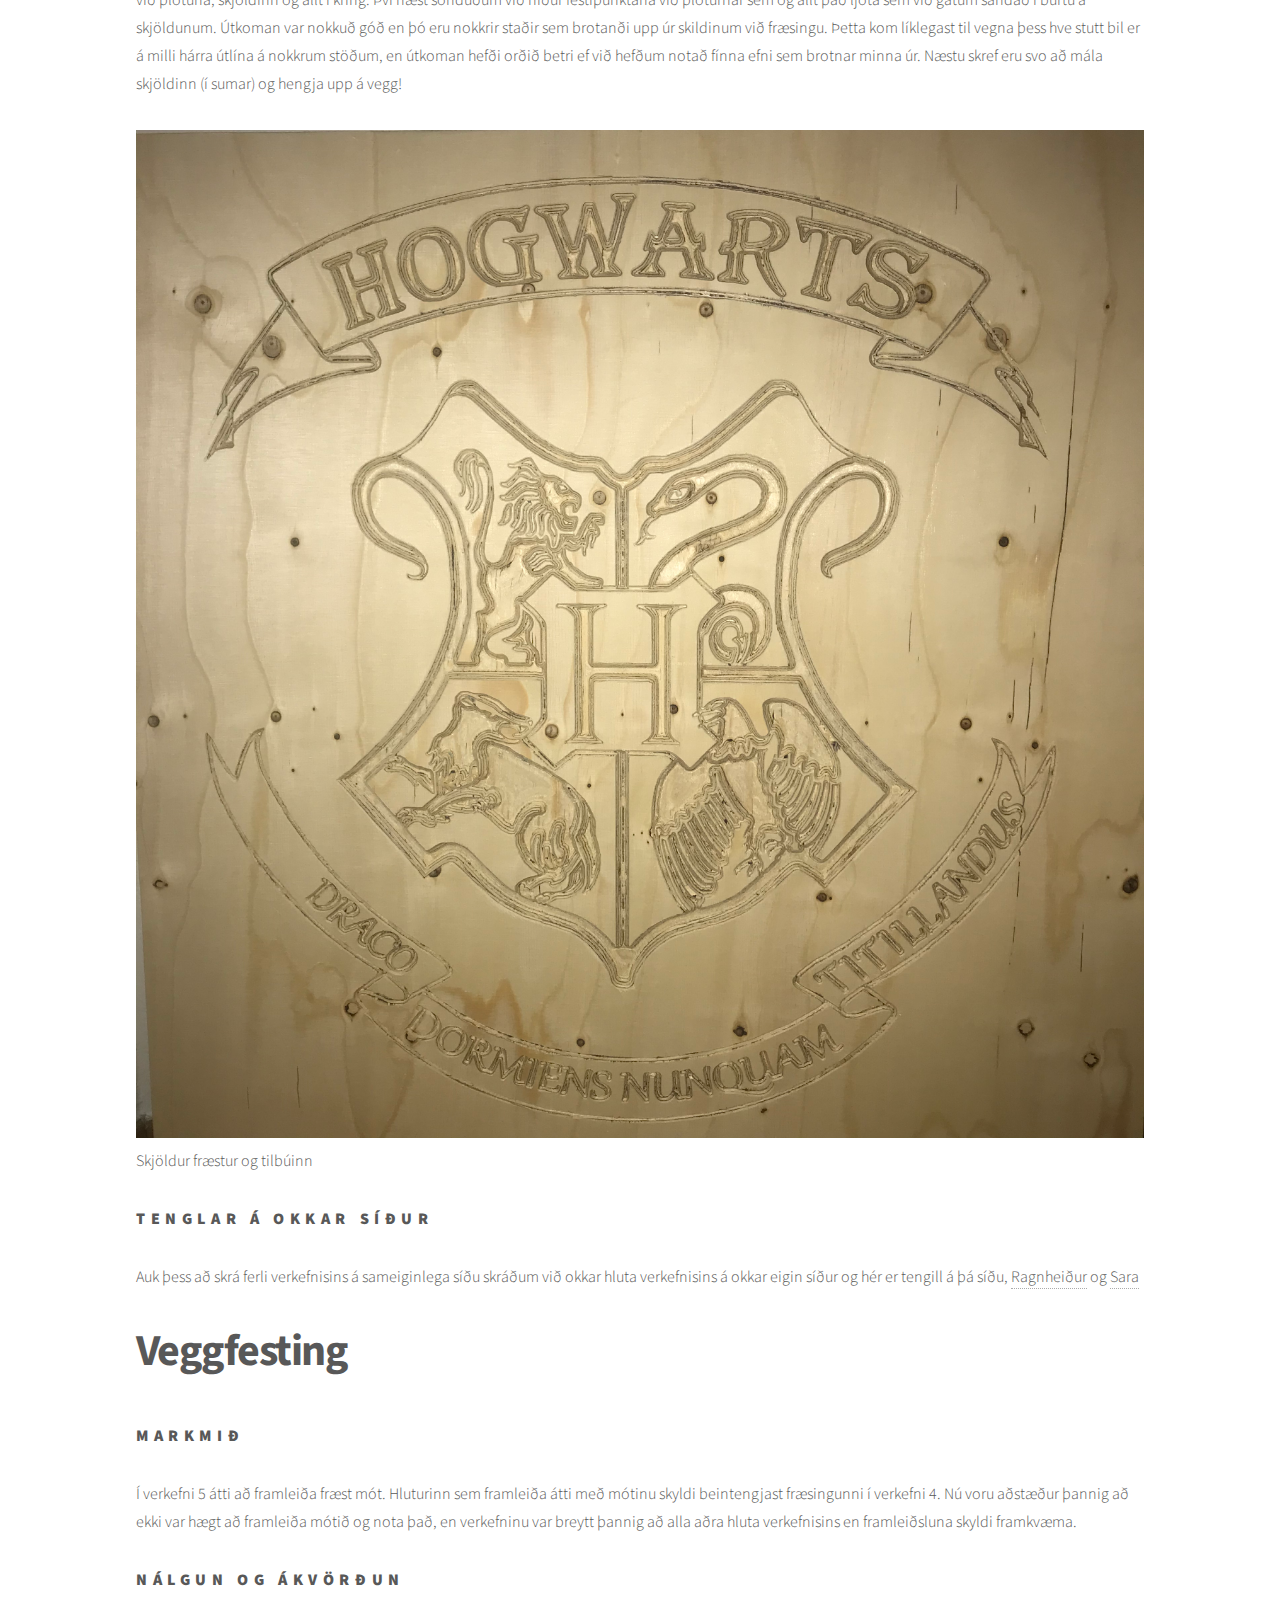
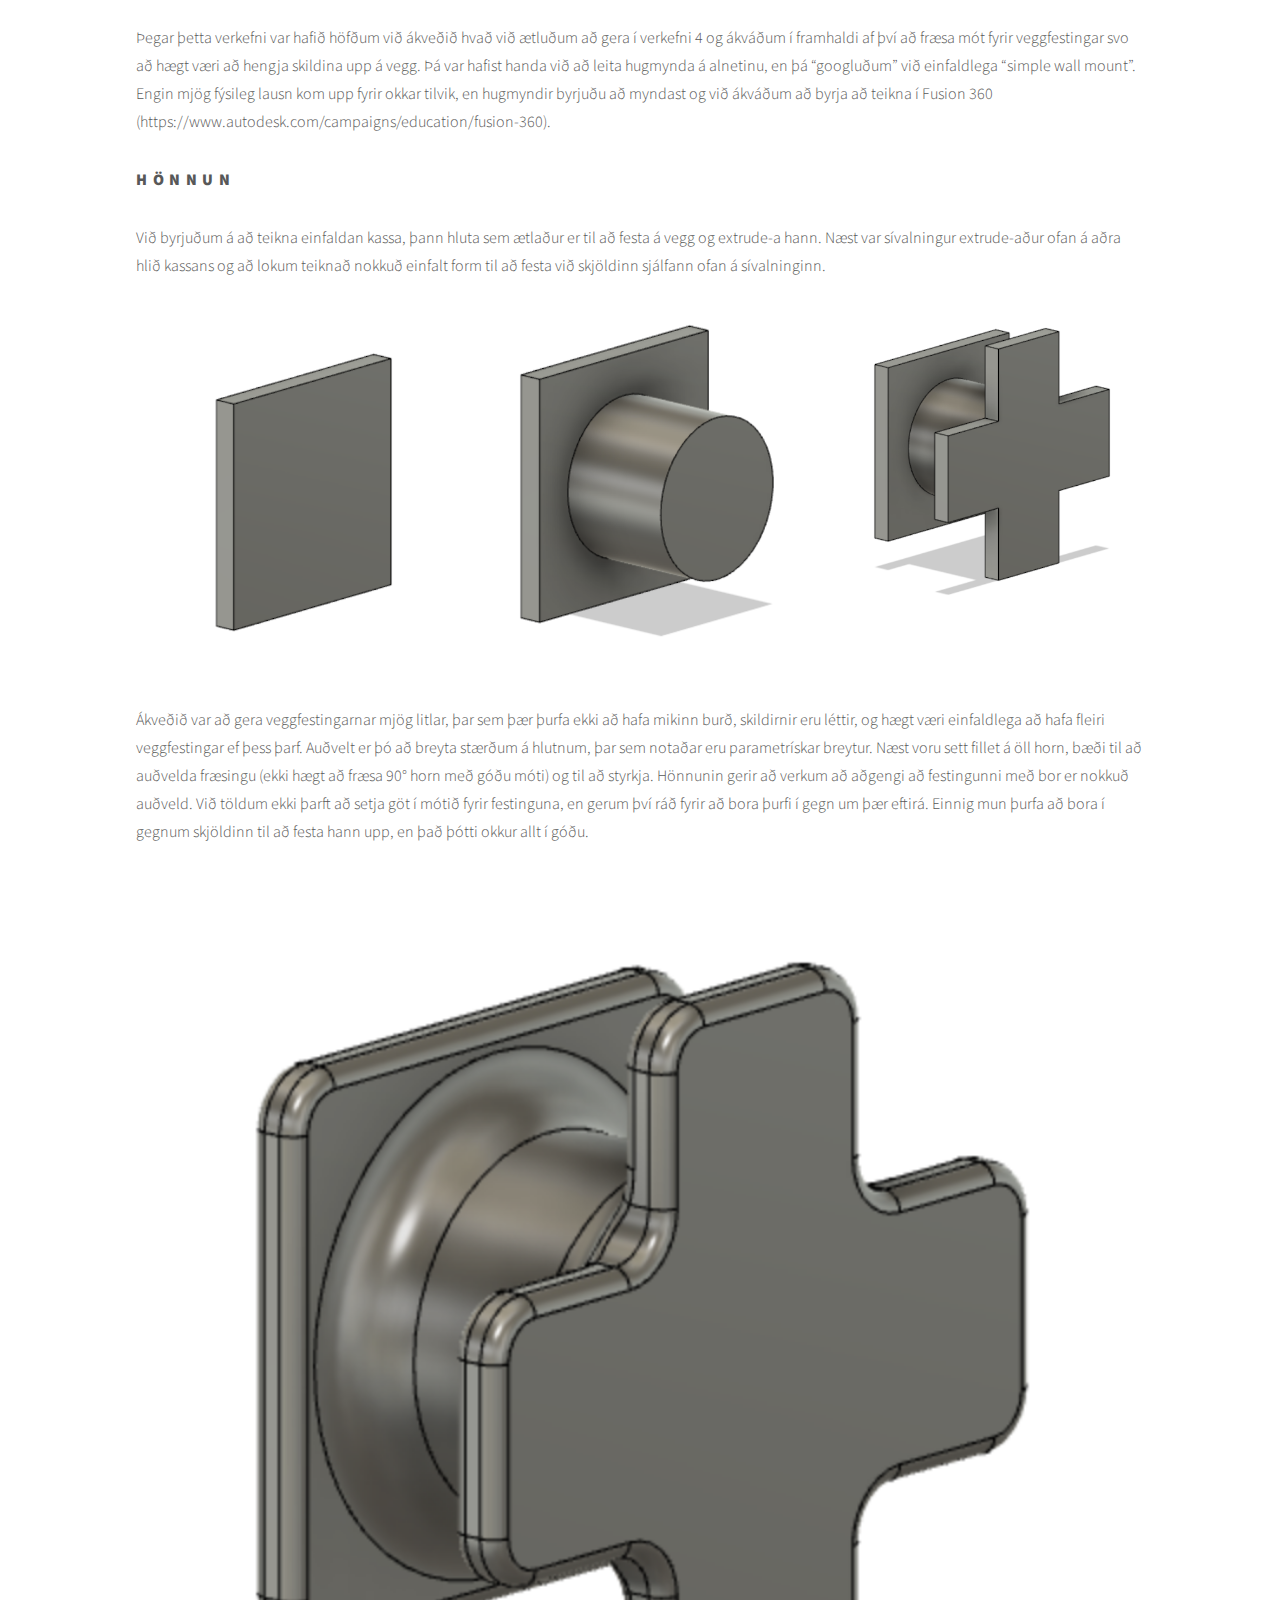
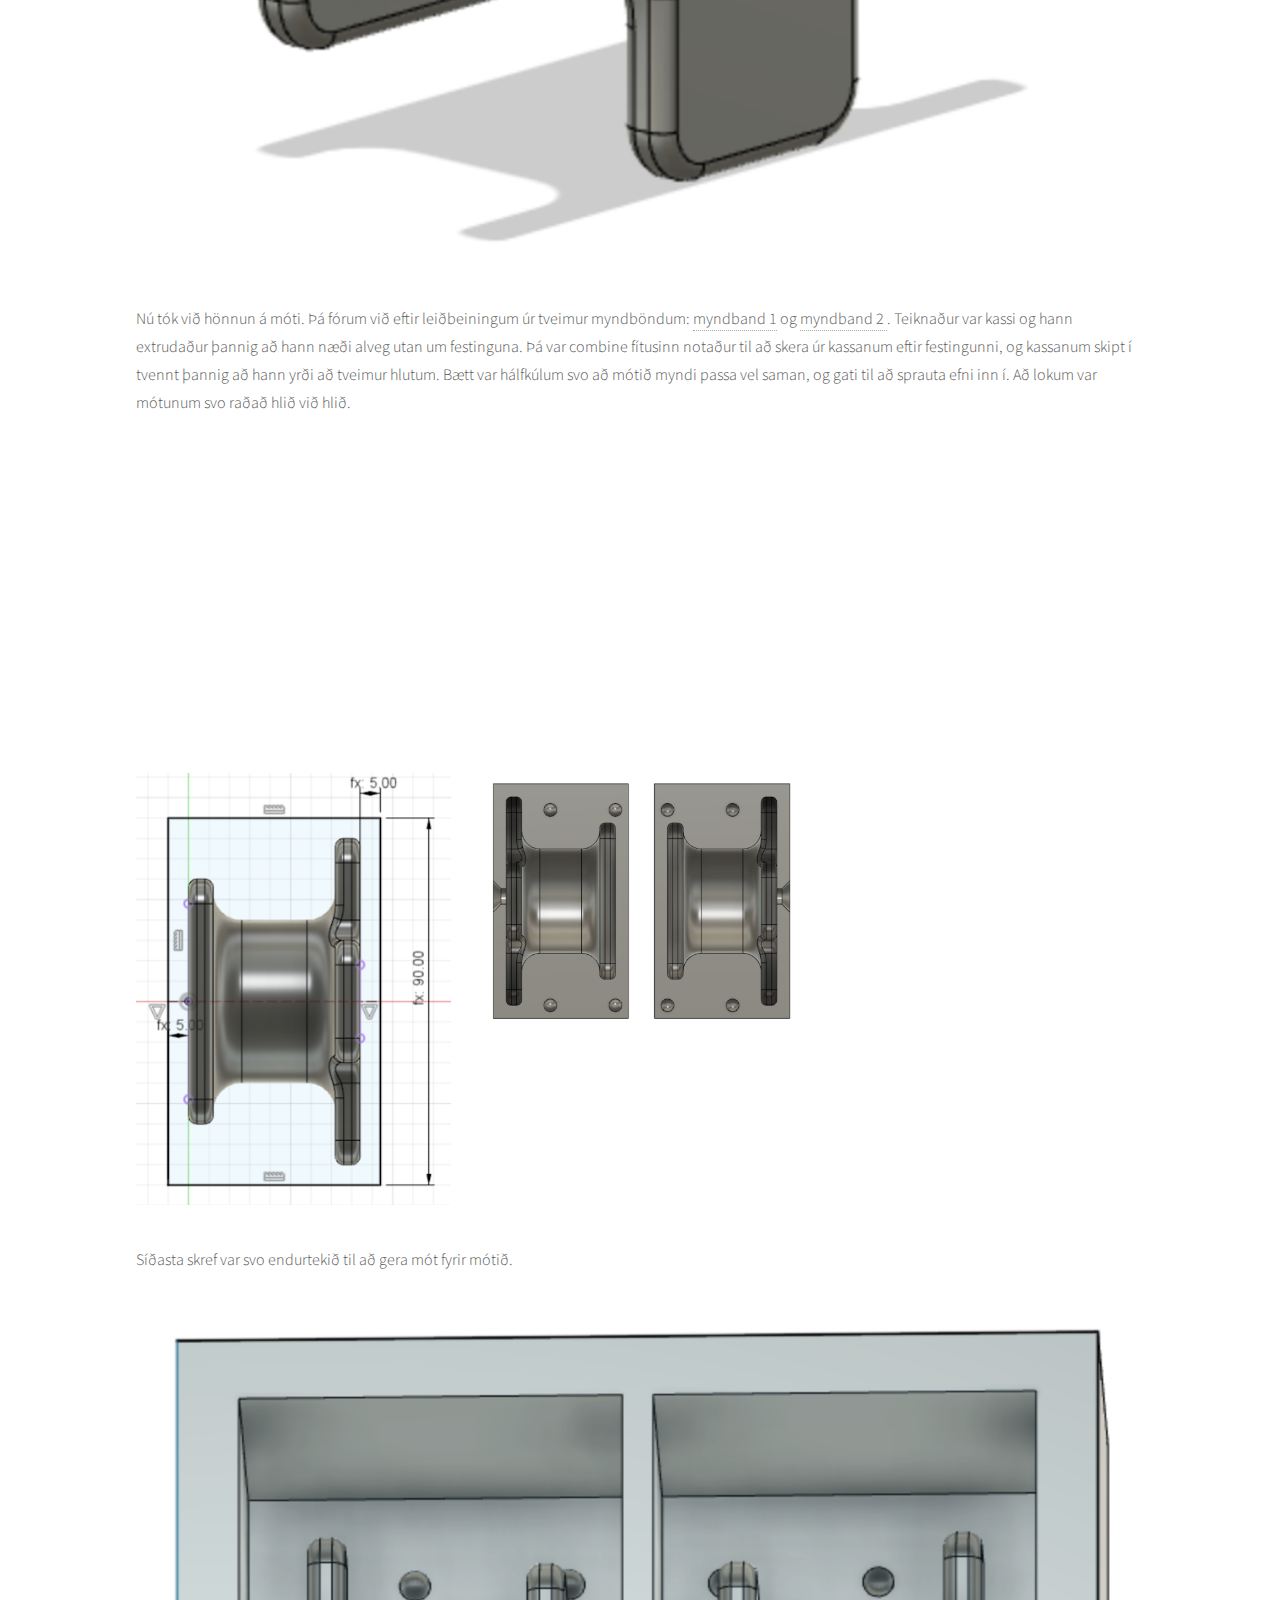
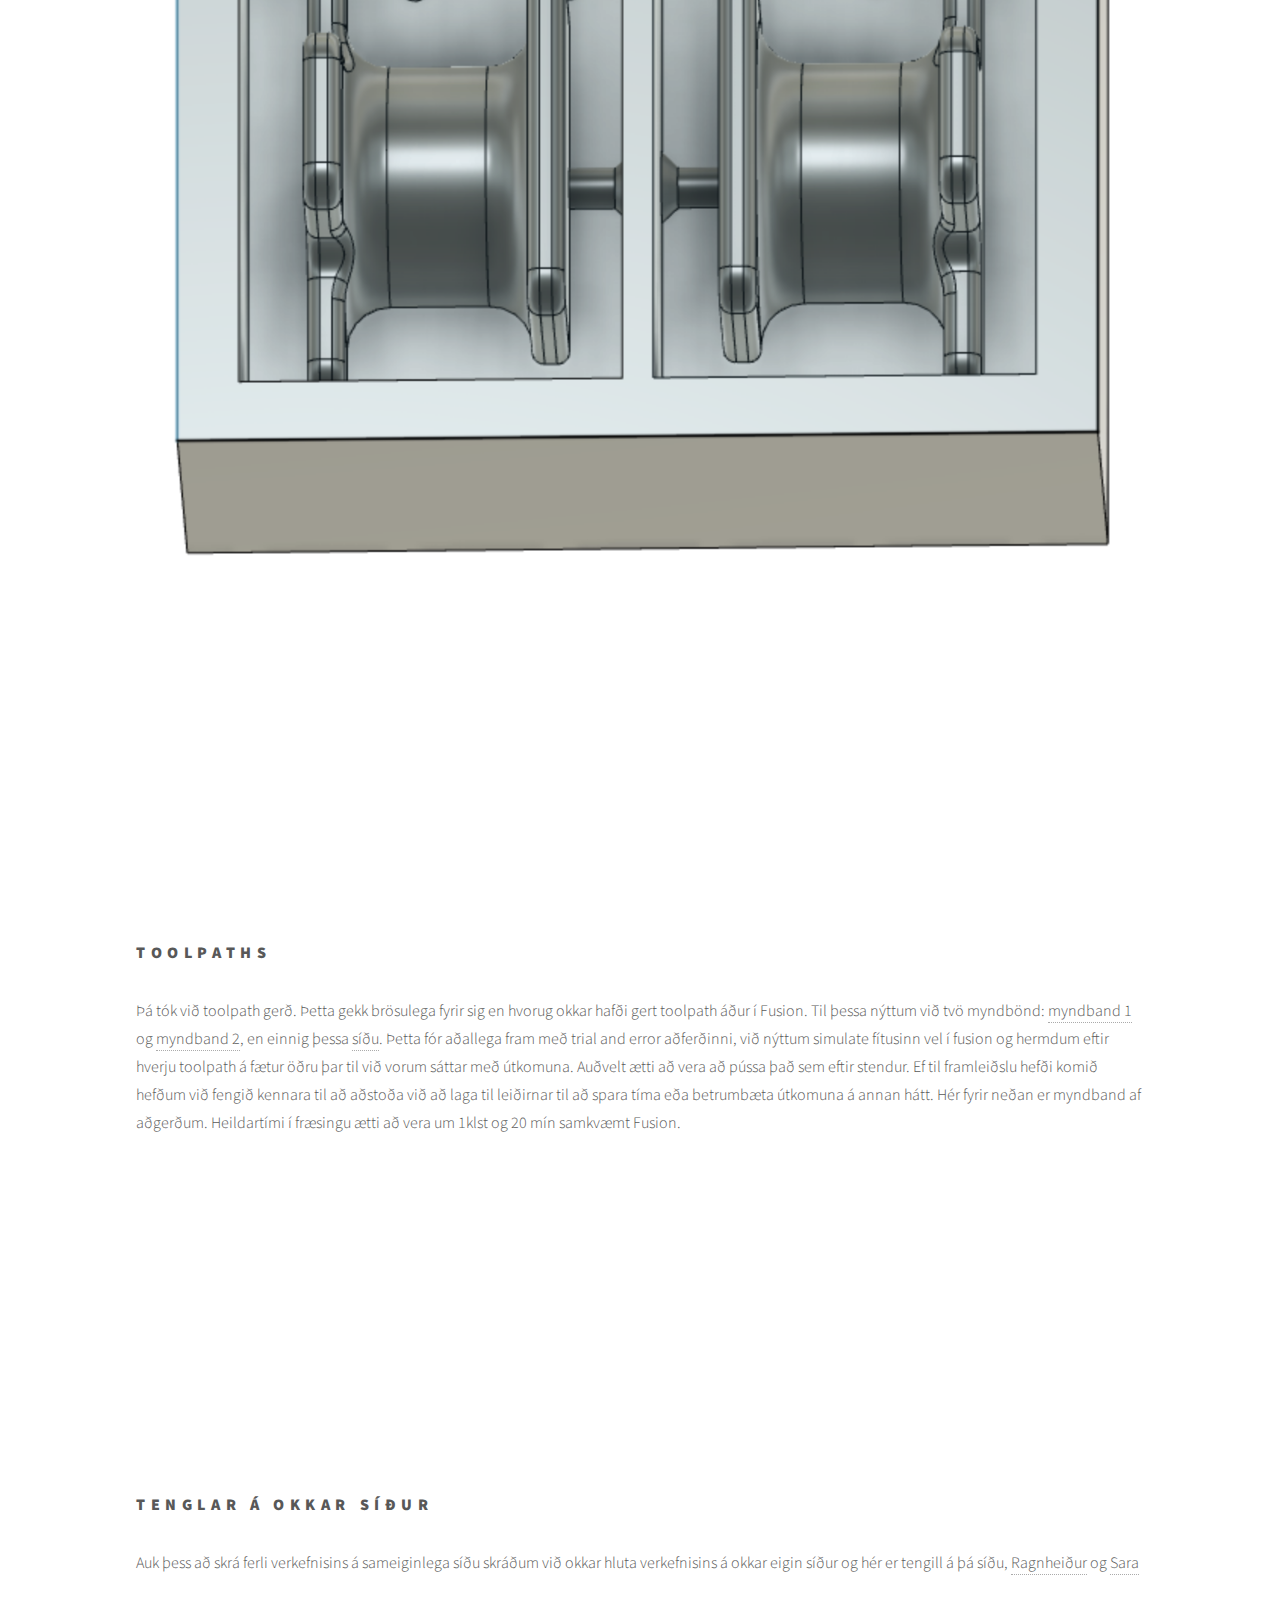
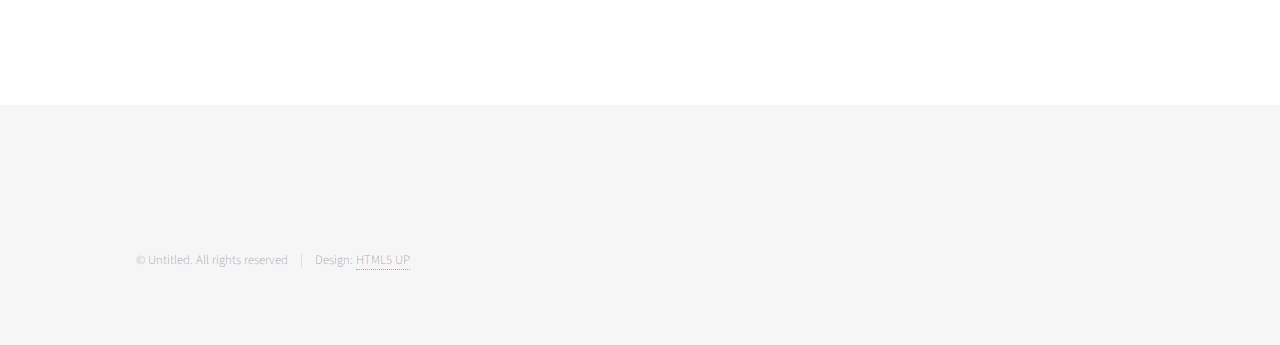
<file: Verk5.html>
<!DOCTYPE HTML>
<!--
	Phantom by HTML5 UP
	html5up.net | @ajlkn
	Free for personal and commercial use under the CCA 3.0 license (html5up.net/license)
-->
<html>
	<head>
		<title>Tölvustýrður skurður</title>
		<meta charset="utf-8" />
		<meta name="viewport" content="width=device-width, initial-scale=1, user-scalable=no" />
		<link rel="stylesheet" href="assets/css/main.css" />
		<noscript><link rel="stylesheet" href="assets/css/noscript.css" /></noscript>
	</head>
	<body class="is-preload">
		<!-- Wrapper -->
			<div id="wrapper">

				<!-- Header -->
					<header id="header">
						<div class="inner">

							<!-- Logo -->
								<a href="index.html" class="logo">
									<span class="symbol"><img src="images/pallas.jpg" alt="" /></span><span class="title">Heim</span>
								</a>

							<!-- Nav -->
								<nav>
									<ul>
										<li><a href="#menu">Menu</a></li>
									</ul>
								</nav>

						</div>
					</header>

				<!-- Menu -->
					<nav id="menu">
						<h2>Menu</h2>
						<ul>
							<li><a href="index.html">Home</a></li>
							<li><a href="Verk1.html">Verkefni 2</a></li>
                            <li><a href="Verk2.html">Verkefni 3</a></li>
                            <li><a href="Verk3.html">Verkefni 4</a></li>
                            <li><a href="Verk4.html">Verkefni 5</a></li>
                            <li><a href="Verk5.html">Verkefni 6</a></li>
							<li><a href="Ragnheidur.html">Ragnheiður</a></li>
							<li><a href="Sara.html">Sara</a></li>
						</ul>
					</nav>

				<!-- Main -->
					<div id="main">
						<div class="inner">
                            <h1>Samantekt</h1>
                            <h3>Verkefnið valið</h3>
                            <p>
                                Nú var komið að fyrsta almennilega hópaverkefninu, að fræsa eitthvað stórt. Við vorum heldur hugmyndasnauðar til að byrja með og ákváðum því að leita að innblæstri á netinu. Við söfnuðum hugmyndum í doc skjal á netinu og fórum svo yfir hugmyndirnar hjá hvorri annarri. Þegar við komumst svo að því að við rákumst á <a href="https://www.instructables.com/Hogwarts-Crest-CNC-Milling/">þessa síðu</a> urðum við báðar mjög spenntar.  Við sáum að auðvelt væri að sameina þetta við verkefni 5, að fræsa og undirbúa mót þar sem skjöldurinn þyrfti góða veggfestingu sem hægt væri að búa til með þeim hætti. Við komumst að því að við erum báðar miklir Harry Potter aðdáendur og vorum báðar að hlusta á Harry Potter and the Order of the Phoenix svo örlögin ákváðu þetta fyrir okkur, verkefnin okkar munu vera í Harry Potter þema. Við vorum mjög spenntar að finna sameiginlegan áhuga og hið fullkomna verkefni fyrir Harry Potter nörda eins og okkur!
                            </p>
                            <h3>Verkefnaskipulag</h3>
                            <p>
                                Verkefnaskipulag og tímastjórnun ákváðum við að setja upp myndrænt í Microsoft Project.
                            </p>
                            <img src="images/gantt_chart.JPG" alt="mot1" style="width:100%">
                            <p></p>
                            <h3>Hönnunarvernd</h3>
                            <p>
                                Nú byggjum við helminginn af verkefninu okkar á hönnun annarra en okkar eigin, og því má áætla að við getum ekki sett neina hönnunarvernd á þann hluta. Nú gætum við hins vegar sett hönnunarvernd á veggfestinguna þar sem hún er hönnuð frá grunni. Þá þyrftum við hins vegar að gera almennilegar greiningar og niðurnjörva hvað það er sem við ætluðum að fá einkarétt á. Nú er framleiðsluaðferðin vel þekkt, svo varla væri hægt að fá hönnunarvernd á hana. Því er það í raun aðeins hönnunin sjálf sem við gætum sótt um hönnunarvernd á. Samkvæmt heimasíðu <a href="https://www.hugverk.is/umsaekjendur/umsoknarform/saekja-um-honnun">Hugverks</a> þarf hönnunin að vera ný og sérstæð, þ.e. ótvírætt frábrugðin heildarmynd annarrar hönnunar, þ.e. hönnunar sem þegar er þekkt. Hægt er að reyna að ganga úr skugga um að hönnunin sé ný og sérstæð í leitarvél <a href="https://www.tmdn.org/tmdsview-web/welcome#/dsview/results?page=1&pageSize=20&criteria=W&indicationOfProduct=wall%20fastenings">DesignView</a>. Einnig er hægt að leita að einkaleyfum á <a href="https://www.google.com/?tbm=pts">Google Patents</a>. Þessa hönnun þótti okkur þó ekki þarft að fá hönnunarvernd á, við tökum því bara fagnandi ef einhverjir vilja nýta hana, og því munu allar skrár sem notaðar voru í hönnunninni öllum aðgengilegar í gegn um opinbera vefsíðu okkar. Nokkuð ljóst er að hönnunin er gríðarlega einföld og því frekar tilgangslaust að sækja um einkaleyfi fyrir hana.

                            </p>
                            <p>
                                Öll hönnunarskjöl má finna <a href="https://www.dropbox.com/sh/7w3qbb5yxsscb0o/AAA7rbeQYVLW7Od0P_KXEBFra?dl=0">hér</a>.
                            </p>
                            <h1>Kynningarmyndband</h1>
                            <iframe width="560" height="315" src="https://www.youtube.com/embed/OY9mSHqvO0Y" title="YouTube video player" frameborder="0" allow="accelerometer; autoplay; clipboard-write; encrypted-media; gyroscope; picture-in-picture" allowfullscreen></iframe>
                            <h1>Skjöldur</h1>
							
                            <h3>Verkefnið teiknað upp</h3>
							<p>
                                Við hittumst á zoom, 24.mars og sóttum forritið VCarve. Við fundum mynd af hogwarts merkinu, notuðum trace bitmap til að teikna útlínurnar á viðinn. Við teiknuðum kassa í kringum merkið og stilltum svo toolpath og vcarve. Þar sem við vorum ekki með á hreinu hvernig efni við værum að vinna með og hvernig bita þá stilltum við á fyrirfram ákveðna End Mill og V-Carve bita. Við ákváðum að best væri að stilla þá betur þegar komið væri upp í Fablab. Við settum þykktina einnig sem 15mm þar sem þykkt á efninu var óþekkt og höfðum það í huga að endurskoða þyrfti hana þegar komið væri upp í Fablab. 
                            </p>
                            
                            <div class="row">
                                    <div class="column">
                                        <img src="images/3d_allt_carve.JPG" alt="carve" style="width:100%">
                                        <p>Toolpaths</p>
                                    </div>
                                    <div class="column">
                                        <img src="images/hogwarts_preview.JPG" alt="hogwarts" style="width:100%">
                                        <p>Preview af verkefni</p>
                                    </div>
                                </div>
                            <h3>Toolpaths endurstillt</h3>
                            <p>
                                Þá var ferðinni heitið í FabLab í Breiðholti þar sem undirbúningur fyrir fræsingu var kláraður og fræsing átti sér loks stað. Við byrjuðum á því að setjast niður með Hafliða og taka lokaákvarðarnir varðandi það hvernig tól (tool) ætti að nota hvar og hvers vegna. Þá voru stillingar á snúningi tólanna einnig fínstilltar með hjálp Hafliða. Við komumst þar að því að V-carve tólið hentar ekki þar sem langt er á milli lína (á stór svæði), hætta hefði verið á að tólið hefði skorið efni í burt þar sem við vildum ekki gera það ef við hefðum haldið okkur við v-carve tólið alls staðar. Við skoðuðum þann valmöguleika að láta v-carve tólið skera einungis út útlínur, og ekkert innan úr, en okkur þótti það ekki líta nógu vel út. Því ákváðum við að búa til annað toolpath til hliðar við v-carve toolpath-ið. V-carve tólið var því fengið til að skera út  þau svæði sem ekki var langt á milli og 6 mm flat head tól notað til að taka innan úr þeim svæðum. 
                            </p>
                            <div class="row">
                                    <div class="column">
                                        <img src="images/toolpaths_stilling.JPG" alt="toolpaths" style="width:100%">
                                        <p>Stillingar á toolpaths</p>
                                    </div>
                                    <div class="column">
                                        <img src="images/utlinur.JPG" alt="utlinur" style="width:100%">
                                        <p>Preview af bara útlínum skornum út</p>
                                    </div>
                                    <div class="column">
                                        <img src="images/bara_vcarve.JPG" alt="v_carve" style="width:100%">
                                        <p>Preview af bara V-Carve</p>
                                    </div>
                                    <div class="column">
                                        <img src="images/vcarve_med%20bita.JPG" alt="vbiti" style="width:100%">
                                        <p>Preview af bara því sem bitinn sker fyrir V-Carve</p>
                                    </div>
                                <div class="column">
                                        <img src="images/allt_toolpaths.JPG" alt="allt" style="width:100%">
                                        <p>Preview af öllum toolpaths</p>
                                    </div>
                                </div>
                            <h3>Stilling á fræsi og viður valinn</h3>
                            <p>
                                Þegar þessu var lokið þurftum við þá að velja okkur efni. Þar sem skjöldurinn þarf í rauninni ekki að vera sterkur ákváðum við að velja 12mm þykkan grenikrossvið, þar sem nóg var til af honum og hann nokkuð mjúkur í skurði. Við lögðum krossviðinn niður og boruðum hann fastann svo að hann færi nú ekki á flakk og lægi flatur á meðan á skurði stæði. Þá færðum við fræsifælinn úr tölvunni hennar Ragnheiðar yfir í tölvuna við fræsinn í fablab. Næst festum við v-carve bitann okkar í fræsinn og núllstilltum x og y staðsetningar þannig að við myndum nú spara sem mest af efni. Næst tók við að láta fræsinn ákvarða z staðsetningu en til þess notuðum við plötu sem er á fræsinum. Við þetta tókum við eftir að platan lægi ekki alveg flöt við alls staðar heldur afmyndaðist aðeins um miðju. Til að sporna við þessu á meðan z staðsetning var ákveðin héldum við plötunni einfaldlega niðri á meðan fræsirinn gerði sitt. Í framhaldi af þessu gerðum við svo toolpath fyrir 3 punkta þar sem við gátum borað plötuna fasta niður fyrir miðju án þess að skarast á við skurð á merkinu sjálfu og fræstum 1mm niður fyrir þessum þremur punktum. Þá var borað á þessum þremur stöðum svo að platan lægi flöt.

                            </p>
                            <h3>Skjöldurinn fræstur</h3>
                            <p>
                                Áður en skurður hófst þurfti að hita upp spindilinn þar sem betra er að hafa hann í stöðugu hitastigi við skurð (svo hann sé ekki að tútna út eða skreppa saman). Þetta tók nokkrar mínútur og við biðum bara rólegar á meðan með öryggisgleraugun upp sett og hárið í teygjum. Eftir það gátum við loks byrjað að fræsa skjöldinn. Við byrjuðum á að fræsa v-carve toolpath-ið sem tók dágóðan tíma, eða um það bil 1 klst og 45 mín, enda mikið um smáatriði sem þurfti að fræsa með þeim bita. Eftir að því lauk var svo skipti yfir í 6mm flata bitann og toolpath fyrir hann fræst út. Þetta tók mun styttri tíma, eða undir 15 mín. Önnur okkar var inni allan tímann sem fræsing átti sér stað og var tilbúin til að ýta á biltakkann/ýta á STOP takkann ef eitthvað skyldi fara úrskeiðis. Ef það er gert klárar fræsirinn að fræsa þann vektor sem hann er að fræsa og hættir svo. Þá er hægt að halda áfram strax ef allt er með felldu. Einnig voru tveir öryggistakkar sem á mátti ýta aðeins og einungis ef eitthvað mikið færi úrskeiðis. Sem betur fer kom ekki til þess.

                            </p>
                            
                              <div class="row">
                                    <div class="column">
                                        <img src="images/fraesing1.jpg" alt="fræsing 1" style="width:100%">
                                        <p>Skjöldur 1 fræstur</p>
                                    </div>
                                    <div class="column">
                                        <img src="images/fraesing2.jpg" alt="fræsing 2" style="width:100%">
                                        <p>Skjöldur 2 fræstur</p>
                                    </div>
                                </div>
                            <h3>Eftir fræsingu</h3>
                            <p>
                                Eftir að fræsingu á skildinum lauk þurfti að losa skildina upp úr efninu sem notað var til að skera þá út, með hamri og meitli. Auk þess þurfti að losa plötuna sem við notuðum til að skera úr með því að losa allar skrúfurnar sem við höfðum skrúfað í hana til að halda henni á réttum stað og að sjálfsögðu ryksuguðum við plötuna, skjöldinn og allt í kring. Því næst sönduðum við niður festipunktana við plöturnar sem og allt það ljóta sem við gátum sandað í burtu á skjöldunum. Útkoman var nokkuð góð en þó eru nokkrir staðir sem brotanði upp úr skildinum við fræsingu. Þetta kom líklegast til vegna þess hve stutt bil er á milli hárra útlína á nokkrum stöðum, en útkoman hefði orðið betri ef við hefðum notað fínna efni sem brotnar minna úr. Næstu skref eru svo að mála skjöldinn (í sumar) og hengja upp á vegg!
                            </p>
                            <img src="images/skjoldur.png" alt="skjoldur" style="width:100%">
                                        <p>Skjöldur fræstur og tilbúinn</p>
                            
                            <h3>Tenglar á okkar síður</h3>
                            <p>
                                Auk þess að skrá ferli verkefnisins á sameiginlega síðu skráðum við okkar hluta verkefnisins á okkar eigin síður og hér er tengill á þá síðu, <a href="https://ragnheidurt.github.io/rat21/Verk4.html">Ragnheiður</a> og <a href="https://saraisey.github.io/CNCMillingBig.html?fbclid=IwAR1rbegWS-pkMm4e2vjFR5KQ8qDsdHCLeLvflrEIsI3_u16QSVSd1wqvDvc">Sara</a>
                            </p>
                            
                            <h1>Veggfesting</h1>
                            <h3>Markmið</h3>
                            <p>
                               Í verkefni 5 átti að framleiða fræst mót. Hluturinn sem framleiða átti með mótinu skyldi beintengjast fræsingunni í verkefni 4. Nú voru aðstæður þannig að ekki var hægt að framleiða mótið og nota það, en verkefninu var breytt þannig að alla aðra hluta verkefnisins en framleiðsluna skyldi framkvæma. 
                            </p>
                            <h3>Nálgun og ákvörðun</h3>
							<p>
                               Þegar þetta verkefni var hafið höfðum við ákveðið hvað við ætluðum að gera í verkefni 4 og ákváðum í framhaldi af því að fræsa mót fyrir veggfestingar svo að hægt væri að hengja skildina upp á vegg. Þá var hafist handa við að leita hugmynda á alnetinu, en þá “googluðum” við einfaldlega “simple wall mount”. Engin mjög fýsileg lausn kom upp fyrir okkar tilvik, en hugmyndir byrjuðu að myndast og við ákváðum að byrja að teikna í Fusion 360 (https://www.autodesk.com/campaigns/education/fusion-360).

                            </p>
                            
                           
                            <h3>Hönnun</h3>
                            <p>
                               
                                Við byrjuðum á að teikna einfaldan kassa, þann hluta sem ætlaður er til að festa á vegg og extrude-a hann. Næst var sívalningur extrude-aður ofan á aðra hlið kassans og að lokum teiknað nokkuð einfalt form til að festa við skjöldinn sjálfann ofan á sívalninginn.

                            </p>
                             <div class="row">
                                    <div class="column">
                                        <img src="images/veggfesting1.png" alt="veggf1" style="width:100%">
                                        <p></p>
                                    </div>
                                    <div class="column">
                                        <img src="images/veggfesting2.png" alt="veggf2" style="width:100%">
                                        <p></p>
                                    </div>
                                    <div class="column">
                                        <img src="images/veggfesting3.png" alt="veggf3" style="width:100%">
                                        <p></p>
                                    </div>
                                        
                                </div>
                            <p>
                                Ákveðið var að gera veggfestingarnar mjög litlar, þar sem þær þurfa ekki að hafa mikinn burð, skildirnir eru léttir, og hægt væri einfaldlega að hafa fleiri veggfestingar ef þess þarf. Auðvelt er þó að breyta stærðum á hlutnum, þar sem notaðar eru parametrískar breytur. Næst voru sett fillet á öll horn, bæði til að auðvelda fræsingu (ekki hægt að fræsa 90° horn með góðu móti) og til að styrkja. Hönnunin gerir að verkum að aðgengi að festingunni með bor er nokkuð auðveld. Við töldum ekki þarft að setja göt í mótið fyrir festinguna, en gerum því ráð fyrir að bora þurfi í gegn um þær eftirá. Einnig mun þurfa að bora í gegnum skjöldinn til að festa hann upp, en það þótti okkur allt í góðu.

                            </p>
                            <img src="images/veggfesting4.png" alt="veggf4" style="width:100%">
                            <p></p>
                            <p>
                                Nú tók við hönnun á móti. Þá fórum við eftir leiðbeiningum úr tveimur myndböndum: <a href="https://www.youtube.com/watch?v=vKZx9eHEL6o&t=650s">myndband 1</a> og <a href="https://www.youtube.com/watch?v=KBAp1XE9tB0">myndband 2 </a>. Teiknaður var kassi og hann extrudaður þannig að hann næði alveg utan um festinguna. Þá var combine fítusinn notaður til að skera úr kassanum eftir festingunni, og kassanum skipt í tvennt þannig að hann yrði að tveimur hlutum. Bætt var hálfkúlum svo að mótið myndi passa vel saman, og gati til að sprauta efni inn í. Að lokum var mótunum svo raðað hlið við hlið.

                            </p>
                            <iframe width="560" height="315" src="https://www.youtube.com/embed/JpqNhj1IlrY" title="YouTube video player" frameborder="0" allow="accelerometer; autoplay; clipboard-write; encrypted-media; gyroscope; picture-in-picture" allowfullscreen></iframe>
                            <div class="row">
                                    <div class="column">
                                        <img src="images/unnamed.png" alt="mot1" style="width:100%">
                                        <p></p>
                                    </div>
                                    <div class="column">
                                        <img src="images/mot.png" alt="mot2" style="width:100%">
                                        <p></p>
                                    </div>
                                        
                                </div>
                            <p>Síðasta skref var svo endurtekið til að gera mót fyrir mótið.</p>
                            <img src="images/mot_fyrir_mot.png" alt="mot fyrir mot" style="width:100%">
                            <p></p>
                            <iframe width="560" height="315" src="https://www.youtube.com/embed/JpqNhj1IlrY" title="YouTube video player" frameborder="0" allow="accelerometer; autoplay; clipboard-write; encrypted-media; gyroscope; picture-in-picture" allowfullscreen></iframe>
                            <h3>Toolpaths</h3>
                            <p>
                                Þá tók við toolpath gerð. Þetta gekk brösulega fyrir sig en hvorug okkar hafði gert toolpath áður í Fusion. Til þessa nýttum við tvö myndbönd: <a href="https://www.youtube.com/watch?v=whGKwsEY4Vo">myndband 1</a> og <a href="https://www.youtube.com/watch?v=Bd6-BQUCbVA&t=1001s">myndband 2</a>, en einnig þessa <a href="https://pub.pages.cba.mit.edu/feed_speeds/">síðu</a>. Þetta fór aðallega fram með trial and error aðferðinni, við nýttum simulate fítusinn vel í fusion og hermdum eftir hverju toolpath á fætur öðru þar til við vorum sáttar með útkomuna. Auðvelt ætti að vera að pússa það sem eftir stendur. Ef til framleiðslu hefði komið hefðum við fengið kennara til að aðstoða við að laga til leiðirnar til að spara tíma eða betrumbæta útkomuna á annan hátt. Hér fyrir neðan er myndband af aðgerðum. Heildartími í fræsingu ætti að vera um 1klst og 20 mín samkvæmt Fusion.

                            </p>
                            <iframe width="560" height="315" src="https://www.youtube.com/embed/-sSVX1DOlOs" title="YouTube video player" frameborder="0" allow="accelerometer; autoplay; clipboard-write; encrypted-media; gyroscope; picture-in-picture" allowfullscreen></iframe>
                            
                            <h3>Tenglar á okkar síður</h3>
                            <p>
                                Auk þess að skrá ferli verkefnisins á sameiginlega síðu skráðum við okkar hluta verkefnisins á okkar eigin síður og hér er tengill á þá síðu, <a href="https://ragnheidurt.github.io/rat21/Verk5.html">Ragnheiður</a> og <a href="https://saraisey.github.io/CNCMillingMould.html?fbclid=IwAR1nIsVJLDHsy7DnvejdDPRm_3xVS0N7SueYdgPDkXqWz27LBoEGQWYdSGU">Sara</a>
                            </p>
                            
                            
						</div>
                        
					</div>

				<!-- Footer -->
					<footer id="footer">
						<div class="inner">
							<section>
								
							</section>
							<section>
								
							</section>
							<ul class="copyright">
								<li>&copy; Untitled. All rights reserved</li><li>Design: <a href="http://html5up.net">HTML5 UP</a></li>
							</ul>
						</div>
					</footer>

			</div>

		<!-- Scripts -->
			<script src="assets/js/jquery.min.js"></script>
			<script src="assets/js/browser.min.js"></script>
			<script src="assets/js/breakpoints.min.js"></script>
			<script src="assets/js/util.js"></script>
			<script src="assets/js/main.js"></script>

	</body>
</html>
</file>
<file: assets/css/noscript.css>
/*
	Phantom by HTML5 UP
	html5up.net | @ajlkn
	Free for personal and commercial use under the CCA 3.0 license (html5up.net/license)
*/

/* Tiles */

	body.is-preload .tiles article {
		-moz-transform: none;
		-webkit-transform: none;
		-ms-transform: none;
		transform: none;
		opacity: 1;
	}
</file>
<file: assets/css/main.css>
@import url(fontawesome-all.min.css);
@import url("https://fonts.googleapis.com/css?family=Source+Sans+Pro:300,700,900");

/*
	Phantom by HTML5 UP
	html5up.net | @ajlkn
	Free for personal and commercial use under the CCA 3.0 license (html5up.net/license)
*/

html, body, div, span, applet, object,
iframe, h1, h2, h3, h4, h5, h6, p, blockquote,
pre, a, abbr, acronym, address, big, cite,
code, del, dfn, em, img, ins, kbd, q, s, samp,
small, strike, strong, sub, sup, tt, var, b,
u, i, center, dl, dt, dd, ol, ul, li, fieldset,
form, label, legend, table, caption, tbody,
tfoot, thead, tr, th, td, article, aside,
canvas, details, embed, figure, figcaption,
footer, header, hgroup, menu, nav, output, ruby,
section, summary, time, mark, audio, video {
	margin: 0;
	padding: 0;
	border: 0;
	font-size: 100%;
	font: inherit;
	vertical-align: baseline;}

article, aside, details, figcaption, figure,
footer, header, hgroup, menu, nav, section {
	display: block;}

body {
	line-height: 1;
}

ol, ul {
	list-style: none;
}

blockquote, q {
	quotes: none;
}

	blockquote:before, blockquote:after, q:before, q:after {
		content: '';
		content: none;
	}

table {
	border-collapse: collapse;
	border-spacing: 0;
}

body {
	-webkit-text-size-adjust: none;
}

mark {
	background-color: transparent;
	color: inherit;
}

input::-moz-focus-inner {
	border: 0;
	padding: 0;
}

input, select, textarea {
	-moz-appearance: none;
	-webkit-appearance: none;
	-ms-appearance: none;
	appearance: none;
}

/* Basic */

.column {
  float: left;
  width: 33.33%;
  padding: 5px;
}

/* Clear floats after image containers */
.row::after {
  content: "";
  clear: both;
  display: table;
}

	@-ms-viewport {
		width: device-width;
	}

	body {
		-ms-overflow-style: scrollbar;
	}

	@media screen and (max-width: 480px) {

		html, body {
			min-width: 320px;
		}

	}

	html {
		box-sizing: border-box;
	}

	*, *:before, *:after {
		box-sizing: inherit;
	}

	body {
		background: #ffffff;
	}

		body.is-preload *, body.is-preload *:before, body.is-preload *:after {
			-moz-animation: none !important;
			-webkit-animation: none !important;
			-ms-animation: none !important;
			animation: none !important;
			-moz-transition: none !important;
			-webkit-transition: none !important;
			-ms-transition: none !important;
			transition: none !important;
		}

/* Type */

	body, input, select, textarea {
		color: #585858;
		font-family: "Source Sans Pro", Helvetica, sans-serif;
		font-size: 16pt;
		font-weight: 300;
		line-height: 1.75;
	}

		@media screen and (max-width: 1680px) {

			body, input, select, textarea {
				font-size: 14pt;
			}

		}

		@media screen and (max-width: 1280px) {

			body, input, select, textarea {
				font-size: 12pt;
			}

		}

	a {
		-moz-transition: border-bottom-color 0.2s ease, color 0.2s ease;
		-webkit-transition: border-bottom-color 0.2s ease, color 0.2s ease;
		-ms-transition: border-bottom-color 0.2s ease, color 0.2s ease;
		transition: border-bottom-color 0.2s ease, color 0.2s ease;
		text-decoration: none;
		color: #585858;
		border-bottom: dotted 1px rgba(88, 88, 88, 0.5);
	}

		a:hover {
			border-bottom-color: transparent;
			color: #f2849e !important;
		}

	strong, b {
		font-weight: 900;
	}

	em, i {
		font-style: italic;
	}

	p {
		margin: 0 0 2em 0;
	}

	h1 {
		font-size: 2.75em;
		font-weight: 700;
		line-height: 1.3;
		margin: 0 0 1em 0;
		letter-spacing: -0.035em;
	}

		h1 a {
			color: inherit;
		}

		@media screen and (max-width: 736px) {

			h1 {
				font-size: 2em;
				margin: 0 0 1em 0;
			}

		}

		@media screen and (max-width: 360px) {

			h1 {
				font-size: 1.75em;
			}

		}

	h2, h3, h4, h5, h6 {
		font-weight: 900;
		line-height: 1.5;
		margin: 0 0 2em 0;
		text-transform: uppercase;
		letter-spacing: 0.35em;
	}

		h2 a, h3 a, h4 a, h5 a, h6 a {
			color: inherit;
		}

	h2 {
		font-size: 1.1em;
	}

	h3 {
		font-size: 1em;
	}

	h4 {
		font-size: 0.8em;
	}

	h5 {
		font-size: 0.8em;
	}

	h6 {
		font-size: 0.8em;
	}

	@media screen and (max-width: 980px) {

		h1 br, h2 br, h3 br, h4 br, h5 br, h6 br {
			display: none;
		}

	}

	@media screen and (max-width: 736px) {

		h2 {
			font-size: 1em;
		}

		h3 {
			font-size: 0.8em;
		}

	}

	sub {
		font-size: 0.8em;
		position: relative;
		top: 0.5em;
	}

	sup {
		font-size: 0.8em;
		position: relative;
		top: -0.5em;
	}

	blockquote {
		border-left: solid 4px #c9c9c9;
		font-style: italic;
		margin: 0 0 2em 0;
		padding: 0.5em 0 0.5em 2em;
	}

	code {
		background: rgba(144, 144, 144, 0.075);
		border-radius: 4px;
		border: solid 1px #c9c9c9;
		font-family: "Courier New", monospace;
		font-size: 0.9em;
		margin: 0 0.25em;
		padding: 0.25em 0.65em;
	}

	pre {
		-webkit-overflow-scrolling: touch;
		font-family: "Courier New", monospace;
		font-size: 0.9em;
		margin: 0 0 2em 0;
	}

		pre code {
			display: block;
			line-height: 1.75;
			padding: 1em 1.5em;
			overflow-x: auto;
		}

	hr {
		border: 0;
		border-bottom: solid 1px #c9c9c9;
		margin: 2em 0;
	}

		hr.major {
			margin: 3em 0;
		}

	.align-left {
		text-align: left;
	}

	.align-center {
		text-align: center;
	}

	.align-right {
		text-align: right;
	}

/* Row */

	.row {
		display: flex;
		flex-wrap: wrap;
		box-sizing: border-box;
		align-items: stretch;
	}

		.row > * {
			box-sizing: border-box;
		}

		.row.gtr-uniform > * > :last-child {
			margin-bottom: 0;
		}

		.row.aln-left {
			justify-content: flex-start;
		}

		.row.aln-center {
			justify-content: center;
		}

		.row.aln-right {
			justify-content: flex-end;
		}

		.row.aln-top {
			align-items: flex-start;
		}

		.row.aln-middle {
			align-items: center;
		}

		.row.aln-bottom {
			align-items: flex-end;
		}

		.row > .imp {
			order: -1;
		}

		.row > .col-1 {
			width: 8.33333%;
		}

		.row > .off-1 {
			margin-left: 8.33333%;
		}

		.row > .col-2 {
			width: 16.66667%;
		}

		.row > .off-2 {
			margin-left: 16.66667%;
		}

		.row > .col-3 {
			width: 25%;
		}

		.row > .off-3 {
			margin-left: 25%;
		}

		.row > .col-4 {
			width: 33.33333%;
		}

		.row > .off-4 {
			margin-left: 33.33333%;
		}

		.row > .col-5 {
			width: 41.66667%;
		}

		.row > .off-5 {
			margin-left: 41.66667%;
		}

		.row > .col-6 {
			width: 50%;
		}

		.row > .off-6 {
			margin-left: 50%;
		}

		.row > .col-7 {
			width: 58.33333%;
		}

		.row > .off-7 {
			margin-left: 58.33333%;
		}

		.row > .col-8 {
			width: 66.66667%;
		}

		.row > .off-8 {
			margin-left: 66.66667%;
		}

		.row > .col-9 {
			width: 75%;
		}

		.row > .off-9 {
			margin-left: 75%;
		}

		.row > .col-10 {
			width: 83.33333%;
		}

		.row > .off-10 {
			margin-left: 83.33333%;
		}

		.row > .col-11 {
			width: 91.66667%;
		}

		.row > .off-11 {
			margin-left: 91.66667%;
		}

		.row > .col-12 {
			width: 100%;
		}

		.row > .off-12 {
			margin-left: 100%;
		}

		.row.gtr-0 {
			margin-top: 0;
			margin-left: 0em;
		}

			.row.gtr-0 > * {
				padding: 0 0 0 0em;
			}

			.row.gtr-0.gtr-uniform {
				margin-top: 0em;
			}

				.row.gtr-0.gtr-uniform > * {
					padding-top: 0em;
				}

		.row.gtr-25 {
			margin-top: 0;
			margin-left: -0.5em;
		}

			.row.gtr-25 > * {
				padding: 0 0 0 0.5em;
			}

			.row.gtr-25.gtr-uniform {
				margin-top: -0.5em;
			}

				.row.gtr-25.gtr-uniform > * {
					padding-top: 0.5em;
				}

		.row.gtr-50 {
			margin-top: 0;
			margin-left: -1em;
		}

			.row.gtr-50 > * {
				padding: 0 0 0 1em;
			}

			.row.gtr-50.gtr-uniform {
				margin-top: -1em;
			}

				.row.gtr-50.gtr-uniform > * {
					padding-top: 1em;
				}

		.row {
			margin-top: 0;
			margin-left: -2em;
		}

			.row > * {
				padding: 0 0 0 2em;
			}

			.row.gtr-uniform {
				margin-top: -2em;
			}

				.row.gtr-uniform > * {
					padding-top: 2em;
				}

		.row.gtr-150 {
			margin-top: 0;
			margin-left: -3em;
		}

			.row.gtr-150 > * {
				padding: 0 0 0 3em;
			}

			.row.gtr-150.gtr-uniform {
				margin-top: -3em;
			}

				.row.gtr-150.gtr-uniform > * {
					padding-top: 3em;
				}

		.row.gtr-200 {
			margin-top: 0;
			margin-left: -4em;
		}

			.row.gtr-200 > * {
				padding: 0 0 0 4em;
			}

			.row.gtr-200.gtr-uniform {
				margin-top: -4em;
			}

				.row.gtr-200.gtr-uniform > * {
					padding-top: 4em;
				}

		@media screen and (max-width: 1680px) {

			.row {
				display: flex;
				flex-wrap: wrap;
				box-sizing: border-box;
				align-items: stretch;
			}

				.row > * {
					box-sizing: border-box;
				}

				.row.gtr-uniform > * > :last-child {
					margin-bottom: 0;
				}

				.row.aln-left {
					justify-content: flex-start;
				}

				.row.aln-center {
					justify-content: center;
				}

				.row.aln-right {
					justify-content: flex-end;
				}

				.row.aln-top {
					align-items: flex-start;
				}

				.row.aln-middle {
					align-items: center;
				}

				.row.aln-bottom {
					align-items: flex-end;
				}

				.row > .imp-xlarge {
					order: -1;
				}

				.row > .col-1-xlarge {
					width: 8.33333%;
				}

				.row > .off-1-xlarge {
					margin-left: 8.33333%;
				}

				.row > .col-2-xlarge {
					width: 16.66667%;
				}

				.row > .off-2-xlarge {
					margin-left: 16.66667%;
				}

				.row > .col-3-xlarge {
					width: 25%;
				}

				.row > .off-3-xlarge {
					margin-left: 25%;
				}

				.row > .col-4-xlarge {
					width: 33.33333%;
				}

				.row > .off-4-xlarge {
					margin-left: 33.33333%;
				}

				.row > .col-5-xlarge {
					width: 41.66667%;
				}

				.row > .off-5-xlarge {
					margin-left: 41.66667%;
				}

				.row > .col-6-xlarge {
					width: 50%;
				}

				.row > .off-6-xlarge {
					margin-left: 50%;
				}

				.row > .col-7-xlarge {
					width: 58.33333%;
				}

				.row > .off-7-xlarge {
					margin-left: 58.33333%;
				}

				.row > .col-8-xlarge {
					width: 66.66667%;
				}

				.row > .off-8-xlarge {
					margin-left: 66.66667%;
				}

				.row > .col-9-xlarge {
					width: 75%;
				}

				.row > .off-9-xlarge {
					margin-left: 75%;
				}

				.row > .col-10-xlarge {
					width: 83.33333%;
				}

				.row > .off-10-xlarge {
					margin-left: 83.33333%;
				}

				.row > .col-11-xlarge {
					width: 91.66667%;
				}

				.row > .off-11-xlarge {
					margin-left: 91.66667%;
				}

				.row > .col-12-xlarge {
					width: 100%;
				}

				.row > .off-12-xlarge {
					margin-left: 100%;
				}

				.row.gtr-0 {
					margin-top: 0;
					margin-left: 0em;
				}

					.row.gtr-0 > * {
						padding: 0 0 0 0em;
					}

					.row.gtr-0.gtr-uniform {
						margin-top: 0em;
					}

						.row.gtr-0.gtr-uniform > * {
							padding-top: 0em;
						}

				.row.gtr-25 {
					margin-top: 0;
					margin-left: -0.5em;
				}

					.row.gtr-25 > * {
						padding: 0 0 0 0.5em;
					}

					.row.gtr-25.gtr-uniform {
						margin-top: -0.5em;
					}

						.row.gtr-25.gtr-uniform > * {
							padding-top: 0.5em;
						}

				.row.gtr-50 {
					margin-top: 0;
					margin-left: -1em;
				}

					.row.gtr-50 > * {
						padding: 0 0 0 1em;
					}

					.row.gtr-50.gtr-uniform {
						margin-top: -1em;
					}

						.row.gtr-50.gtr-uniform > * {
							padding-top: 1em;
						}

				.row {
					margin-top: 0;
					margin-left: -2em;
				}

					.row > * {
						padding: 0 0 0 2em;
					}

					.row.gtr-uniform {
						margin-top: -2em;
					}

						.row.gtr-uniform > * {
							padding-top: 2em;
						}

				.row.gtr-150 {
					margin-top: 0;
					margin-left: -3em;
				}

					.row.gtr-150 > * {
						padding: 0 0 0 3em;
					}

					.row.gtr-150.gtr-uniform {
						margin-top: -3em;
					}

						.row.gtr-150.gtr-uniform > * {
							padding-top: 3em;
						}

				.row.gtr-200 {
					margin-top: 0;
					margin-left: -4em;
				}

					.row.gtr-200 > * {
						padding: 0 0 0 4em;
					}

					.row.gtr-200.gtr-uniform {
						margin-top: -4em;
					}

						.row.gtr-200.gtr-uniform > * {
							padding-top: 4em;
						}

		}

		@media screen and (max-width: 1280px) {

			.row {
				display: flex;
				flex-wrap: wrap;
				box-sizing: border-box;
				align-items: stretch;
			}

				.row > * {
					box-sizing: border-box;
				}

				.row.gtr-uniform > * > :last-child {
					margin-bottom: 0;
				}

				.row.aln-left {
					justify-content: flex-start;
				}

				.row.aln-center {
					justify-content: center;
				}

				.row.aln-right {
					justify-content: flex-end;
				}

				.row.aln-top {
					align-items: flex-start;
				}

				.row.aln-middle {
					align-items: center;
				}

				.row.aln-bottom {
					align-items: flex-end;
				}

				.row > .imp-large {
					order: -1;
				}

				.row > .col-1-large {
					width: 8.33333%;
				}

				.row > .off-1-large {
					margin-left: 8.33333%;
				}

				.row > .col-2-large {
					width: 16.66667%;
				}

				.row > .off-2-large {
					margin-left: 16.66667%;
				}

				.row > .col-3-large {
					width: 25%;
				}

				.row > .off-3-large {
					margin-left: 25%;
				}

				.row > .col-4-large {
					width: 33.33333%;
				}

				.row > .off-4-large {
					margin-left: 33.33333%;
				}

				.row > .col-5-large {
					width: 41.66667%;
				}

				.row > .off-5-large {
					margin-left: 41.66667%;
				}

				.row > .col-6-large {
					width: 50%;
				}

				.row > .off-6-large {
					margin-left: 50%;
				}

				.row > .col-7-large {
					width: 58.33333%;
				}

				.row > .off-7-large {
					margin-left: 58.33333%;
				}

				.row > .col-8-large {
					width: 66.66667%;
				}

				.row > .off-8-large {
					margin-left: 66.66667%;
				}

				.row > .col-9-large {
					width: 75%;
				}

				.row > .off-9-large {
					margin-left: 75%;
				}

				.row > .col-10-large {
					width: 83.33333%;
				}

				.row > .off-10-large {
					margin-left: 83.33333%;
				}

				.row > .col-11-large {
					width: 91.66667%;
				}

				.row > .off-11-large {
					margin-left: 91.66667%;
				}

				.row > .col-12-large {
					width: 100%;
				}

				.row > .off-12-large {
					margin-left: 100%;
				}

				.row.gtr-0 {
					margin-top: 0;
					margin-left: 0em;
				}

					.row.gtr-0 > * {
						padding: 0 0 0 0em;
					}

					.row.gtr-0.gtr-uniform {
						margin-top: 0em;
					}

						.row.gtr-0.gtr-uniform > * {
							padding-top: 0em;
						}

				.row.gtr-25 {
					margin-top: 0;
					margin-left: -0.5em;
				}

					.row.gtr-25 > * {
						padding: 0 0 0 0.5em;
					}

					.row.gtr-25.gtr-uniform {
						margin-top: -0.5em;
					}

						.row.gtr-25.gtr-uniform > * {
							padding-top: 0.5em;
						}

				.row.gtr-50 {
					margin-top: 0;
					margin-left: -1em;
				}

					.row.gtr-50 > * {
						padding: 0 0 0 1em;
					}

					.row.gtr-50.gtr-uniform {
						margin-top: -1em;
					}

						.row.gtr-50.gtr-uniform > * {
							padding-top: 1em;
						}

				.row {
					margin-top: 0;
					margin-left: -2em;
				}

					.row > * {
						padding: 0 0 0 2em;
					}

					.row.gtr-uniform {
						margin-top: -2em;
					}

						.row.gtr-uniform > * {
							padding-top: 2em;
						}

				.row.gtr-150 {
					margin-top: 0;
					margin-left: -3em;
				}

					.row.gtr-150 > * {
						padding: 0 0 0 3em;
					}

					.row.gtr-150.gtr-uniform {
						margin-top: -3em;
					}

						.row.gtr-150.gtr-uniform > * {
							padding-top: 3em;
						}

				.row.gtr-200 {
					margin-top: 0;
					margin-left: -4em;
				}

					.row.gtr-200 > * {
						padding: 0 0 0 4em;
					}

					.row.gtr-200.gtr-uniform {
						margin-top: -4em;
					}

						.row.gtr-200.gtr-uniform > * {
							padding-top: 4em;
						}

		}

		@media screen and (max-width: 980px) {

			.row {
				display: flex;
				flex-wrap: wrap;
				box-sizing: border-box;
				align-items: stretch;
			}

				.row > * {
					box-sizing: border-box;
				}

				.row.gtr-uniform > * > :last-child {
					margin-bottom: 0;
				}

				.row.aln-left {
					justify-content: flex-start;
				}

				.row.aln-center {
					justify-content: center;
				}

				.row.aln-right {
					justify-content: flex-end;
				}

				.row.aln-top {
					align-items: flex-start;
				}

				.row.aln-middle {
					align-items: center;
				}

				.row.aln-bottom {
					align-items: flex-end;
				}

				.row > .imp-medium {
					order: -1;
				}

				.row > .col-1-medium {
					width: 8.33333%;
				}

				.row > .off-1-medium {
					margin-left: 8.33333%;
				}

				.row > .col-2-medium {
					width: 16.66667%;
				}

				.row > .off-2-medium {
					margin-left: 16.66667%;
				}

				.row > .col-3-medium {
					width: 25%;
				}

				.row > .off-3-medium {
					margin-left: 25%;
				}

				.row > .col-4-medium {
					width: 33.33333%;
				}

				.row > .off-4-medium {
					margin-left: 33.33333%;
				}

				.row > .col-5-medium {
					width: 41.66667%;
				}

				.row > .off-5-medium {
					margin-left: 41.66667%;
				}

				.row > .col-6-medium {
					width: 50%;
				}

				.row > .off-6-medium {
					margin-left: 50%;
				}

				.row > .col-7-medium {
					width: 58.33333%;
				}

				.row > .off-7-medium {
					margin-left: 58.33333%;
				}

				.row > .col-8-medium {
					width: 66.66667%;
				}

				.row > .off-8-medium {
					margin-left: 66.66667%;
				}

				.row > .col-9-medium {
					width: 75%;
				}

				.row > .off-9-medium {
					margin-left: 75%;
				}

				.row > .col-10-medium {
					width: 83.33333%;
				}

				.row > .off-10-medium {
					margin-left: 83.33333%;
				}

				.row > .col-11-medium {
					width: 91.66667%;
				}

				.row > .off-11-medium {
					margin-left: 91.66667%;
				}

				.row > .col-12-medium {
					width: 100%;
				}

				.row > .off-12-medium {
					margin-left: 100%;
				}

				.row.gtr-0 {
					margin-top: 0;
					margin-left: 0em;
				}

					.row.gtr-0 > * {
						padding: 0 0 0 0em;
					}

					.row.gtr-0.gtr-uniform {
						margin-top: 0em;
					}

						.row.gtr-0.gtr-uniform > * {
							padding-top: 0em;
						}

				.row.gtr-25 {
					margin-top: 0;
					margin-left: -0.375em;
				}

					.row.gtr-25 > * {
						padding: 0 0 0 0.375em;
					}

					.row.gtr-25.gtr-uniform {
						margin-top: -0.375em;
					}

						.row.gtr-25.gtr-uniform > * {
							padding-top: 0.375em;
						}

				.row.gtr-50 {
					margin-top: 0;
					margin-left: -0.75em;
				}

					.row.gtr-50 > * {
						padding: 0 0 0 0.75em;
					}

					.row.gtr-50.gtr-uniform {
						margin-top: -0.75em;
					}

						.row.gtr-50.gtr-uniform > * {
							padding-top: 0.75em;
						}

				.row {
					margin-top: 0;
					margin-left: -1.5em;
				}

					.row > * {
						padding: 0 0 0 1.5em;
					}

					.row.gtr-uniform {
						margin-top: -1.5em;
					}

						.row.gtr-uniform > * {
							padding-top: 1.5em;
						}

				.row.gtr-150 {
					margin-top: 0;
					margin-left: -2.25em;
				}

					.row.gtr-150 > * {
						padding: 0 0 0 2.25em;
					}

					.row.gtr-150.gtr-uniform {
						margin-top: -2.25em;
					}

						.row.gtr-150.gtr-uniform > * {
							padding-top: 2.25em;
						}

				.row.gtr-200 {
					margin-top: 0;
					margin-left: -3em;
				}

					.row.gtr-200 > * {
						padding: 0 0 0 3em;
					}

					.row.gtr-200.gtr-uniform {
						margin-top: -3em;
					}

						.row.gtr-200.gtr-uniform > * {
							padding-top: 3em;
						}

		}

		@media screen and (max-width: 736px) {

			.row {
				display: flex;
				flex-wrap: wrap;
				box-sizing: border-box;
				align-items: stretch;
			}

				.row > * {
					box-sizing: border-box;
				}

				.row.gtr-uniform > * > :last-child {
					margin-bottom: 0;
				}

				.row.aln-left {
					justify-content: flex-start;
				}

				.row.aln-center {
					justify-content: center;
				}

				.row.aln-right {
					justify-content: flex-end;
				}

				.row.aln-top {
					align-items: flex-start;
				}

				.row.aln-middle {
					align-items: center;
				}

				.row.aln-bottom {
					align-items: flex-end;
				}

				.row > .imp-small {
					order: -1;
				}

				.row > .col-1-small {
					width: 8.33333%;
				}

				.row > .off-1-small {
					margin-left: 8.33333%;
				}

				.row > .col-2-small {
					width: 16.66667%;
				}

				.row > .off-2-small {
					margin-left: 16.66667%;
				}

				.row > .col-3-small {
					width: 25%;
				}

				.row > .off-3-small {
					margin-left: 25%;
				}

				.row > .col-4-small {
					width: 33.33333%;
				}

				.row > .off-4-small {
					margin-left: 33.33333%;
				}

				.row > .col-5-small {
					width: 41.66667%;
				}

				.row > .off-5-small {
					margin-left: 41.66667%;
				}

				.row > .col-6-small {
					width: 50%;
				}

				.row > .off-6-small {
					margin-left: 50%;
				}

				.row > .col-7-small {
					width: 58.33333%;
				}

				.row > .off-7-small {
					margin-left: 58.33333%;
				}

				.row > .col-8-small {
					width: 66.66667%;
				}

				.row > .off-8-small {
					margin-left: 66.66667%;
				}

				.row > .col-9-small {
					width: 75%;
				}

				.row > .off-9-small {
					margin-left: 75%;
				}

				.row > .col-10-small {
					width: 83.33333%;
				}

				.row > .off-10-small {
					margin-left: 83.33333%;
				}

				.row > .col-11-small {
					width: 91.66667%;
				}

				.row > .off-11-small {
					margin-left: 91.66667%;
				}

				.row > .col-12-small {
					width: 100%;
				}

				.row > .off-12-small {
					margin-left: 100%;
				}

				.row.gtr-0 {
					margin-top: 0;
					margin-left: 0em;
				}

					.row.gtr-0 > * {
						padding: 0 0 0 0em;
					}

					.row.gtr-0.gtr-uniform {
						margin-top: 0em;
					}

						.row.gtr-0.gtr-uniform > * {
							padding-top: 0em;
						}

				.row.gtr-25 {
					margin-top: 0;
					margin-left: -0.25em;
				}

					.row.gtr-25 > * {
						padding: 0 0 0 0.25em;
					}

					.row.gtr-25.gtr-uniform {
						margin-top: -0.25em;
					}

						.row.gtr-25.gtr-uniform > * {
							padding-top: 0.25em;
						}

				.row.gtr-50 {
					margin-top: 0;
					margin-left: -0.5em;
				}

					.row.gtr-50 > * {
						padding: 0 0 0 0.5em;
					}

					.row.gtr-50.gtr-uniform {
						margin-top: -0.5em;
					}

						.row.gtr-50.gtr-uniform > * {
							padding-top: 0.5em;
						}

				.row {
					margin-top: 0;
					margin-left: -1em;
				}

					.row > * {
						padding: 0 0 0 1em;
					}

					.row.gtr-uniform {
						margin-top: -1em;
					}

						.row.gtr-uniform > * {
							padding-top: 1em;
						}

				.row.gtr-150 {
					margin-top: 0;
					margin-left: -1.5em;
				}

					.row.gtr-150 > * {
						padding: 0 0 0 1.5em;
					}

					.row.gtr-150.gtr-uniform {
						margin-top: -1.5em;
					}

						.row.gtr-150.gtr-uniform > * {
							padding-top: 1.5em;
						}

				.row.gtr-200 {
					margin-top: 0;
					margin-left: -2em;
				}

					.row.gtr-200 > * {
						padding: 0 0 0 2em;
					}

					.row.gtr-200.gtr-uniform {
						margin-top: -2em;
					}

						.row.gtr-200.gtr-uniform > * {
							padding-top: 2em;
						}

		}

		@media screen and (max-width: 480px) {

			.row {
				display: flex;
				flex-wrap: wrap;
				box-sizing: border-box;
				align-items: stretch;
			}

				.row > * {
					box-sizing: border-box;
				}

				.row.gtr-uniform > * > :last-child {
					margin-bottom: 0;
				}

				.row.aln-left {
					justify-content: flex-start;
				}

				.row.aln-center {
					justify-content: center;
				}

				.row.aln-right {
					justify-content: flex-end;
				}

				.row.aln-top {
					align-items: flex-start;
				}

				.row.aln-middle {
					align-items: center;
				}

				.row.aln-bottom {
					align-items: flex-end;
				}

				.row > .imp-xsmall {
					order: -1;
				}

				.row > .col-1-xsmall {
					width: 8.33333%;
				}

				.row > .off-1-xsmall {
					margin-left: 8.33333%;
				}

				.row > .col-2-xsmall {
					width: 16.66667%;
				}

				.row > .off-2-xsmall {
					margin-left: 16.66667%;
				}

				.row > .col-3-xsmall {
					width: 25%;
				}

				.row > .off-3-xsmall {
					margin-left: 25%;
				}

				.row > .col-4-xsmall {
					width: 33.33333%;
				}

				.row > .off-4-xsmall {
					margin-left: 33.33333%;
				}

				.row > .col-5-xsmall {
					width: 41.66667%;
				}

				.row > .off-5-xsmall {
					margin-left: 41.66667%;
				}

				.row > .col-6-xsmall {
					width: 50%;
				}

				.row > .off-6-xsmall {
					margin-left: 50%;
				}

				.row > .col-7-xsmall {
					width: 58.33333%;
				}

				.row > .off-7-xsmall {
					margin-left: 58.33333%;
				}

				.row > .col-8-xsmall {
					width: 66.66667%;
				}

				.row > .off-8-xsmall {
					margin-left: 66.66667%;
				}

				.row > .col-9-xsmall {
					width: 75%;
				}

				.row > .off-9-xsmall {
					margin-left: 75%;
				}

				.row > .col-10-xsmall {
					width: 83.33333%;
				}

				.row > .off-10-xsmall {
					margin-left: 83.33333%;
				}

				.row > .col-11-xsmall {
					width: 91.66667%;
				}

				.row > .off-11-xsmall {
					margin-left: 91.66667%;
				}

				.row > .col-12-xsmall {
					width: 100%;
				}

				.row > .off-12-xsmall {
					margin-left: 100%;
				}

				.row.gtr-0 {
					margin-top: 0;
					margin-left: 0em;
				}

					.row.gtr-0 > * {
						padding: 0 0 0 0em;
					}

					.row.gtr-0.gtr-uniform {
						margin-top: 0em;
					}

						.row.gtr-0.gtr-uniform > * {
							padding-top: 0em;
						}

				.row.gtr-25 {
					margin-top: 0;
					margin-left: -0.25em;
				}

					.row.gtr-25 > * {
						padding: 0 0 0 0.25em;
					}

					.row.gtr-25.gtr-uniform {
						margin-top: -0.25em;
					}

						.row.gtr-25.gtr-uniform > * {
							padding-top: 0.25em;
						}

				.row.gtr-50 {
					margin-top: 0;
					margin-left: -0.5em;
				}

					.row.gtr-50 > * {
						padding: 0 0 0 0.5em;
					}

					.row.gtr-50.gtr-uniform {
						margin-top: -0.5em;
					}

						.row.gtr-50.gtr-uniform > * {
							padding-top: 0.5em;
						}

				.row {
					margin-top: 0;
					margin-left: -1em;
				}

					.row > * {
						padding: 0 0 0 1em;
					}

					.row.gtr-uniform {
						margin-top: -1em;
					}

						.row.gtr-uniform > * {
							padding-top: 1em;
						}

				.row.gtr-150 {
					margin-top: 0;
					margin-left: -1.5em;
				}

					.row.gtr-150 > * {
						padding: 0 0 0 1.5em;
					}

					.row.gtr-150.gtr-uniform {
						margin-top: -1.5em;
					}

						.row.gtr-150.gtr-uniform > * {
							padding-top: 1.5em;
						}

				.row.gtr-200 {
					margin-top: 0;
					margin-left: -2em;
				}

					.row.gtr-200 > * {
						padding: 0 0 0 2em;
					}

					.row.gtr-200.gtr-uniform {
						margin-top: -2em;
					}

						.row.gtr-200.gtr-uniform > * {
							padding-top: 2em;
						}

		}

/* Section/Article */

	section.special, article.special {
		text-align: center;
	}

	header p {
		margin-top: -1em;
	}

	@media screen and (max-width: 736px) {

		header p {
			margin-top: 0;
		}

	}

/* Icon */

	.icon {
		text-decoration: none;
		border-bottom: none;
		position: relative;
	}

		.icon:before {
			-moz-osx-font-smoothing: grayscale;
			-webkit-font-smoothing: antialiased;
			display: inline-block;
			font-style: normal;
			font-variant: normal;
			text-rendering: auto;
			line-height: 1;
			text-transform: none !important;
			font-family: 'Font Awesome 5 Free';
			font-weight: 400;
		}

		.icon > .label {
			display: none;
		}

		.icon:before {
			line-height: inherit;
		}

		.icon.solid:before {
			font-weight: 900;
		}

		.icon.brands:before {
			font-family: 'Font Awesome 5 Brands';
		}

		.icon.style2 {
			-moz-transition: background-color 0.2s ease-in-out, color 0.2s ease-in-out, border-color 0.2s ease-in-out;
			-webkit-transition: background-color 0.2s ease-in-out, color 0.2s ease-in-out, border-color 0.2s ease-in-out;
			-ms-transition: background-color 0.2s ease-in-out, color 0.2s ease-in-out, border-color 0.2s ease-in-out;
			transition: background-color 0.2s ease-in-out, color 0.2s ease-in-out, border-color 0.2s ease-in-out;
			background-color: transparent;
			border: solid 1px #c9c9c9;
			border-radius: 4px;
			width: 2.65em;
			height: 2.65em;
			display: inline-block;
			text-align: center;
			line-height: 2.65em;
			color: inherit;
		}

			.icon.style2:before {
				font-size: 1.1em;
			}

			.icon.style2:hover {
				color: #f2849e;
				border-color: #f2849e;
			}

			.icon.style2:active {
				background-color: rgba(242, 132, 158, 0.1);
			}

/* List */

	ol {
		list-style: decimal;
		margin: 0 0 2em 0;
		padding-left: 1.25em;
	}

		ol li {
			padding-left: 0.25em;
		}

	ul {
		list-style: disc;
		margin: 0 0 2em 0;
		padding-left: 1em;
	}

		ul li {
			padding-left: 0.5em;
		}

		ul.alt {
			list-style: none;
			padding-left: 0;
		}

			ul.alt li {
				border-top: solid 1px #c9c9c9;
				padding: 0.5em 0;
			}

				ul.alt li:first-child {
					border-top: 0;
					padding-top: 0;
				}

	dl {
		margin: 0 0 2em 0;
	}

		dl dt {
			display: block;
			font-weight: 900;
			margin: 0 0 1em 0;
		}

		dl dd {
			margin-left: 2em;
		}

/* Actions */

	ul.actions {
		display: -moz-flex;
		display: -webkit-flex;
		display: -ms-flex;
		display: flex;
		cursor: default;
		list-style: none;
		margin-left: -1em;
		padding-left: 0;
	}

		ul.actions li {
			padding: 0 0 0 1em;
			vertical-align: middle;
		}

		ul.actions.special {
			-moz-justify-content: center;
			-webkit-justify-content: center;
			-ms-justify-content: center;
			justify-content: center;
			width: 100%;
			margin-left: 0;
		}

			ul.actions.special li:first-child {
				padding-left: 0;
			}

		ul.actions.stacked {
			-moz-flex-direction: column;
			-webkit-flex-direction: column;
			-ms-flex-direction: column;
			flex-direction: column;
			margin-left: 0;
		}

			ul.actions.stacked li {
				padding: 1.3em 0 0 0;
			}

				ul.actions.stacked li:first-child {
					padding-top: 0;
				}

		ul.actions.fit {
			width: calc(100% + 1em);
		}

			ul.actions.fit li {
				-moz-flex-grow: 1;
				-webkit-flex-grow: 1;
				-ms-flex-grow: 1;
				flex-grow: 1;
				-moz-flex-shrink: 1;
				-webkit-flex-shrink: 1;
				-ms-flex-shrink: 1;
				flex-shrink: 1;
				width: 100%;
			}

				ul.actions.fit li > * {
					width: 100%;
				}

			ul.actions.fit.stacked {
				width: 100%;
			}

		@media screen and (max-width: 480px) {

			ul.actions:not(.fixed) {
				-moz-flex-direction: column;
				-webkit-flex-direction: column;
				-ms-flex-direction: column;
				flex-direction: column;
				margin-left: 0;
				width: 100% !important;
			}

				ul.actions:not(.fixed) li {
					-moz-flex-grow: 1;
					-webkit-flex-grow: 1;
					-ms-flex-grow: 1;
					flex-grow: 1;
					-moz-flex-shrink: 1;
					-webkit-flex-shrink: 1;
					-ms-flex-shrink: 1;
					flex-shrink: 1;
					padding: 1em 0 0 0;
					text-align: center;
					width: 100%;
				}

					ul.actions:not(.fixed) li > * {
						width: 100%;
					}

					ul.actions:not(.fixed) li:first-child {
						padding-top: 0;
					}

					ul.actions:not(.fixed) li input[type="submit"],
					ul.actions:not(.fixed) li input[type="reset"],
					ul.actions:not(.fixed) li input[type="button"],
					ul.actions:not(.fixed) li button,
					ul.actions:not(.fixed) li .button {
						width: 100%;
					}

						ul.actions:not(.fixed) li input[type="submit"].icon:before,
						ul.actions:not(.fixed) li input[type="reset"].icon:before,
						ul.actions:not(.fixed) li input[type="button"].icon:before,
						ul.actions:not(.fixed) li button.icon:before,
						ul.actions:not(.fixed) li .button.icon:before {
							margin-left: -0.5rem;
						}

		}

/* Icons */

	ul.icons {
		cursor: default;
		list-style: none;
		padding-left: 0;
		margin: -1em 0 2em -1em;
	}

		ul.icons li {
			display: inline-block;
			padding: 1em 0 0 1em;
		}

/* Form */

	form {
		margin: 0 0 2em 0;
		overflow-x: hidden;
	}

		form > :last-child {
			margin-bottom: 0;
		}

		form > .fields {
			display: -moz-flex;
			display: -webkit-flex;
			display: -ms-flex;
			display: flex;
			-moz-flex-wrap: wrap;
			-webkit-flex-wrap: wrap;
			-ms-flex-wrap: wrap;
			flex-wrap: wrap;
			width: calc(100% + 3em);
			margin: -1.5em 0 2em -1.5em;
		}

			form > .fields > .field {
				-moz-flex-grow: 0;
				-webkit-flex-grow: 0;
				-ms-flex-grow: 0;
				flex-grow: 0;
				-moz-flex-shrink: 0;
				-webkit-flex-shrink: 0;
				-ms-flex-shrink: 0;
				flex-shrink: 0;
				padding: 1.5em 0 0 1.5em;
				width: calc(100% - 1.5em);
			}

				form > .fields > .field.half {
					width: calc(50% - 0.75em);
				}

				form > .fields > .field.third {
					width: calc(100%/3 - 0.5em);
				}

				form > .fields > .field.quarter {
					width: calc(25% - 0.375em);
				}

		@media screen and (max-width: 480px) {

			form > .fields {
				width: calc(100% + 3em);
				margin: -1.5em 0 2em -1.5em;
			}

				form > .fields > .field {
					padding: 1.5em 0 0 1.5em;
					width: calc(100% - 1.5em);
				}

					form > .fields > .field.half {
						width: calc(100% - 1.5em);
					}

					form > .fields > .field.third {
						width: calc(100% - 1.5em);
					}

					form > .fields > .field.quarter {
						width: calc(100% - 1.5em);
					}

		}

	label {
		display: block;
		font-size: 0.9em;
		font-weight: 900;
		margin: 0 0 1em 0;
	}

	input[type="text"],
	input[type="password"],
	input[type="email"],
	input[type="tel"],
	select,
	textarea {
		-moz-appearance: none;
		-webkit-appearance: none;
		-ms-appearance: none;
		appearance: none;
		background-color: transparent;
		border: none;
		border-radius: 0;
		border-bottom: solid 1px #c9c9c9;
		color: inherit;
		display: block;
		outline: 0;
		padding: 0;
		text-decoration: none;
		width: 100%;
	}

		input[type="text"]:invalid,
		input[type="password"]:invalid,
		input[type="email"]:invalid,
		input[type="tel"]:invalid,
		select:invalid,
		textarea:invalid {
			box-shadow: none;
		}

		input[type="text"]:focus,
		input[type="password"]:focus,
		input[type="email"]:focus,
		input[type="tel"]:focus,
		select:focus,
		textarea:focus {
			border-bottom-color: #f2849e;
			box-shadow: inset 0 -1px 0 0 #f2849e;
		}

	select {
		background-image: url("data:image/svg+xml;charset=utf8,%3Csvg xmlns='http://www.w3.org/2000/svg' width='40' height='40' preserveAspectRatio='none' viewBox='0 0 40 40'%3E%3Cpath d='M9.4,12.3l10.4,10.4l10.4-10.4c0.2-0.2,0.5-0.4,0.9-0.4c0.3,0,0.6,0.1,0.9,0.4l3.3,3.3c0.2,0.2,0.4,0.5,0.4,0.9 c0,0.4-0.1,0.6-0.4,0.9L20.7,31.9c-0.2,0.2-0.5,0.4-0.9,0.4c-0.3,0-0.6-0.1-0.9-0.4L4.3,17.3c-0.2-0.2-0.4-0.5-0.4-0.9 c0-0.4,0.1-0.6,0.4-0.9l3.3-3.3c0.2-0.2,0.5-0.4,0.9-0.4S9.1,12.1,9.4,12.3z' fill='%23c9c9c9' /%3E%3C/svg%3E");
		background-size: 1.25rem;
		background-repeat: no-repeat;
		background-position: calc(100% - 1rem) center;
		height: 3em;
		padding-right: 3em;
		text-overflow: ellipsis;
	}

		select option {
			background: #ffffff;
		}

		select:focus::-ms-value {
			background-color: transparent;
		}

		select::-ms-expand {
			display: none;
		}

	input[type="text"],
	input[type="password"],
	input[type="email"],
	select {
		height: 3em;
	}

	textarea {
		padding: 0;
		min-height: 3.75em;
	}

	input[type="checkbox"],
	input[type="radio"] {
		-moz-appearance: none;
		-webkit-appearance: none;
		-ms-appearance: none;
		appearance: none;
		display: block;
		float: left;
		margin-right: -2em;
		opacity: 0;
		width: 1em;
		z-index: -1;
	}

		input[type="checkbox"] + label,
		input[type="radio"] + label {
			text-decoration: none;
			color: #585858;
			cursor: pointer;
			display: inline-block;
			font-size: 1em;
			font-weight: 300;
			padding-left: 2.55em;
			padding-right: 0.75em;
			position: relative;
		}

			input[type="checkbox"] + label:before,
			input[type="radio"] + label:before {
				-moz-osx-font-smoothing: grayscale;
				-webkit-font-smoothing: antialiased;
				display: inline-block;
				font-style: normal;
				font-variant: normal;
				text-rendering: auto;
				line-height: 1;
				text-transform: none !important;
				font-family: 'Font Awesome 5 Free';
				font-weight: 900;
			}

			input[type="checkbox"] + label:before,
			input[type="radio"] + label:before {
				border-radius: 4px;
				border: solid 1px #c9c9c9;
				content: '';
				display: inline-block;
				font-size: 0.8em;
				height: 2.25em;
				left: 0;
				line-height: 2.25em;
				position: absolute;
				text-align: center;
				top: 0;
				width: 2.25em;
			}

		input[type="checkbox"]:checked + label:before,
		input[type="radio"]:checked + label:before {
			background: #585858;
			border-color: #585858;
			color: #ffffff;
			content: '\f00c';
		}

		input[type="checkbox"]:focus + label:before,
		input[type="radio"]:focus + label:before {
			border-color: #f2849e;
			box-shadow: 0 0 0 1px #f2849e;
		}

	input[type="checkbox"] + label:before {
		border-radius: 4px;
	}

	input[type="radio"] + label:before {
		border-radius: 100%;
	}

/* Box */

	.box {
		border-radius: 4px;
		border: solid 1px #c9c9c9;
		margin-bottom: 2em;
		padding: 1.5em;
	}

		.box > :last-child,
		.box > :last-child > :last-child,
		.box > :last-child > :last-child > :last-child {
			margin-bottom: 0;
		}

		.box.alt {
			border: 0;
			border-radius: 0;
			padding: 0;
		}

/* Image */

	.image {
		border-radius: 4px;
		border: 0;
		display: inline-block;
		position: relative;
	}

		.image img {
			border-radius: 4px;
			display: block;
		}

		.image.left, .image.right {
			max-width: 40%;
		}

			.image.left img, .image.right img {
				width: 100%;
			}

		.image.left {
			float: left;
			padding: 0 1.5em 1em 0;
			top: 0.25em;
		}

		.image.right {
			float: right;
			padding: 0 0 1em 1.5em;
			top: 0.25em;
		}

		.image.fit {
			display: block;
			margin: 0 0 2em 0;
			width: 100%;
		}

			.image.fit img {
				width: 100%;
			}

		.image.main {
			display: block;
			margin: 0 0 3em 0;
			width: 100%;
		}

			.image.main img {
				width: 100%;
			}

			@media screen and (max-width: 736px) {

				.image.main {
					margin: 0 0 2em 0;
				}

			}

/* Table */

	.table-wrapper {
		-webkit-overflow-scrolling: touch;
		overflow-x: auto;
	}

	table {
		margin: 0 0 2em 0;
		width: 100%;
	}

		table tbody tr {
			border: solid 1px #c9c9c9;
			border-left: 0;
			border-right: 0;
		}

			table tbody tr:nth-child(2n + 1) {
				background-color: rgba(144, 144, 144, 0.075);
			}

		table td {
			padding: 0.75em 0.75em;
		}

		table th {
			font-size: 0.9em;
			font-weight: 900;
			padding: 0 0.75em 0.75em 0.75em;
			text-align: left;
		}

		table thead {
			border-bottom: solid 2px #c9c9c9;
		}

		table tfoot {
			border-top: solid 2px #c9c9c9;
		}

		table.alt {
			border-collapse: separate;
		}

			table.alt tbody tr td {
				border: solid 1px #c9c9c9;
				border-left-width: 0;
				border-top-width: 0;
			}

				table.alt tbody tr td:first-child {
					border-left-width: 1px;
				}

			table.alt tbody tr:first-child td {
				border-top-width: 1px;
			}

			table.alt thead {
				border-bottom: 0;
			}

			table.alt tfoot {
				border-top: 0;
			}

/* Button */

	input[type="submit"],
	input[type="reset"],
	input[type="button"],
	button,
	.button {
		-moz-appearance: none;
		-webkit-appearance: none;
		-ms-appearance: none;
		appearance: none;
		-moz-transition: background-color 0.2s ease-in-out, color 0.2s ease-in-out, box-shadow 0.2s ease-in-out;
		-webkit-transition: background-color 0.2s ease-in-out, color 0.2s ease-in-out, box-shadow 0.2s ease-in-out;
		-ms-transition: background-color 0.2s ease-in-out, color 0.2s ease-in-out, box-shadow 0.2s ease-in-out;
		transition: background-color 0.2s ease-in-out, color 0.2s ease-in-out, box-shadow 0.2s ease-in-out;
		background-color: transparent;
		border-radius: 4px;
		border: 0;
		box-shadow: inset 0 0 0 2px #585858;
		color: #585858 !important;
		cursor: pointer;
		display: inline-block;
		font-size: 0.8em;
		font-weight: 900;
		height: 3.5em;
		letter-spacing: 0.35em;
		line-height: 3.45em;
		overflow: hidden;
		padding: 0 1.25em 0 1.6em;
		text-align: center;
		text-decoration: none;
		text-overflow: ellipsis;
		text-transform: uppercase;
		white-space: nowrap;
	}

		input[type="submit"].icon:before,
		input[type="reset"].icon:before,
		input[type="button"].icon:before,
		button.icon:before,
		.button.icon:before {
			margin-right: 0.5em;
		}

		input[type="submit"].fit,
		input[type="reset"].fit,
		input[type="button"].fit,
		button.fit,
		.button.fit {
			width: 100%;
		}

		input[type="submit"]:hover,
		input[type="reset"]:hover,
		input[type="button"]:hover,
		button:hover,
		.button:hover {
			color: #f2849e !important;
			box-shadow: inset 0 0 0 2px #f2849e;
		}

		input[type="submit"]:active,
		input[type="reset"]:active,
		input[type="button"]:active,
		button:active,
		.button:active {
			background-color: rgba(242, 132, 158, 0.1);
		}

		input[type="submit"].small,
		input[type="reset"].small,
		input[type="button"].small,
		button.small,
		.button.small {
			font-size: 0.6em;
		}

		input[type="submit"].large,
		input[type="reset"].large,
		input[type="button"].large,
		button.large,
		.button.large {
			font-size: 1em;
		}

		input[type="submit"].primary,
		input[type="reset"].primary,
		input[type="button"].primary,
		button.primary,
		.button.primary {
			box-shadow: none;
			background-color: #585858;
			color: #ffffff !important;
		}

			input[type="submit"].primary:hover,
			input[type="reset"].primary:hover,
			input[type="button"].primary:hover,
			button.primary:hover,
			.button.primary:hover {
				background-color: #f2849e;
			}

			input[type="submit"].primary:active,
			input[type="reset"].primary:active,
			input[type="button"].primary:active,
			button.primary:active,
			.button.primary:active {
				background-color: #ee5f81;
			}

		input[type="submit"].disabled, input[type="submit"]:disabled,
		input[type="reset"].disabled,
		input[type="reset"]:disabled,
		input[type="button"].disabled,
		input[type="button"]:disabled,
		button.disabled,
		button:disabled,
		.button.disabled,
		.button:disabled {
			pointer-events: none;
			opacity: 0.25;
		}

/* Tiles */

	.tiles {
		display: -moz-flex;
		display: -webkit-flex;
		display: -ms-flex;
		display: flex;
		-moz-flex-wrap: wrap;
		-webkit-flex-wrap: wrap;
		-ms-flex-wrap: wrap;
		flex-wrap: wrap;
		postiion: relative;
		margin: -2.5em 0 0 -2.5em;
	}

		.tiles article {
			-moz-transition: -moz-transform 0.5s ease, opacity 0.5s ease;
			-webkit-transition: -webkit-transform 0.5s ease, opacity 0.5s ease;
			-ms-transition: -ms-transform 0.5s ease, opacity 0.5s ease;
			transition: transform 0.5s ease, opacity 0.5s ease;
			position: relative;
			width: calc(33.33333% - 2.5em);
			margin: 2.5em 0 0 2.5em;
		}

			.tiles article > .image {
				-moz-transition: -moz-transform 0.5s ease;
				-webkit-transition: -webkit-transform 0.5s ease;
				-ms-transition: -ms-transform 0.5s ease;
				transition: transform 0.5s ease;
				position: relative;
				display: block;
				width: 100%;
				border-radius: 4px;
				overflow: hidden;
			}

				.tiles article > .image img {
					display: block;
					width: 100%;
				}

				.tiles article > .image:before {
					pointer-events: none;
					-moz-transition: background-color 0.5s ease, opacity 0.5s ease;
					-webkit-transition: background-color 0.5s ease, opacity 0.5s ease;
					-ms-transition: background-color 0.5s ease, opacity 0.5s ease;
					transition: background-color 0.5s ease, opacity 0.5s ease;
					content: '';
					display: block;
					position: absolute;
					top: 0;
					left: 0;
					width: 100%;
					height: 100%;
					opacity: 1.0;
					z-index: 1;
					opacity: 0.8;
				}

				.tiles article > .image:after {
					pointer-events: none;
					-moz-transition: opacity 0.5s ease;
					-webkit-transition: opacity 0.5s ease;
					-ms-transition: opacity 0.5s ease;
					transition: opacity 0.5s ease;
					content: '';
					display: block;
					position: absolute;
					top: 0;
					left: 0;
					width: 100%;
					height: 100%;
					background-image: url("data:image/svg+xml;charset=utf8,%3Csvg xmlns='http://www.w3.org/2000/svg' width='100' height='100' viewBox='0 0 100 100' preserveAspectRatio='none'%3E%3Cstyle%3Eline %7B stroke-width: 0.25px%3B stroke: %23ffffff%3B %7D%3C/style%3E%3Cline x1='0' y1='0' x2='100' y2='100' /%3E%3Cline x1='100' y1='0' x2='0' y2='100' /%3E%3C/svg%3E");
					background-position: center;
					background-repeat: no-repeat;
					background-size: 100% 100%;
					opacity: 0.25;
					z-index: 2;
				}

			.tiles article > a {
				display: -moz-flex;
				display: -webkit-flex;
				display: -ms-flex;
				display: flex;
				-moz-flex-direction: column;
				-webkit-flex-direction: column;
				-ms-flex-direction: column;
				flex-direction: column;
				-moz-align-items: center;
				-webkit-align-items: center;
				-ms-align-items: center;
				align-items: center;
				-moz-justify-content: center;
				-webkit-justify-content: center;
				-ms-justify-content: center;
				justify-content: center;
				-moz-transition: background-color 0.5s ease, -moz-transform 0.5s ease;
				-webkit-transition: background-color 0.5s ease, -webkit-transform 0.5s ease;
				-ms-transition: background-color 0.5s ease, -ms-transform 0.5s ease;
				transition: background-color 0.5s ease, transform 0.5s ease;
				position: absolute;
				top: 0;
				left: 0;
				width: 100%;
				height: 100%;
				padding: 1em;
				border-radius: 4px;
				border-bottom: 0;
				color: #ffffff;
				text-align: center;
				text-decoration: none;
				z-index: 3;
			}

				.tiles article > a > :last-child {
					margin: 0;
				}

				.tiles article > a:hover {
					color: #ffffff !important;
				}

				.tiles article > a h2 {
					margin: 0;
				}

				.tiles article > a .content {
					-moz-transition: max-height 0.5s ease, opacity 0.5s ease;
					-webkit-transition: max-height 0.5s ease, opacity 0.5s ease;
					-ms-transition: max-height 0.5s ease, opacity 0.5s ease;
					transition: max-height 0.5s ease, opacity 0.5s ease;
					width: 100%;
					max-height: 0;
					line-height: 1.5;
					margin-top: 0.35em;
					opacity: 0;
				}

					.tiles article > a .content > :last-child {
						margin-bottom: 0;
					}

			.tiles article.style1 > .image:before {
				background-color: #f2849e;
			}

			.tiles article.style2 > .image:before {
				background-color: #7ecaf6;
			}

			.tiles article.style3 > .image:before {
				background-color: #7bd0c1;
			}

			.tiles article.style4 > .image:before {
				background-color: #c75b9b;
			}

			.tiles article.style5 > .image:before {
				background-color: #ae85ca;
			}

			.tiles article.style6 > .image:before {
				background-color: #8499e7;
			}

			body:not(.is-touch) .tiles article:hover > .image {
				-moz-transform: scale(1.1);
				-webkit-transform: scale(1.1);
				-ms-transform: scale(1.1);
				transform: scale(1.1);
			}

				body:not(.is-touch) .tiles article:hover > .image:before {
					background-color: #333333;
					opacity: 0.35;
				}

				body:not(.is-touch) .tiles article:hover > .image:after {
					opacity: 0;
				}

			body:not(.is-touch) .tiles article:hover .content {
				max-height: 15em;
				opacity: 1;
			}

		* + .tiles {
			margin-top: 2em;
		}

		body.is-preload .tiles article {
			-moz-transform: scale(0.9);
			-webkit-transform: scale(0.9);
			-ms-transform: scale(0.9);
			transform: scale(0.9);
			opacity: 0;
		}

		body.is-touch .tiles article .content {
			max-height: 15em;
			opacity: 1;
		}

		@media screen and (max-width: 1280px) {

			.tiles {
				margin: -1.25em 0 0 -1.25em;
			}

				.tiles article {
					width: calc(33.33333% - 1.25em);
					margin: 1.25em 0 0 1.25em;
				}

		}

		@media screen and (max-width: 980px) {

			.tiles {
				margin: -2.5em 0 0 -2.5em;
			}

				.tiles article {
					width: calc(50% - 2.5em);
					margin: 2.5em 0 0 2.5em;
				}

		}

		@media screen and (max-width: 736px) {

			.tiles {
				margin: -1.25em 0 0 -1.25em;
			}

				.tiles article {
					width: calc(50% - 1.25em);
					margin: 1.25em 0 0 1.25em;
				}

					.tiles article:hover > .image {
						-moz-transform: scale(1.0);
						-webkit-transform: scale(1.0);
						-ms-transform: scale(1.0);
						transform: scale(1.0);
					}

		}

		@media screen and (max-width: 480px) {

			.tiles {
				margin: 0;
			}

				.tiles article {
					width: 100%;
					margin: 1.25em 0 0 0;
				}

		}

/* Header */

	#header {
		padding: 8em 0 0.1em 0 ;
	}

		#header .logo {
			display: block;
			border-bottom: 0;
			color: inherit;
			font-weight: 900;
			letter-spacing: 0.35em;
			margin: 0 0 2.5em 0;
			text-decoration: none;
			text-transform: uppercase;
			display: inline-block;
		}

			#header .logo > * {
				display: inline-block;
				vertical-align: middle;
			}

			#header .logo .symbol {
				margin-right: 0.65em;
			}

				#header .logo .symbol img {
					display: block;
					width: 2em;
					height: 2em;
				}

		#header nav {
			position: fixed;
			right: 2em;
			top: 2em;
			z-index: 10000;
		}

			#header nav ul {
				display: -moz-flex;
				display: -webkit-flex;
				display: -ms-flex;
				display: flex;
				-moz-align-items: center;
				-webkit-align-items: center;
				-ms-align-items: center;
				align-items: center;
				list-style: none;
				margin: 0;
				padding: 0;
			}

				#header nav ul li {
					display: block;
					padding: 0;
				}

					#header nav ul li a {
						display: block;
						position: relative;
						height: 3em;
						line-height: 3em;
						padding: 0 1.5em;
						background-color: rgba(255, 255, 255, 0.5);
						border-radius: 4px;
						border: 0;
						font-size: 0.8em;
						font-weight: 900;
						letter-spacing: 0.35em;
						text-transform: uppercase;
					}

					#header nav ul li a[href="#menu"] {
						-webkit-tap-highlight-color: transparent;
						width: 4em;
						text-indent: 4em;
						font-size: 1em;
						overflow: hidden;
						padding: 0;
						white-space: nowrap;
					}

						#header nav ul li a[href="#menu"]:before, #header nav ul li a[href="#menu"]:after {
							-moz-transition: opacity 0.2s ease;
							-webkit-transition: opacity 0.2s ease;
							-ms-transition: opacity 0.2s ease;
							transition: opacity 0.2s ease;
							content: '';
							display: block;
							position: absolute;
							top: 0;
							left: 0;
							width: 100%;
							height: 100%;
							background-position: center;
							background-repeat: no-repeat;
							background-size: 2em 2em;
						}

						#header nav ul li a[href="#menu"]:before {
							background-image: url("data:image/svg+xml;charset=utf8,%3Csvg xmlns='http://www.w3.org/2000/svg' width='100' height='100' viewBox='0 0 100 100' preserveAspectRatio='none'%3E%3Cstyle%3Eline %7B stroke-width: 8px%3B stroke: %23f2849e%3B %7D%3C/style%3E%3Cline x1='0' y1='25' x2='100' y2='25' /%3E%3Cline x1='0' y1='50' x2='100' y2='50' /%3E%3Cline x1='0' y1='75' x2='100' y2='75' /%3E%3C/svg%3E");
							opacity: 0;
						}

						#header nav ul li a[href="#menu"]:after {
							background-image: url("data:image/svg+xml;charset=utf8,%3Csvg xmlns='http://www.w3.org/2000/svg' width='100' height='100' viewBox='0 0 100 100' preserveAspectRatio='none'%3E%3Cstyle%3Eline %7B stroke-width: 8px%3B stroke: %23585858%3B %7D%3C/style%3E%3Cline x1='0' y1='25' x2='100' y2='25' /%3E%3Cline x1='0' y1='50' x2='100' y2='50' /%3E%3Cline x1='0' y1='75' x2='100' y2='75' /%3E%3C/svg%3E");
							opacity: 1;
						}

						#header nav ul li a[href="#menu"]:hover:before {
							opacity: 1;
						}

						#header nav ul li a[href="#menu"]:hover:after {
							opacity: 0;
						}

		@media screen and (max-width: 736px) {

			#header {
				padding: 4em 0 0.1em 0 ;
			}

				#header nav {
					right: 0.5em;
					top: 0.5em;
				}

					#header nav ul li a[href="#menu"]:before, #header nav ul li a[href="#menu"]:after {
						background-size: 1.5em 1.5em;
					}

		}

/* Menu */

	#wrapper {
		-moz-transition: opacity 0.45s ease;
		-webkit-transition: opacity 0.45s ease;
		-ms-transition: opacity 0.45s ease;
		transition: opacity 0.45s ease;
		opacity: 1;
	}

	#menu {
		-moz-transform: translateX(22em);
		-webkit-transform: translateX(22em);
		-ms-transform: translateX(22em);
		transform: translateX(22em);
		-moz-transition: -moz-transform 0.45s ease, visibility 0.45s;
		-webkit-transition: -webkit-transform 0.45s ease, visibility 0.45s;
		-ms-transition: -ms-transform 0.45s ease, visibility 0.45s;
		transition: transform 0.45s ease, visibility 0.45s;
		position: fixed;
		top: 0;
		right: 0;
		width: 22em;
		max-width: 80%;
		height: 100%;
		-webkit-overflow-scrolling: touch;
		background: #585858;
		color: #ffffff;
		cursor: default;
		visibility: hidden;
		z-index: 10002;
	}

		#menu > .inner {
			-moz-transition: opacity 0.45s ease;
			-webkit-transition: opacity 0.45s ease;
			-ms-transition: opacity 0.45s ease;
			transition: opacity 0.45s ease;
			-webkit-overflow-scrolling: touch;
			position: absolute;
			top: 0;
			left: 0;
			width: 100%;
			height: 100%;
			padding: 2.75em;
			opacity: 0;
			overflow-y: auto;
		}

			#menu > .inner > ul {
				list-style: none;
				margin: 0 0 1em 0;
				padding: 0;
			}

				#menu > .inner > ul > li {
					padding: 0;
					border-top: solid 1px rgba(255, 255, 255, 0.15);
				}

					#menu > .inner > ul > li a {
						display: block;
						padding: 1em 0;
						line-height: 1.5;
						border: 0;
						color: inherit;
					}

					#menu > .inner > ul > li:first-child {
						border-top: 0;
						margin-top: -1em;
					}

		#menu > .close {
			-moz-transition: opacity 0.45s ease, -moz-transform 0.45s ease;
			-webkit-transition: opacity 0.45s ease, -webkit-transform 0.45s ease;
			-ms-transition: opacity 0.45s ease, -ms-transform 0.45s ease;
			transition: opacity 0.45s ease, transform 0.45s ease;
			-moz-transform: scale(0.25) rotate(180deg);
			-webkit-transform: scale(0.25) rotate(180deg);
			-ms-transform: scale(0.25) rotate(180deg);
			transform: scale(0.25) rotate(180deg);
			-webkit-tap-highlight-color: transparent;
			display: block;
			position: absolute;
			top: 2em;
			left: -6em;
			width: 6em;
			text-indent: 6em;
			height: 3em;
			border: 0;
			font-size: 1em;
			opacity: 0;
			overflow: hidden;
			padding: 0;
			white-space: nowrap;
		}

			#menu > .close:before, #menu > .close:after {
				-moz-transition: opacity 0.2s ease;
				-webkit-transition: opacity 0.2s ease;
				-ms-transition: opacity 0.2s ease;
				transition: opacity 0.2s ease;
				content: '';
				display: block;
				position: absolute;
				top: 0;
				left: 0;
				width: 100%;
				height: 100%;
				background-position: center;
				background-repeat: no-repeat;
				background-size: 2em 2em;
			}

			#menu > .close:before {
				background-image: url("data:image/svg+xml;charset=utf8,%3Csvg xmlns='http://www.w3.org/2000/svg' width='100' height='100' viewBox='0 0 100 100' preserveAspectRatio='none'%3E%3Cstyle%3Eline %7B stroke-width: 8px%3B stroke: %23f2849e%3B %7D%3C/style%3E%3Cline x1='15' y1='15' x2='85' y2='85' /%3E%3Cline x1='85' y1='15' x2='15' y2='85' /%3E%3C/svg%3E");
				opacity: 0;
			}

			#menu > .close:after {
				background-image: url("data:image/svg+xml;charset=utf8,%3Csvg xmlns='http://www.w3.org/2000/svg' width='100' height='100' viewBox='0 0 100 100' preserveAspectRatio='none'%3E%3Cstyle%3Eline %7B stroke-width: 8px%3B stroke: %23585858%3B %7D%3C/style%3E%3Cline x1='15' y1='15' x2='85' y2='85' /%3E%3Cline x1='85' y1='15' x2='15' y2='85' /%3E%3C/svg%3E");
				opacity: 1;
			}

			#menu > .close:hover:before {
				opacity: 1;
			}

			#menu > .close:hover:after {
				opacity: 0;
			}

		@media screen and (max-width: 736px) {

			#menu {
				-moz-transform: translateX(16.5em);
				-webkit-transform: translateX(16.5em);
				-ms-transform: translateX(16.5em);
				transform: translateX(16.5em);
				width: 16.5em;
			}

				#menu > .inner {
					padding: 2.75em 1.5em;
				}

				#menu > .close {
					top: 0.5em;
					left: -4.25em;
					width: 4.25em;
					text-indent: 4.25em;
				}

					#menu > .close:before, #menu > .close:after {
						background-size: 1.5em 1.5em;
					}

		}

	body.is-menu-visible #wrapper {
		pointer-events: none;
		cursor: default;
		opacity: 0.25;
	}

	body.is-menu-visible #menu {
		-moz-transform: translateX(0);
		-webkit-transform: translateX(0);
		-ms-transform: translateX(0);
		transform: translateX(0);
		visibility: visible;
	}

		body.is-menu-visible #menu > * {
			opacity: 1;
		}

		body.is-menu-visible #menu .close {
			-moz-transform: scale(1.0) rotate(0deg);
			-webkit-transform: scale(1.0) rotate(0deg);
			-ms-transform: scale(1.0) rotate(0deg);
			transform: scale(1.0) rotate(0deg);
			opacity: 1;
		}

/* Main */

	#main {
		padding: 0em 0 6em 0 ;
	}

		@media screen and (max-width: 736px) {

			#main {
				padding: 0em 0 4em 0 ;
			}

		}

/* Footer */

	#footer {
		padding: 5em 0 6em 0 ;
		background-color: #f6f6f6;
	}

		#footer > .inner {
			display: -moz-flex;
			display: -webkit-flex;
			display: -ms-flex;
			display: flex;
			-moz-flex-wrap: wrap;
			-webkit-flex-wrap: wrap;
			-ms-flex-wrap: wrap;
			flex-wrap: wrap;
			-moz-flex-direction: row;
			-webkit-flex-direction: row;
			-ms-flex-direction: row;
			flex-direction: row;
		}

			#footer > .inner > * > :last-child {
				margin-bottom: 0;
			}

			#footer > .inner section:nth-child(1) {
				width: calc(66% - 2.5em);
				margin-right: 2.5em;
			}

			#footer > .inner section:nth-child(2) {
				width: calc(33% - 2.5em);
				margin-left: 2.5em;
			}

			#footer > .inner .copyright {
				width: 100%;
				padding: 0;
				margin-top: 5em;
				list-style: none;
				font-size: 0.8em;
				color: rgba(88, 88, 88, 0.5);
			}

				#footer > .inner .copyright a {
					color: inherit;
				}

				#footer > .inner .copyright li {
					display: inline-block;
					border-left: solid 1px rgba(88, 88, 88, 0.15);
					line-height: 1;
					padding: 0 0 0 1em;
					margin: 0 0 0 1em;
				}

					#footer > .inner .copyright li:first-child {
						border-left: 0;
						padding-left: 0;
						margin-left: 0;
					}

		@media screen and (max-width: 1280px) {

			#footer {
				padding: 5em 0 3em 0 ;
			}

				#footer > .inner section:nth-child(1) {
					width: calc(66% - 1.25em);
					margin-right: 1.25em;
				}

				#footer > .inner section:nth-child(2) {
					width: calc(33% - 1.25em);
					margin-left: 1.25em;
				}

		}

		@media screen and (max-width: 980px) {

			#footer > .inner section:nth-child(1) {
				width: 66%;
				margin-right: 0;
			}

			#footer > .inner section:nth-child(2) {
				width: calc(33% - 2.5em);
				margin-left: 2.5em;
			}

		}

		@media screen and (max-width: 736px) {

			#footer {
				padding: 3em 0 1em 0 ;
			}

				#footer > .inner {
					-moz-flex-direction: column;
					-webkit-flex-direction: column;
					-ms-flex-direction: column;
					flex-direction: column;
				}

					#footer > .inner section:nth-child(1) {
						width: 100%;
						margin-right: 0;
						margin: 3em 0 0 0;
					}

					#footer > .inner section:nth-child(2) {
						-moz-order: -1;
						-webkit-order: -1;
						-ms-order: -1;
						order: -1;
						width: 100%;
						margin-left: 0;
					}

					#footer > .inner .copyright {
						margin-top: 3em;
					}

		}

		@media screen and (max-width: 480px) {

			#footer > .inner .copyright {
				margin-top: 3em;
			}

				#footer > .inner .copyright li {
					border-left: 0;
					padding-left: 0;
					margin: 0.75em 0 0 0;
					display: block;
					line-height: inherit;
				}

					#footer > .inner .copyright li:first-child {
						margin-top: 0;
					}

		}

/* Wrapper */

	#wrapper > * > .inner {
		width: 100%;
		max-width: 68em;
		margin: 0 auto;
		padding: 0 2.5em;
	}

		@media screen and (max-width: 736px) {

			#wrapper > * > .inner {
				padding: 0 1.25em;
			}

		}
</file>
